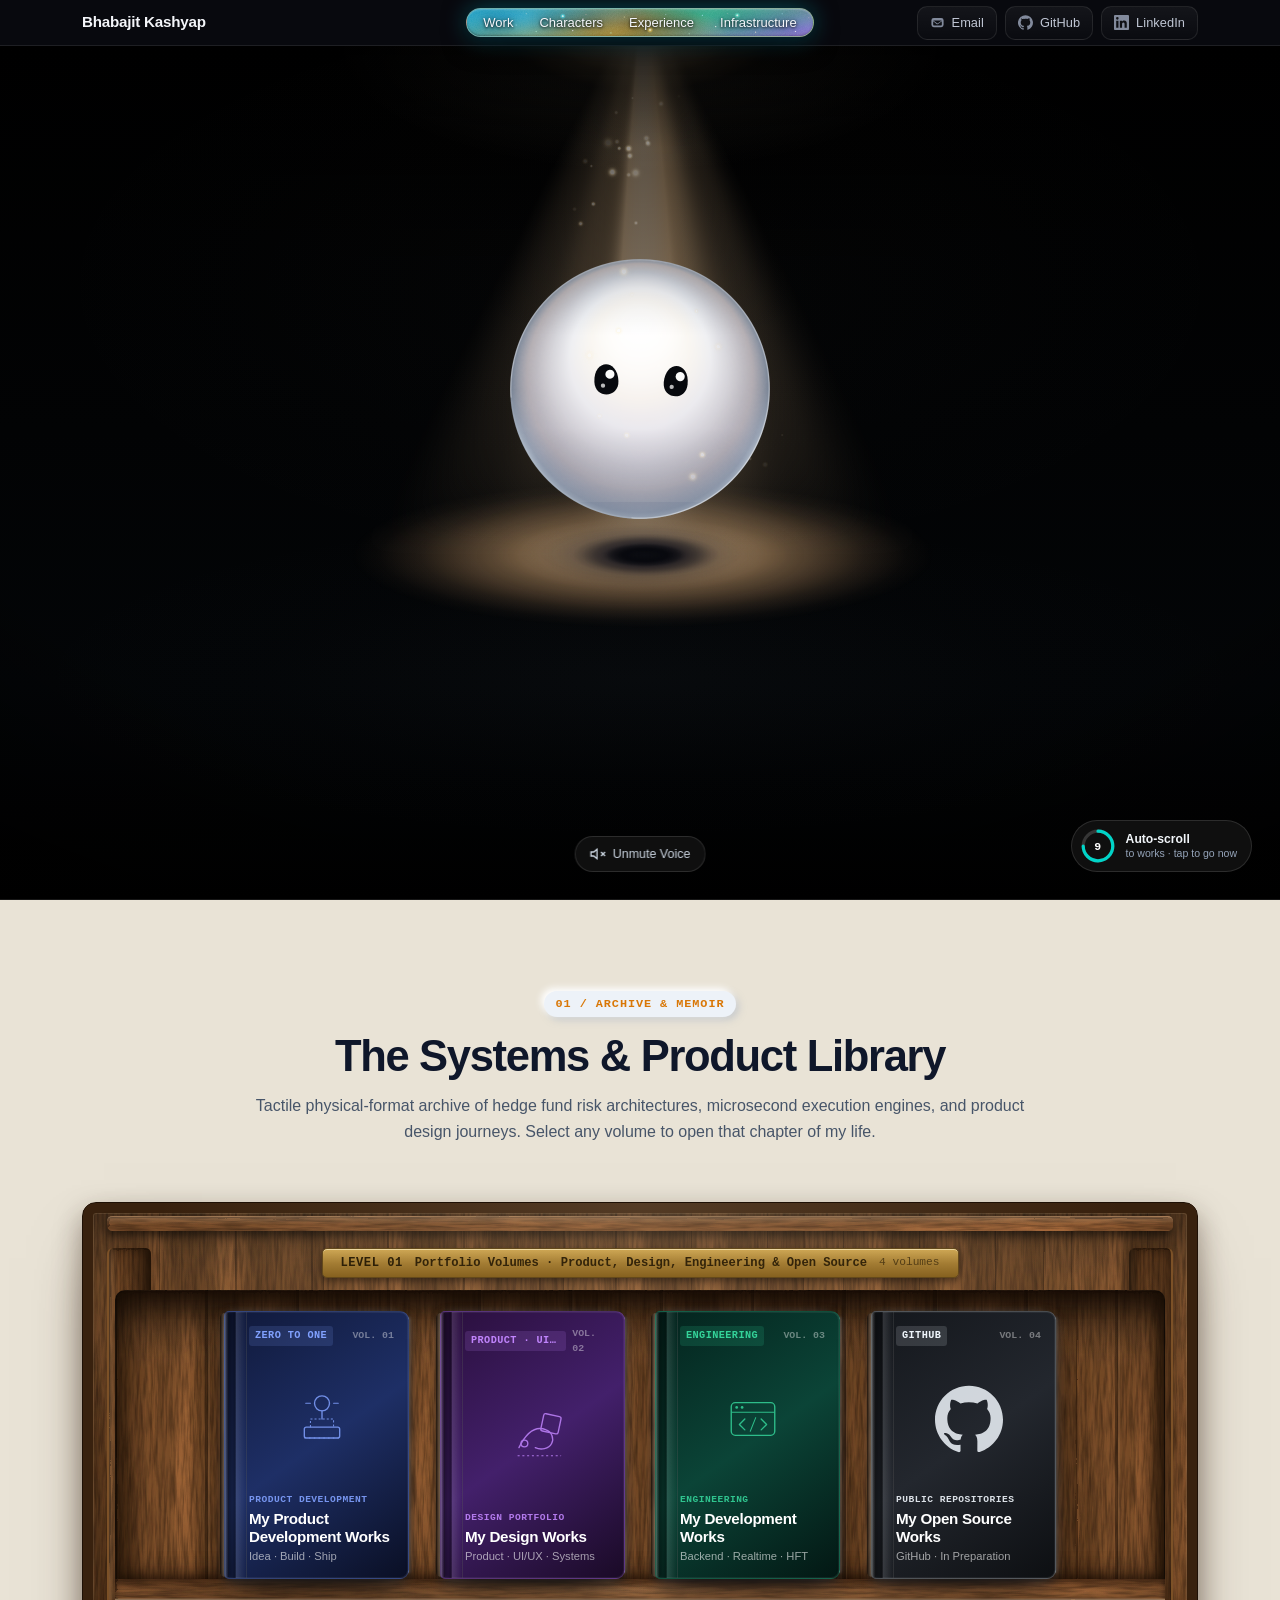
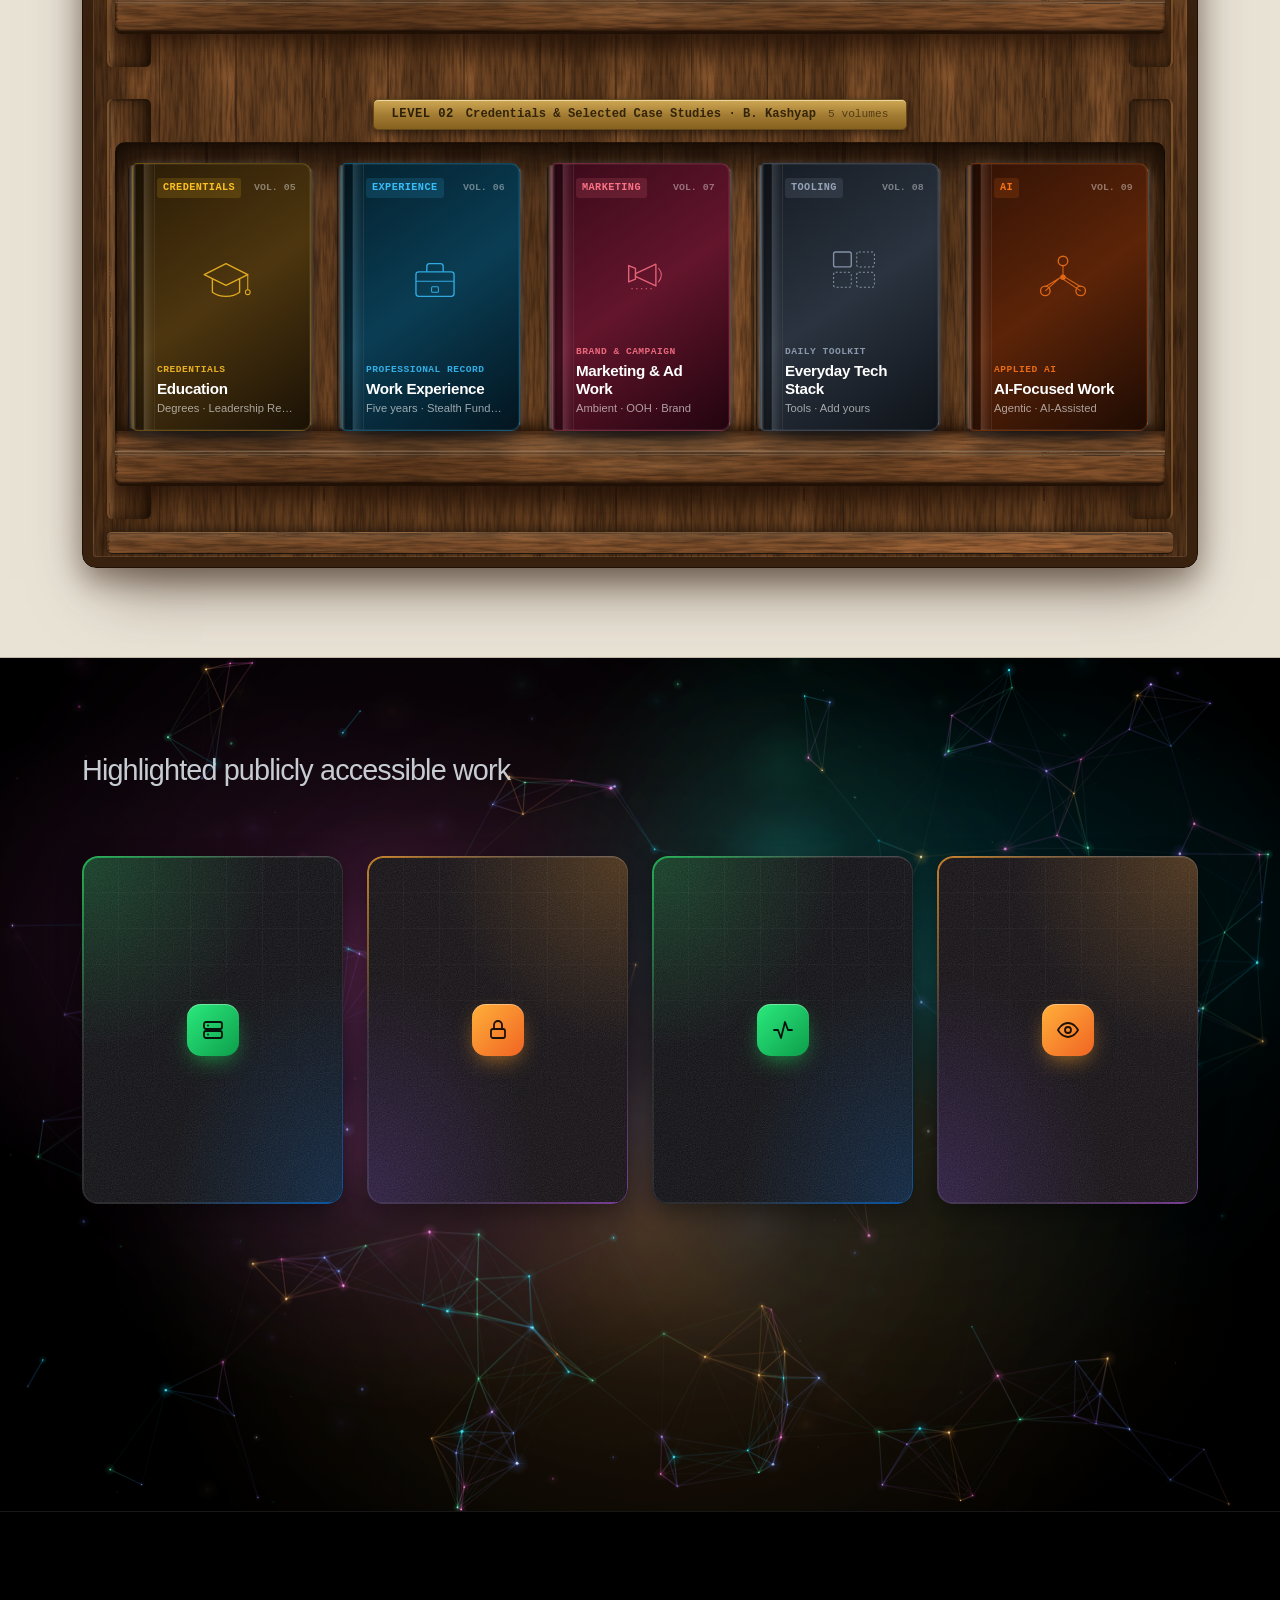
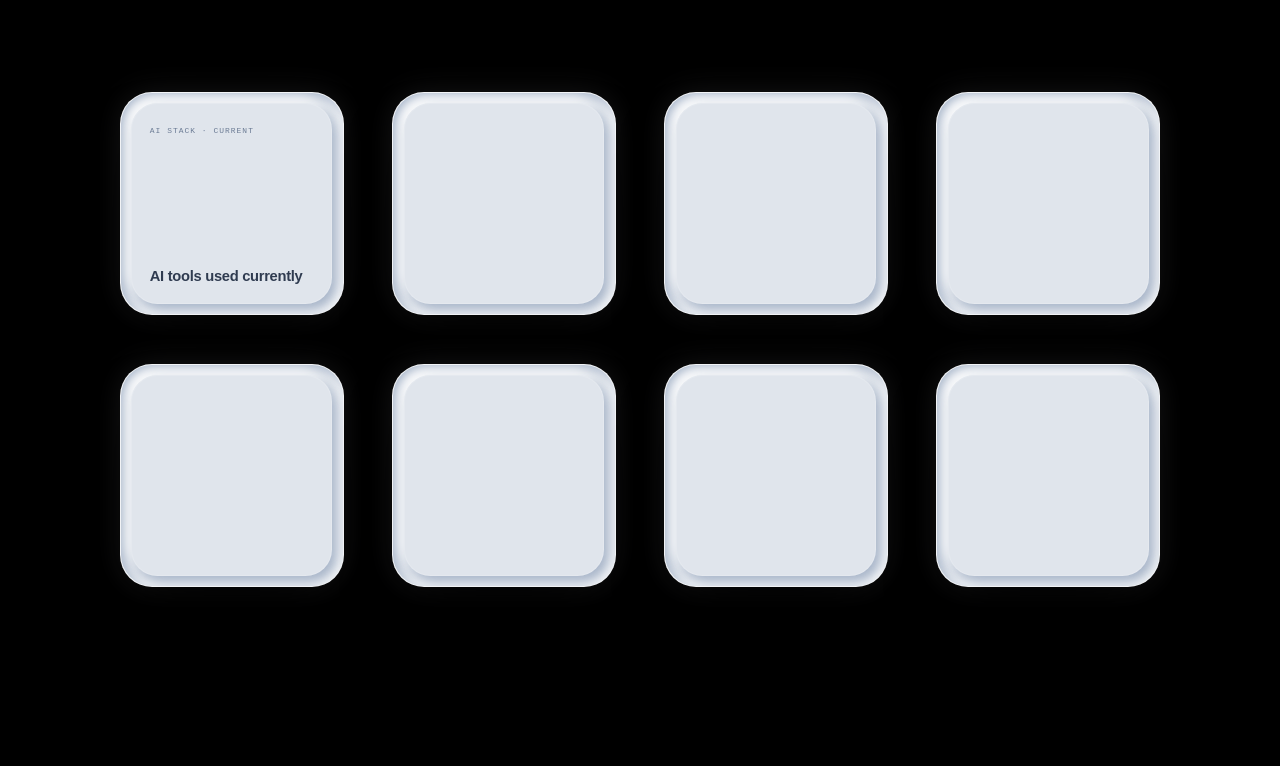
<file: index.html>
<!DOCTYPE html>
<html lang="en" data-theme="dark">
<head>
  <meta charset="UTF-8">
  <meta name="viewport" content="width=device-width, initial-scale=1.0">
  <title>B. Kashyap — Product | Agentic AI Development</title>
  <meta name="description" content="Portfolio for B. Kashyap — Product and Agentic AI Development. Core Risk Management Engine and Genie 2.0 alpha generation at B. Singularity, and product/UI/UX at Imagine Planet Design.">
  <link rel="preconnect" href="https://fonts.googleapis.com">
  <link rel="preconnect" href="https://fonts.gstatic.com" crossorigin>
  <link rel="stylesheet" href="https://fonts.googleapis.com/css2?family=Share+Tech+Mono&display=swap">
  <link rel="stylesheet" href="assets/css/styles.css?v=68">
</head>
<body>
  <a class="skip-link" href="#main">Skip to content</a>

  <header class="site-header" data-od-id="site-header">
    <div class="container header-inner">
      <a class="brand" href="index.html" aria-label="Bhabajit Kashyap homepage">
        <span class="brand-name">Bhabajit Kashyap</span>
      </a>

      <nav class="site-nav" aria-label="Primary Navigation">
        <ul class="nav-capsule">
          <li><a class="nav-link" href="#work">Work</a></li>
          <li><a class="nav-link" href="#characters">Characters</a></li>
          <li><span class="nav-link nav-link--placeholder" title="Placeholder — coming soon">Experience</span></li>
          <li><a class="nav-link" href="#trust">Infrastructure</a></li>
        </ul>
      </nav>

      <div class="nav-actions">
        <button class="copy-email-btn" id="copy-email-btn" type="button" aria-label="Copy email address" title="Copy email address">
          <svg viewBox="0 0 24 24" fill="currentColor" fill-rule="evenodd" aria-hidden="true">
            <path d="M6 4.75h12A3.75 3.75 0 0 1 21.75 8.5v7.25A3.75 3.75 0 0 1 18 19.5H6a3.75 3.75 0 0 1-3.75-3.75V8.5A3.75 3.75 0 0 1 6 4.75Zm-.9 3.9 6.9 4.86 6.9-4.86H5.1Zm13.8 1.43-6.42 4.52a1.4 1.4 0 0 1-1.56 0L5.1 10.08v5.67c0 .55.45 1 1 1h11.8c.55 0 1-.45 1-1v-5.67Z"/>
          </svg>
          <span>Email</span>
        </button>

        <a class="copy-email-btn" href="https://github.com/kashyapgithub" target="_blank" rel="noopener noreferrer" aria-label="GitHub Profile (@kashyapgithub)" title="GitHub Profile">
          <svg viewBox="0 0 24 24" fill="currentColor" aria-hidden="true">
            <path d="M12 .3a12 12 0 0 0-3.79 23.4c.6.1.82-.26.82-.58v-2.2c-3.34.72-4.04-1.44-4.04-1.44-.55-1.4-1.34-1.77-1.34-1.77-1.09-.75.08-.73.08-.73 1.2.08 1.84 1.23 1.84 1.23 1.07 1.84 2.81 1.31 3.5 1 .1-.78.42-1.31.76-1.61-2.67-.3-5.47-1.33-5.47-5.93 0-1.31.47-2.38 1.24-3.22-.13-.3-.54-1.52.1-3.17 0 0 1-.32 3.3 1.23a11.5 11.5 0 0 1 3-.4c1.02 0 2.04.14 3 .4 2.28-1.55 3.28-1.23 3.28-1.23.64 1.65.24 2.87.12 3.17.77.84 1.23 1.91 1.23 3.22 0 4.61-2.8 5.62-5.48 5.92.43.36.81 1.1.81 2.22v3.29c0 .32.22.69.83.57A12 12 0 0 0 12 .3Z"/>
          </svg>
          <span>GitHub</span>
        </a>

        <a class="copy-email-btn" href="https://www.linkedin.com/in/bkashyap07" target="_blank" rel="noopener noreferrer" aria-label="LinkedIn Profile" title="LinkedIn Profile">
          <svg viewBox="0 0 24 24" fill="currentColor" aria-hidden="true">
            <path d="M20.45 20.45h-3.56v-5.57c0-1.33-.02-3.03-1.85-3.03-1.85 0-2.13 1.44-2.13 2.94v5.66H9.35V9h3.41v1.56h.05c.47-.9 1.63-1.85 3.37-1.85 3.6 0 4.27 2.37 4.27 5.46v6.28ZM5.34 7.43a2.06 2.06 0 1 1 0-4.12 2.06 2.06 0 0 1 0 4.12Zm1.78 13.02H3.55V9h3.57v11.45ZM22.22 0H1.77C.79 0 0 .77 0 1.73v20.54C0 23.23.79 24 1.77 24h20.45c.98 0 1.78-.77 1.78-1.73V1.73C24 .77 23.2 0 22.22 0Z"/>
          </svg>
          <span>LinkedIn</span>
        </a>
      </div>
    </div>
  </header>

  <main id="main">

    <!-- ============ Hero: Grok 3D Bot Experience ============ -->
    <section class="hero hero--grok" data-od-id="hero" id="hero">
      <canvas id="grok-bot-canvas" aria-label="Interactive 3D Sphere Bot Character"></canvas>
      
      <!-- Dynamic Mouth-Emerging Dialogue & Thought Bubble -->
      <div class="bot-mouth-bubble-wrap" id="bot-bubble-wrap" aria-live="polite">
        <div class="bot-mouth-bubble" id="bot-mouth-bubble">
          <div class="bubble-stem" id="bubble-stem" aria-hidden="true"></div>
          <div class="bubble-inner" id="bubble-inner">
            <!-- Dynamically populated: thinking effect vs spoken dialogue -->
          </div>
        </div>
      </div>

      <!-- Minimalist Bottom Dock: Sound Toggle -->
      <div class="hero-bot-dock" role="toolbar" aria-label="Bot interaction controls">
        <button type="button" class="bot-sound-btn" id="bot-sound-btn" aria-label="Enable bot voice (currently muted)" title="Enable bot voice">
          <span class="sound-icon-wrap" aria-hidden="true">
            <svg class="icon-speaker-muted" viewBox="0 0 24 24" width="16" height="16" fill="none" stroke="currentColor" stroke-width="2">
              <polygon points="11 5 6 9 2 9 2 15 6 15 11 19 11 5"/>
              <line x1="23" y1="9" x2="17" y2="15"/>
              <line x1="17" y1="9" x2="23" y2="15"/>
            </svg>
            <svg class="icon-speaker-on" viewBox="0 0 24 24" width="16" height="16" fill="none" stroke="currentColor" stroke-width="2" style="display:none;">
              <polygon points="11 5 6 9 2 9 2 15 6 15 11 19 11 5"/>
              <path d="M15.54 8.46a5 5 0 0 1 0 7.07"/>
              <path d="M19.07 4.93a10 10 0 0 1 0 14.14"/>
            </svg>
          </span>
          <span class="sound-label" id="sound-label">Unmute Voice</span>
        </button>
      </div>

      <!-- Auto-Scroll Countdown: pinned to hero corner, always visible while hero is in view -->
      <button type="button" class="hero-scroll-timer" id="hero-scroll-timer" aria-label="Auto-scrolling to works shortly. Activate to scroll now.">
        <span class="scroll-timer-ring" aria-hidden="true">
          <svg viewBox="0 0 28 28" width="26" height="26">
            <circle cx="14" cy="14" r="11.5" fill="none" stroke="rgba(255,255,255,0.16)" stroke-width="2.5"/>
            <circle class="scroll-timer-arc" id="scroll-timer-arc" cx="14" cy="14" r="11.5" fill="none" stroke="#00d4c8" stroke-width="2.5" stroke-linecap="round" stroke-dasharray="72.26" stroke-dashoffset="0" transform="rotate(-90 14 14)"/>
          </svg>
          <span class="scroll-timer-count" id="scroll-timer-count">10</span>
        </span>
        <span class="scroll-timer-text">
          <span class="scroll-timer-title" id="scroll-timer-title">Auto-scroll</span>
          <span class="scroll-timer-sub">to works &middot; tap to go now</span>
        </span>
      </button>
    </section>

    <!-- ============ The Systems & Product Bookshelf (Second Page) ============ -->
    <section class="section bookshelf-section" id="work" data-od-id="bookshelf-section" data-rank="1">
      <div class="container">
        <div class="section-head text-center bookshelf-head">
          <span class="eyebrow">01 / ARCHIVE &amp; MEMOIR</span>
          <h2>The Systems &amp; Product Library</h2>
          <p class="lead">
            Tactile physical-format archive of hedge fund risk architectures, microsecond execution engines,
            and product design journeys. Select any volume to open that chapter of my life.
          </p>
        </div>

        <!-- Neumorphic Bookshelf Bay (Light Sculpted Canvas) -->
        <div class="bookshelf-stage neumorphic-stage" aria-label="Interactive 2-Level Neumorphic Bookshelf Showcase">
          <!-- Subtle Neumorphic Ambient Spotlight -->
          <div class="shelf-neumorphic-ambient" aria-hidden="true"></div>

          <!-- LEVEL 1: Core Systems & Execution Engines (4 books) -->
          <div class="shelf-level" data-level="1">
            <div class="shelf-level-header">
              <span class="shelf-level-tag">LEVEL 01</span>
              <span class="shelf-level-title">Portfolio Volumes &middot; Product, Design, Engineering &amp; Open Source</span>
              <span class="shelf-level-count">4 volumes</span>
            </div>

            <div class="shelf-books-row">
<!-- Book 1: My Product Development Works -->
              <article class="book-card book-card--product" data-book-id="product" tabindex="0" role="button" aria-haspopup="dialog" aria-label="Open Volume 01: My Product Development Works">
                <div class="book-contact-shadow" aria-hidden="true"></div>
                <div class="book-spine-joint" aria-hidden="true"></div>
                <div class="book-inside" aria-hidden="true">
                  <div class="book-page-base">
                    <div class="page-gutter-shadow"></div>
                    <div class="page-cover-shadow"></div>
                    <div class="page-header-line">
                      <span class="page-vol">VOL. 01</span>
                      <span class="page-year">2019–2026</span>
                    </div>
                    <div class="page-chapter-label">ZERO TO ONE</div>
                    <h4 class="page-title">Product Dev</h4>
                    <div class="page-rule-ornament">
                      <span></span><i>✦</i><span></span>
                    </div>
                    <div class="page-preview-lines">
                      <div class="page-line w-90"></div>
                      <div class="page-line w-75"></div>
                      <div class="page-line w-85"></div>
                      <div class="page-line w-60"></div>
                    </div>
                    <div class="page-footer-tag">IDEA &middot; BUILD &middot; SHIP</div>
                  </div>
                  <div class="book-page-leaf">
                    <div class="page-gutter-shadow"></div>
                    <div class="page-leaf-content">
                      <div class="page-line w-70"></div>
                      <div class="page-line w-50"></div>
                    </div>
                  </div>
                  <div class="book-edges"></div>
                </div>
                <div class="book-cover">
                  <div class="book-cover-front">
                    <div class="book-spine-crease" aria-hidden="true"></div>
                    <div class="book-cover-glare" aria-hidden="true"></div>
                    <div class="book-content">
                      <div class="book-badge-row">
                        <span class="book-tag">ZERO TO ONE</span>
                        <span class="book-vol">VOL. 01</span>
                      </div>
                      <div class="book-visual book-visual--product" aria-hidden="true">
                        <svg viewBox="0 0 100 100" class="book-glyph" fill="none" stroke="currentColor">
                          <rect x="24" y="62" width="52" height="16" rx="3" stroke-width="2"/>
                          <path d="M33 62 L33 50 L67 50 L67 62" stroke-width="1.5" stroke-dasharray="3 3"/>
                          <circle cx="50" cy="27" r="11" stroke-width="2"/>
                          <path d="M50 38 L50 50" stroke-width="2" stroke-linecap="round"/>
                          <path d="M26 27 L33 27 M67 27 L74 27" stroke-width="1.5" stroke-linecap="round"/>
                          <path d="M24 78 L76 78" stroke-width="1.5" stroke-dasharray="2 5"/>
                        </svg>
                      </div>
                      <div class="book-meta">
                        <span class="book-series">PRODUCT DEVELOPMENT</span>
                        <h3 class="book-name">My Product Development Works</h3>
                        <p class="book-context">Idea &middot; Build &middot; Ship</p>
                      </div>
                    </div>
                  </div>
                  <div class="book-cover-back" aria-hidden="true">
                    <div class="endpaper-texture"></div>
                    <div class="endpaper-plate">
                      <div class="endpaper-seal">✦</div>
                      <div class="endpaper-title">PRODUCT ARCHIVE</div>
                      <div class="endpaper-author">B. KASHYAP</div>
                      <div class="endpaper-num">VOL. 01 / 09</div>
                    </div>
                    <div class="endpaper-inner-hinge"></div>
                  </div>
                </div>
              </article>

<!-- Book 2: My Design Works -->
              <article class="book-card book-card--design" data-book-id="design" tabindex="0" role="button" aria-haspopup="dialog" aria-label="Open Volume 02: My Design Works">
                <div class="book-contact-shadow" aria-hidden="true"></div>
                <div class="book-spine-joint" aria-hidden="true"></div>
                <div class="book-inside" aria-hidden="true">
                  <div class="book-page-base">
                    <div class="page-gutter-shadow"></div>
                    <div class="page-cover-shadow"></div>
                    <div class="page-header-line">
                      <span class="page-vol">VOL. 02</span>
                      <span class="page-year">2019–2026</span>
                    </div>
                    <div class="page-chapter-label">SELECTED WORKS</div>
                    <h4 class="page-title">Design Works</h4>
                    <div class="page-rule-ornament">
                      <span></span><i>✦</i><span></span>
                    </div>
                    <div class="page-preview-lines">
                      <div class="page-line w-90"></div>
                      <div class="page-line w-75"></div>
                      <div class="page-line w-85"></div>
                      <div class="page-line w-60"></div>
                    </div>
                    <div class="page-footer-tag">PRODUCT &middot; UI/UX &middot; SYSTEMS</div>
                  </div>
                  <div class="book-page-leaf">
                    <div class="page-gutter-shadow"></div>
                    <div class="page-leaf-content">
                      <div class="page-line w-70"></div>
                      <div class="page-line w-50"></div>
                    </div>
                  </div>
                  <div class="book-edges"></div>
                </div>
                <div class="book-cover">
                  <div class="book-cover-front">
                    <div class="book-spine-crease" aria-hidden="true"></div>
                    <div class="book-cover-glare" aria-hidden="true"></div>
                    <div class="book-content">
                      <div class="book-badge-row">
                        <span class="book-tag">PRODUCT &middot; UI/UX</span>
                        <span class="book-vol">VOL. 02</span>
                      </div>
                      <div class="book-visual book-visual--design" aria-hidden="true">
                        <svg viewBox="0 0 100 100" class="book-glyph" fill="none" stroke="currentColor">
                          <path d="M22 70 C34 46, 48 38, 62 44 C70 47, 74 56, 70 64 C66 72, 54 74, 46 70" stroke-width="2" stroke-linecap="round"/>
                          <circle cx="30" cy="64" r="5" stroke-width="2"/>
                          <rect x="56" y="22" width="26" height="26" rx="3" stroke-width="2" transform="rotate(12 69 35)"/>
                          <path d="M20 82 L84 82" stroke-width="1.5" stroke-dasharray="3 4"/>
                        </svg>
                      </div>
                      <div class="book-meta">
                        <span class="book-series">DESIGN PORTFOLIO</span>
                        <h3 class="book-name">My Design Works</h3>
                        <p class="book-context">Product &middot; UI/UX &middot; Systems</p>
                      </div>
                    </div>
                  </div>
                  <div class="book-cover-back" aria-hidden="true">
                    <div class="endpaper-texture"></div>
                    <div class="endpaper-plate">
                      <div class="endpaper-seal">✦</div>
                      <div class="endpaper-title">PORTFOLIO ARCHIVE</div>
                      <div class="endpaper-author">B. KASHYAP</div>
                      <div class="endpaper-num">VOL. 02 / 09</div>
                    </div>
                    <div class="endpaper-inner-hinge"></div>
                  </div>
                </div>
              </article>

<!-- Book 3: My Development Works -->
              <article class="book-card book-card--development" data-book-id="development" tabindex="0" role="button" aria-haspopup="dialog" aria-label="Open Volume 03: My Development Works">
                <div class="book-contact-shadow" aria-hidden="true"></div>
                <div class="book-spine-joint" aria-hidden="true"></div>
                <div class="book-inside" aria-hidden="true">
                  <div class="book-page-base">
                    <div class="page-gutter-shadow"></div>
                    <div class="page-cover-shadow"></div>
                    <div class="page-header-line">
                      <span class="page-vol">VOL. 03</span>
                      <span class="page-year">2021–2026</span>
                    </div>
                    <div class="page-chapter-label">SELECTED WORKS</div>
                    <h4 class="page-title">Development</h4>
                    <div class="page-rule-ornament">
                      <span></span><i>✦</i><span></span>
                    </div>
                    <div class="page-preview-lines">
                      <div class="page-line w-90"></div>
                      <div class="page-line w-75"></div>
                      <div class="page-line w-85"></div>
                      <div class="page-line w-60"></div>
                    </div>
                    <div class="page-footer-tag">BACKEND &middot; REALTIME &middot; HFT</div>
                  </div>
                  <div class="book-page-leaf">
                    <div class="page-gutter-shadow"></div>
                    <div class="page-leaf-content">
                      <div class="page-line w-70"></div>
                      <div class="page-line w-50"></div>
                    </div>
                  </div>
                  <div class="book-edges"></div>
                </div>
                <div class="book-cover">
                  <div class="book-cover-front">
                    <div class="book-spine-crease" aria-hidden="true"></div>
                    <div class="book-cover-glare" aria-hidden="true"></div>
                    <div class="book-content">
                      <div class="book-badge-row">
                        <span class="book-tag">ENGINEERING</span>
                        <span class="book-vol">VOL. 03</span>
                      </div>
                      <div class="book-visual book-visual--development" aria-hidden="true">
                        <svg viewBox="0 0 100 100" class="book-glyph" fill="none" stroke="currentColor">
                          <rect x="18" y="26" width="64" height="48" rx="6" stroke-width="2"/>
                          <path d="M18 40 L82 40" stroke-width="1.5"/>
                          <circle cx="26" cy="33" r="2" fill="currentColor" stroke="none"/>
                          <circle cx="34" cy="33" r="2" fill="currentColor" stroke="none"/>
                          <path d="M38 50 L30 58 L38 66" stroke-width="2" stroke-linecap="round" stroke-linejoin="round"/>
                          <path d="M62 50 L70 58 L62 66" stroke-width="2" stroke-linecap="round" stroke-linejoin="round"/>
                          <path d="M54 48 L46 68" stroke-width="1.5" stroke-linecap="round"/>
                        </svg>
                      </div>
                      <div class="book-meta">
                        <span class="book-series">ENGINEERING</span>
                        <h3 class="book-name">My Development Works</h3>
                        <p class="book-context">Backend &middot; Realtime &middot; HFT</p>
                      </div>
                    </div>
                  </div>
                  <div class="book-cover-back" aria-hidden="true">
                    <div class="endpaper-texture"></div>
                    <div class="endpaper-plate">
                      <div class="endpaper-seal">✦</div>
                      <div class="endpaper-title">SYSTEMS ARCHIVE</div>
                      <div class="endpaper-author">B. KASHYAP</div>
                      <div class="endpaper-num">VOL. 03 / 09</div>
                    </div>
                    <div class="endpaper-inner-hinge"></div>
                  </div>
                </div>
              </article>

<!-- Book 4: My Open Source Works -->
              <article class="book-card book-card--opensource" data-book-id="opensource" tabindex="0" role="button" aria-haspopup="dialog" aria-label="Open Volume 04: My Open Source Works">
                <div class="book-contact-shadow" aria-hidden="true"></div>
                <div class="book-spine-joint" aria-hidden="true"></div>
                <div class="book-inside" aria-hidden="true">
                  <div class="book-page-base">
                    <div class="page-gutter-shadow"></div>
                    <div class="page-cover-shadow"></div>
                    <div class="page-header-line">
                      <span class="page-vol">VOL. 04</span>
                      <span class="page-year">COMING SOON</span>
                    </div>
                    <div class="page-chapter-label">PUBLIC REPOSITORIES</div>
                    <h4 class="page-title">Open Source</h4>
                    <div class="page-rule-ornament">
                      <span></span><i>✦</i><span></span>
                    </div>
                    <div class="page-preview-lines">
                      <div class="page-line w-90"></div>
                      <div class="page-line w-75"></div>
                      <div class="page-line w-85"></div>
                      <div class="page-line w-60"></div>
                    </div>
                    <div class="page-footer-tag">GITHUB &middot; IN PREPARATION</div>
                  </div>
                  <div class="book-page-leaf">
                    <div class="page-gutter-shadow"></div>
                    <div class="page-leaf-content">
                      <div class="page-line w-70"></div>
                      <div class="page-line w-50"></div>
                    </div>
                  </div>
                  <div class="book-edges"></div>
                </div>
                <div class="book-cover">
                  <div class="book-cover-front">
                    <div class="book-spine-crease" aria-hidden="true"></div>
                    <div class="book-cover-glare" aria-hidden="true"></div>
                    <div class="book-content">
                      <div class="book-badge-row">
                        <span class="book-tag">GITHUB</span>
                        <span class="book-vol">VOL. 04</span>
                      </div>
                      <div class="book-visual book-visual--opensource" aria-hidden="true">
                        <svg viewBox="0 0 24 24" class="book-glyph" fill="currentColor" stroke="none">
                          <path d="M12 .297c-6.63 0-12 5.373-12 12 0 5.303 3.438 9.8 8.205 11.385.6.113.82-.258.82-.577 0-.285-.01-1.04-.015-2.04-3.338.724-4.042-1.61-4.042-1.61C4.422 18.07 3.633 17.7 3.633 17.7c-1.087-.744.084-.729.084-.729 1.205.084 1.838 1.236 1.838 1.236 1.07 1.835 2.809 1.305 3.495.998.108-.776.417-1.305.76-1.605-2.665-.3-5.466-1.332-5.466-5.93 0-1.31.465-2.38 1.235-3.22-.135-.303-.54-1.523.105-3.176 0 0 1.005-.322 3.3 1.23a11.5 11.5 0 0 1 3-.405c1.02.006 2.04.138 3 .405 2.28-1.552 3.285-1.23 3.285-1.23.645 1.653.24 2.873.12 3.176.765.84 1.23 1.91 1.23 3.22 0 4.61-2.805 5.625-5.475 5.92.42.36.81 1.096.81 2.22 0 1.606-.015 2.896-.015 3.286 0 .315.21.69.825.57C20.565 22.092 24 17.592 24 12.297c0-6.627-5.373-12-12-12"/>
                        </svg>
                      </div>
                      <div class="book-meta">
                        <span class="book-series">PUBLIC REPOSITORIES</span>
                        <h3 class="book-name">My Open Source Works</h3>
                        <p class="book-context">GitHub &middot; In Preparation</p>
                      </div>
                    </div>
                  </div>
                  <div class="book-cover-back" aria-hidden="true">
                    <div class="endpaper-texture"></div>
                    <div class="endpaper-plate">
                      <div class="endpaper-seal">✦</div>
                      <div class="endpaper-title">PUBLIC ARCHIVE</div>
                      <div class="endpaper-author">B. KASHYAP</div>
                      <div class="endpaper-num">VOL. 04 / 09</div>
                    </div>
                    <div class="endpaper-inner-hinge"></div>
                  </div>
                </div>
              </article>
            </div>

            <!-- Neumorphic Shelf Plank Level 1 -->
            <div class="shelf-plank shelf-plank--neumorphic" aria-hidden="true">
              <div class="shelf-surface"></div>
              <div class="shelf-bevel"></div>
              <div class="shelf-front"></div>
              <div class="shelf-cast-shadow"></div>
            </div>
          </div>

          <!-- LEVEL 2: Credentials & Selected Case Studies (5 books) -->
          <div class="shelf-level" data-level="2">
            <div class="shelf-level-header">
              <span class="shelf-level-tag">LEVEL 02</span>
              <span class="shelf-level-title">Credentials &amp; Selected Case Studies &middot; B. Kashyap</span>
              <span class="shelf-level-count">5 volumes</span>
            </div>

            <div class="shelf-books-row">
<!-- Book 5: Education -->
              <article class="book-card book-card--education" data-book-id="education" tabindex="0" role="button" aria-haspopup="dialog" aria-label="Open Volume 05: Education">
                <div class="book-contact-shadow" aria-hidden="true"></div>
                <div class="book-spine-joint" aria-hidden="true"></div>
                <div class="book-inside" aria-hidden="true">
                  <div class="book-page-base">
                    <div class="page-gutter-shadow"></div>
                    <div class="page-cover-shadow"></div>
                    <div class="page-header-line">
                      <span class="page-vol">VOL. 05</span>
                      <span class="page-year">2015–2026</span>
                    </div>
                    <div class="page-chapter-label">CREDENTIALS</div>
                    <h4 class="page-title">Education</h4>
                    <div class="page-rule-ornament">
                      <span></span><i>✦</i><span></span>
                    </div>
                    <div class="page-preview-lines">
                      <div class="page-line w-90"></div>
                      <div class="page-line w-75"></div>
                      <div class="page-line w-85"></div>
                      <div class="page-line w-60"></div>
                    </div>
                    <div class="page-footer-tag">DEGREES &middot; LEADERSHIP REVIEW</div>
                  </div>
                  <div class="book-page-leaf">
                    <div class="page-gutter-shadow"></div>
                    <div class="page-leaf-content">
                      <div class="page-line w-70"></div>
                      <div class="page-line w-50"></div>
                    </div>
                  </div>
                  <div class="book-edges"></div>
                </div>
                <div class="book-cover">
                  <div class="book-cover-front">
                    <div class="book-spine-crease" aria-hidden="true"></div>
                    <div class="book-cover-glare" aria-hidden="true"></div>
                    <div class="book-content">
                      <div class="book-badge-row">
                        <span class="book-tag">CREDENTIALS</span>
                        <span class="book-vol">VOL. 05</span>
                      </div>
                      <div class="book-visual book-visual--education" aria-hidden="true">
                        <svg viewBox="0 0 100 100" class="book-glyph" fill="none" stroke="currentColor">
                          <path d="M50 26 L82 42 L50 58 L18 42 Z" stroke-width="2" stroke-linejoin="round"/>
                          <path d="M30 48 L30 68 C30 68, 38 74, 50 74 C62 74, 70 68, 70 68 L70 48" stroke-width="2" stroke-linecap="round"/>
                          <path d="M82 42 L82 64" stroke-width="1.5" stroke-linecap="round"/>
                          <circle cx="82" cy="68" r="3.5" stroke-width="1.5"/>
                        </svg>
                      </div>
                      <div class="book-meta">
                        <span class="book-series">CREDENTIALS</span>
                        <h3 class="book-name">Education</h3>
                        <p class="book-context">Degrees &middot; Leadership Review</p>
                      </div>
                    </div>
                  </div>
                  <div class="book-cover-back" aria-hidden="true">
                    <div class="endpaper-texture"></div>
                    <div class="endpaper-plate">
                      <div class="endpaper-seal">✦</div>
                      <div class="endpaper-title">ACADEMIC RECORD</div>
                      <div class="endpaper-author">B. KASHYAP</div>
                      <div class="endpaper-num">VOL. 05 / 09</div>
                    </div>
                    <div class="endpaper-inner-hinge"></div>
                  </div>
                </div>
              </article>

<!-- Book 6: Work Experience -->
              <article class="book-card book-card--experience" data-book-id="experience" tabindex="0" role="button" aria-haspopup="dialog" aria-label="Open Volume 06: Work Experience">
                <div class="book-contact-shadow" aria-hidden="true"></div>
                <div class="book-spine-joint" aria-hidden="true"></div>
                <div class="book-inside" aria-hidden="true">
                  <div class="book-page-base">
                    <div class="page-gutter-shadow"></div>
                    <div class="page-cover-shadow"></div>
                    <div class="page-header-line">
                      <span class="page-vol">VOL. 06</span>
                      <span class="page-year">2021–2026</span>
                    </div>
                    <div class="page-chapter-label">PROFESSIONAL RECORD</div>
                    <h4 class="page-title">Experience</h4>
                    <div class="page-rule-ornament">
                      <span></span><i>✦</i><span></span>
                    </div>
                    <div class="page-preview-lines">
                      <div class="page-line w-90"></div>
                      <div class="page-line w-75"></div>
                      <div class="page-line w-80"></div>
                      <div class="page-line w-60"></div>
                    </div>
                    <div class="page-footer-tag">B. SINGULARITY &middot; IMAGINE PLANET</div>
                  </div>
                  <div class="book-page-leaf">
                    <div class="page-gutter-shadow"></div>
                    <div class="page-leaf-content">
                      <div class="page-line w-70"></div>
                      <div class="page-line w-45"></div>
                    </div>
                  </div>
                  <div class="book-edges"></div>
                </div>
                <div class="book-cover">
                  <div class="book-cover-front">
                    <div class="book-spine-crease" aria-hidden="true"></div>
                    <div class="book-cover-glare" aria-hidden="true"></div>
                    <div class="book-content">
                      <div class="book-badge-row">
                        <span class="book-tag">EXPERIENCE</span>
                        <span class="book-vol">VOL. 06</span>
                      </div>
                      <div class="book-visual book-visual--experience" aria-hidden="true">
                        <svg viewBox="0 0 100 100" class="book-glyph" fill="none" stroke="currentColor">
                          <rect x="22" y="38" width="56" height="36" rx="4" stroke-width="2"/>
                          <path d="M38 38 L38 30 Q38 26 42 26 L58 26 Q62 26 62 30 L62 38" stroke-width="2" stroke-linejoin="round"/>
                          <path d="M22 52 L78 52" stroke-width="1.5"/>
                          <rect x="45" y="60" width="10" height="8" rx="1.5" stroke-width="1.5"/>
                        </svg>
                      </div>
                      <div class="book-meta">
                        <span class="book-series">PROFESSIONAL RECORD</span>
                        <h3 class="book-name">Work Experience</h3>
                        <p class="book-context">Five years &middot; Stealth Fund &amp; Studio</p>
                      </div>
                    </div>
                  </div>
                  <div class="book-cover-back" aria-hidden="true">
                    <div class="endpaper-texture"></div>
                    <div class="endpaper-plate">
                      <div class="endpaper-seal">✦</div>
                      <div class="endpaper-title">EXPERIENCE ARCHIVE</div>
                      <div class="endpaper-author">B. KASHYAP</div>
                      <div class="endpaper-num">VOL. 06 / 09</div>
                    </div>
                    <div class="endpaper-inner-hinge"></div>
                  </div>
                </div>
              </article>

<!-- Book 7: Marketing & Ad -->
              <article class="book-card book-card--marketing" data-book-id="marketing" tabindex="0" role="button" aria-haspopup="dialog" aria-label="Open Volume 07: Marketing & Ad">
                <div class="book-contact-shadow" aria-hidden="true"></div>
                <div class="book-spine-joint" aria-hidden="true"></div>
                <div class="book-inside" aria-hidden="true">
                  <div class="book-page-base">
                    <div class="page-gutter-shadow"></div>
                    <div class="page-cover-shadow"></div>
                    <div class="page-header-line">
                      <span class="page-vol">VOL. 07</span>
                      <span class="page-year">2021–2026</span>
                    </div>
                    <div class="page-chapter-label">BRAND &amp; CAMPAIGN</div>
                    <h4 class="page-title">Marketing</h4>
                    <div class="page-rule-ornament">
                      <span></span><i>✦</i><span></span>
                    </div>
                    <div class="page-preview-lines">
                      <div class="page-line w-90"></div>
                      <div class="page-line w-75"></div>
                      <div class="page-line w-80"></div>
                      <div class="page-line w-60"></div>
                    </div>
                    <div class="page-footer-tag">FYERS &middot; CANDLESTICK CAMPAIGN</div>
                  </div>
                  <div class="book-page-leaf">
                    <div class="page-gutter-shadow"></div>
                    <div class="page-leaf-content">
                      <div class="page-line w-70"></div>
                      <div class="page-line w-45"></div>
                    </div>
                  </div>
                  <div class="book-edges"></div>
                </div>
                <div class="book-cover">
                  <div class="book-cover-front">
                    <div class="book-spine-crease" aria-hidden="true"></div>
                    <div class="book-cover-glare" aria-hidden="true"></div>
                    <div class="book-content">
                      <div class="book-badge-row">
                        <span class="book-tag">MARKETING</span>
                        <span class="book-vol">VOL. 07</span>
                      </div>
                      <div class="book-visual book-visual--marketing" aria-hidden="true">
                        <svg viewBox="0 0 100 100" class="book-glyph" fill="none" stroke="currentColor">
                          <path d="M26 42 L26 66 L36 62 L36 46 Z" stroke-width="2" stroke-linejoin="round"/>
                          <path d="M36 54 L66 40 L66 72 L36 58 Z" stroke-width="2" stroke-linejoin="round"/>
                          <path d="M70 46 Q78 56 70 66" stroke-width="1.5" stroke-linecap="round"/>
                          <path d="M30 76 L60 76" stroke-width="1.5" stroke-dasharray="2 5"/>
                        </svg>
                      </div>
                      <div class="book-meta">
                        <span class="book-series">BRAND &amp; CAMPAIGN</span>
                        <h3 class="book-name">Marketing &amp; Ad Work</h3>
                        <p class="book-context">Ambient &middot; OOH &middot; Brand</p>
                      </div>
                    </div>
                  </div>
                  <div class="book-cover-back" aria-hidden="true">
                    <div class="endpaper-texture"></div>
                    <div class="endpaper-plate">
                      <div class="endpaper-seal">✦</div>
                      <div class="endpaper-title">BRAND ARCHIVE</div>
                      <div class="endpaper-author">B. KASHYAP</div>
                      <div class="endpaper-num">VOL. 07 / 09</div>
                    </div>
                    <div class="endpaper-inner-hinge"></div>
                  </div>
                </div>
              </article>

<!-- Book 8: Tech Tools -->
              <article class="book-card book-card--tools" data-book-id="tools" tabindex="0" role="button" aria-haspopup="dialog" aria-label="Open Volume 08: Everyday Tech Stack">
                <div class="book-contact-shadow" aria-hidden="true"></div>
                <div class="book-spine-joint" aria-hidden="true"></div>
                <div class="book-inside" aria-hidden="true">
                  <div class="book-page-base">
                    <div class="page-gutter-shadow"></div>
                    <div class="page-cover-shadow"></div>
                    <div class="page-header-line">
                      <span class="page-vol">VOL. 08</span>
                      <span class="page-year">IN PROGRESS</span>
                    </div>
                    <div class="page-chapter-label">DAILY TOOLKIT</div>
                    <h4 class="page-title">Tech Stack</h4>
                    <div class="page-rule-ornament">
                      <span></span><i>✦</i><span></span>
                    </div>
                    <div class="page-preview-lines">
                      <div class="page-line w-90"></div>
                      <div class="page-line w-75"></div>
                      <div class="page-line w-80"></div>
                      <div class="page-line w-60"></div>
                    </div>
                    <div class="page-footer-tag">TO BE COMPLETED</div>
                  </div>
                  <div class="book-page-leaf">
                    <div class="page-gutter-shadow"></div>
                    <div class="page-leaf-content">
                      <div class="page-line w-70"></div>
                      <div class="page-line w-45"></div>
                    </div>
                  </div>
                  <div class="book-edges"></div>
                </div>
                <div class="book-cover">
                  <div class="book-cover-front">
                    <div class="book-spine-crease" aria-hidden="true"></div>
                    <div class="book-cover-glare" aria-hidden="true"></div>
                    <div class="book-content">
                      <div class="book-badge-row">
                        <span class="book-tag">TOOLING</span>
                        <span class="book-vol">VOL. 08</span>
                      </div>
                      <div class="book-visual book-visual--tools" aria-hidden="true">
                        <svg viewBox="0 0 100 100" class="book-glyph" fill="none" stroke="currentColor">
                          <rect x="20" y="22" width="26" height="22" rx="3" stroke-width="2"/>
                          <rect x="54" y="22" width="26" height="22" rx="3" stroke-width="1.5" stroke-dasharray="3 3"/>
                          <rect x="20" y="52" width="26" height="22" rx="3" stroke-width="1.5" stroke-dasharray="3 3"/>
                          <rect x="54" y="52" width="26" height="22" rx="3" stroke-width="1.5" stroke-dasharray="3 3"/>
                        </svg>
                      </div>
                      <div class="book-meta">
                        <span class="book-series">DAILY TOOLKIT</span>
                        <h3 class="book-name">Everyday Tech Stack</h3>
                        <p class="book-context">Tools &middot; Add yours</p>
                      </div>
                    </div>
                  </div>
                  <div class="book-cover-back" aria-hidden="true">
                    <div class="endpaper-texture"></div>
                    <div class="endpaper-plate">
                      <div class="endpaper-seal">✦</div>
                      <div class="endpaper-title">TOOLKIT ARCHIVE</div>
                      <div class="endpaper-author">B. KASHYAP</div>
                      <div class="endpaper-num">VOL. 08 / 09</div>
                    </div>
                    <div class="endpaper-inner-hinge"></div>
                  </div>
                </div>
              </article>

<!-- Book 9: AI Focus -->
              <article class="book-card book-card--ai" data-book-id="ai" tabindex="0" role="button" aria-haspopup="dialog" aria-label="Open Volume 09: AI-Focused Work">
                <div class="book-contact-shadow" aria-hidden="true"></div>
                <div class="book-spine-joint" aria-hidden="true"></div>
                <div class="book-inside" aria-hidden="true">
                  <div class="book-page-base">
                    <div class="page-gutter-shadow"></div>
                    <div class="page-cover-shadow"></div>
                    <div class="page-header-line">
                      <span class="page-vol">VOL. 09</span>
                      <span class="page-year">2021–2026</span>
                    </div>
                    <div class="page-chapter-label">APPLIED AI</div>
                    <h4 class="page-title">AI Work</h4>
                    <div class="page-rule-ornament">
                      <span></span><i>✦</i><span></span>
                    </div>
                    <div class="page-preview-lines">
                      <div class="page-line w-90"></div>
                      <div class="page-line w-75"></div>
                      <div class="page-line w-80"></div>
                      <div class="page-line w-60"></div>
                    </div>
                    <div class="page-footer-tag">AGENTIC AI &middot; C++</div>
                  </div>
                  <div class="book-page-leaf">
                    <div class="page-gutter-shadow"></div>
                    <div class="page-leaf-content">
                      <div class="page-line w-70"></div>
                      <div class="page-line w-45"></div>
                    </div>
                  </div>
                  <div class="book-edges"></div>
                </div>
                <div class="book-cover">
                  <div class="book-cover-front">
                    <div class="book-spine-crease" aria-hidden="true"></div>
                    <div class="book-cover-glare" aria-hidden="true"></div>
                    <div class="book-content">
                      <div class="book-badge-row">
                        <span class="book-tag">AI</span>
                        <span class="book-vol">VOL. 09</span>
                      </div>
                      <div class="book-visual book-visual--ai" aria-hidden="true">
                        <svg viewBox="0 0 100 100" class="book-glyph" fill="none" stroke="currentColor">
                          <circle cx="50" cy="22" r="7" stroke-width="2"/>
                          <circle cx="24" cy="66" r="7" stroke-width="2"/>
                          <circle cx="76" cy="66" r="7" stroke-width="2"/>
                          <path d="M50 29 L50 44 L24 60 M50 44 L76 60 M24 66 L46 46 L76 66" stroke-width="1.5"/>
                          <circle cx="50" cy="46" r="4" fill="currentColor" stroke="none"/>
                        </svg>
                      </div>
                      <div class="book-meta">
                        <span class="book-series">APPLIED AI</span>
                        <h3 class="book-name">AI-Focused Work</h3>
                        <p class="book-context">Agentic &middot; AI-Assisted</p>
                      </div>
                    </div>
                  </div>
                  <div class="book-cover-back" aria-hidden="true">
                    <div class="endpaper-texture"></div>
                    <div class="endpaper-plate">
                      <div class="endpaper-seal">✦</div>
                      <div class="endpaper-title">AI ARCHIVE</div>
                      <div class="endpaper-author">B. KASHYAP</div>
                      <div class="endpaper-num">VOL. 09 / 09</div>
                    </div>
                    <div class="endpaper-inner-hinge"></div>
                  </div>
                </div>
              </article>
            </div>

            <!-- Neumorphic Shelf Plank Level 2 -->
            <div class="shelf-plank shelf-plank--neumorphic" aria-hidden="true">
              <div class="shelf-surface"></div>
              <div class="shelf-bevel"></div>
              <div class="shelf-front"></div>
              <div class="shelf-cast-shadow"></div>
            </div>
          </div>
        </div>
      </div>
    </section>

    <!-- ============ Trust: Robust Cloud-Native Foundation ============ -->
    <section class="section" id="trust" data-od-id="trust" data-rank="2">
      <canvas class="trust-net" id="trust-net" aria-hidden="true"></canvas>
      <div class="container">
        <div class="section-head">
          <h2>Highlighted publicly accessible work</h2>
        </div>
        <div class="trust-grid">
          <article class="trust-card" id="trust-card-cloud">
            <span class="step-icon" aria-hidden="true">
              <svg viewBox="0 0 24 24" fill="none" stroke="currentColor" stroke-width="1.8" stroke-linecap="round" stroke-linejoin="round"><rect x="3" y="4" width="18" height="7" rx="2"/><rect x="3" y="13" width="18" height="7" rx="2"/><path d="M7 7.5h.01"/><path d="M7 16.5h.01"/></svg>
            </span>
          </article>

          <article class="trust-card" id="trust-card-zero-trust">
            <span class="step-icon" aria-hidden="true">
              <svg viewBox="0 0 24 24" fill="none" stroke="currentColor" stroke-width="1.8" stroke-linecap="round" stroke-linejoin="round"><rect x="5" y="11" width="14" height="9" rx="2"/><path d="M8 11V7a4 4 0 0 1 8 0v4"/></svg>
            </span>
          </article>

          <article class="trust-card" id="trust-card-elasticity">
            <span class="step-icon" aria-hidden="true">
              <svg viewBox="0 0 24 24" fill="none" stroke="currentColor" stroke-width="1.8" stroke-linecap="round" stroke-linejoin="round"><path d="M3 12h4l3 8 4-16 3 8h4"/></svg>
            </span>
          </article>

          <article class="trust-card" id="trust-card-governance">
            <span class="step-icon" aria-hidden="true">
              <svg viewBox="0 0 24 24" fill="none" stroke="currentColor" stroke-width="1.8" stroke-linecap="round" stroke-linejoin="round"><path d="M2 12s3.5-7 10-7 10 7 10 7-3.5 7-10 7-10-7-10-7z"/><circle cx="12" cy="12" r="3"/></svg>
            </span>
          </article>
        </div>
      </div>
    </section>

    <!-- ============ Character Select: Neumorphic Tiles on Black ============ -->
    <section class="section characters-section" id="characters" data-od-id="characters" aria-label="Character selection" data-rank="3">
      <div class="container characters-inner">
        <div class="characters-grid" role="group" aria-label="Character choices">
          <button class="character-card character-card--ai" type="button" id="ai-tools-trigger" data-ai-tools-trigger aria-expanded="false" aria-controls="ai-tools-list" aria-label="AI tools used currently. Open the list.">
            <span class="character-frame">
              <span class="ai-tile">
                <span class="ai-tile-front">
                  <span class="ai-tile-top">
                    <span class="ai-tile-kicker">AI Stack &middot; Current</span>
                  </span>
                  <span class="ai-tile-title">AI tools used currently</span>
                </span>

                <span class="ai-tile-list" id="ai-tools-list" aria-hidden="true">
                  <span class="ai-tile-list-head">
                    <span>AI Stack</span>
                    <span>Current</span>
                  </span>

                  <span class="ai-tools-group">
                    <span class="ai-tools-group-title">For coding</span>
                    <span class="ai-tools-row"><span class="ai-tools-row-index">01</span><span>OpenCode</span></span>
                    <span class="ai-tools-row"><span class="ai-tools-row-index">02</span><span>Claude Code</span></span>
                    <span class="ai-tools-row"><span class="ai-tools-row-index">03</span><span>Antigravity</span></span>
                  </span>

                  <span class="ai-tools-group">
                    <span class="ai-tools-group-title">For prototyping</span>
                    <span class="ai-tools-row"><span class="ai-tools-row-index">01</span><span>Google AI Studio</span></span>
                  </span>

                  <span class="ai-tools-group">
                    <span class="ai-tools-group-title">Other &middot; MCP servers</span>
                    <span class="ai-tools-row"><span class="ai-tools-row-index">01</span><span>Figma MCP</span></span>
                    <span class="ai-tools-row"><span class="ai-tools-row-index">02</span><span>Open-Design MCP</span></span>
                  </span>

                  <span class="ai-tile-list-foot">
                    <span>Close list</span>
                    <span>06 entries</span>
                  </span>
                </span>
              </span>
            </span>
          </button>
          <button class="character-card" type="button" aria-label="Character option 2" aria-pressed="false">
            <span class="character-frame"></span>
          </button>
          <button class="character-card" type="button" aria-label="Character option 3" aria-pressed="false">
            <span class="character-frame"></span>
          </button>
          <button class="character-card" type="button" aria-label="Character option 4" aria-pressed="false">
            <span class="character-frame"></span>
          </button>
          <button class="character-card" type="button" aria-label="Character option 5" aria-pressed="false">
            <span class="character-frame"></span>
          </button>
          <button class="character-card" type="button" aria-label="Character option 6" aria-pressed="false">
            <span class="character-frame"></span>
          </button>
          <button class="character-card" type="button" aria-label="Character option 7" aria-pressed="false">
            <span class="character-frame"></span>
          </button>
          <button class="character-card" type="button" aria-label="Character option 8" aria-pressed="false">
            <span class="character-frame"></span>
          </button>
        </div>
      </div>
    </section>

    <!-- ============ macOS Catalina Style Genie Effect Canvas ============ -->
    <canvas id="genie-canvas" class="genie-canvas" aria-hidden="true"></canvas>

    <!-- ============ "Chapters of Our Lives" Pop-up Page (Editorial Reader) ============ -->
    <div id="chapter-modal-overlay" class="chapter-modal-overlay" aria-hidden="true">
      <div class="chapter-modal-backdrop" id="chapter-modal-backdrop"></div>
      
      <div class="chapter-modal-container" role="dialog" aria-modal="true" aria-labelledby="chapter-title">

        <!-- Chapter Navigation Bar -->
        <header class="chapter-nav-header">
          <div class="chapter-progress-pill" id="chapter-progress">VOLUME 01 OF 09</div>
          
          <div class="chapter-nav-controls">
            <button type="button" class="chapter-nav-btn" id="chapter-prev-btn" aria-label="Previous Chapter">
              <svg viewBox="0 0 24 24" width="16" height="16" fill="none" stroke="currentColor" stroke-width="2.2" stroke-linecap="round" stroke-linejoin="round"><polyline points="15 18 9 12 15 6"/></svg>
              <span>Prev Chapter</span>
            </button>
            <button type="button" class="chapter-nav-btn" id="chapter-next-btn" aria-label="Next Chapter">
              <span>Next Chapter</span>
              <svg viewBox="0 0 24 24" width="16" height="16" fill="none" stroke="currentColor" stroke-width="2.2" stroke-linecap="round" stroke-linejoin="round"><polyline points="9 18 15 12 9 6"/></svg>
            </button>
            <button type="button" class="chapter-close-btn" id="chapter-close-btn" aria-label="Close memoir chapter">
              <svg viewBox="0 0 24 24" width="18" height="18" fill="none" stroke="currentColor" stroke-width="2.2" stroke-linecap="round" stroke-linejoin="round">
                <line x1="18" y1="6" x2="6" y2="18"></line>
                <line x1="6" y1="6" x2="18" y2="18"></line>
              </svg>
            </button>
          </div>
        </header>

        <!-- Chapter Body: Visual Memoir & Editorial Story -->
        <main class="chapter-body-grid">
          <!-- Left Column: Chapter Visual & Artifacts Bay -->
          <aside class="chapter-artwork-col">
            <div class="chapter-art-card">
              <div class="chapter-art-display" id="chapter-book-display">
                <!-- Dynamically rendered 3D book cover reflection -->
              </div>
              <div class="chapter-era-stamp" id="chapter-era">2021 – PRESENT &middot; B. SINGULARITY</div>
            </div>

            <div class="chapter-metrics-card">
              <div class="cm-head">KEY METRICS &middot; PLATFORM</div>
              <div class="cm-grid" id="chapter-metrics"></div>
            </div>

            <div class="chapter-tags-card">
              <div class="cm-head">DOMAIN &middot; ARTIFACTS</div>
              <div class="chapter-tags-wrap" id="chapter-tags"></div>
            </div>
          </aside>

          <!-- Right Column: Personal Narrative Story & Reflections -->
          <article class="chapter-story-col">
            <div class="chapter-story-header">
              <span class="chapter-category" id="chapter-category">CHAPTER 01 &middot; ALGORITHMIC GENESIS</span>
              <h2 class="chapter-title" id="chapter-title">Genie 2.0: The 12-Microsecond Frontier</h2>
              <p class="chapter-tagline" id="chapter-tagline">Building ultra-fast quantitative execution inside the quiet corners of the financial markets.</p>
            </div>

            <blockquote class="chapter-quote" id="chapter-quote">
              "In the quiet interstices of the markets where whispers swell into waves and disorder yields to calculation B. Singularity operates beyond notice."
            </blockquote>

            <div class="chapter-story-text">
              <div class="chapter-subheading">THE STORY BEHIND THIS CHAPTER</div>
              <div class="chapter-narrative" id="chapter-narrative"></div>
            </div>

            <div class="chapter-takeaways-box">
              <div class="chapter-subheading">ARCHITECTURAL FOOTPRINT &middot; LESSONS</div>
              <ul class="chapter-highlights" id="chapter-highlights"></ul>
            </div>

            <div class="chapter-actions">
              <button type="button" class="btn-neumorphic-primary" id="chapter-next-action">
                <span>Read Next Chapter</span>
                <svg viewBox="0 0 24 24" width="16" height="16" fill="none" stroke="currentColor" stroke-width="2"><path d="M5 12h14M12 5l7 7-7 7"/></svg>
              </button>
              <a href="https://github.com/kashyapgithub" target="_blank" rel="noopener noreferrer" class="btn-neumorphic-subtle">
                <span>View GitHub Profile</span>
                <svg viewBox="0 0 24 24" width="15" height="15" fill="none" stroke="currentColor" stroke-width="2"><path d="M7 17L17 7M17 7H7M17 7V17"/></svg>
              </a>
            </div>
          </article>
        </main>
      </div>
    </div>

  </main>

  <footer data-od-id="site-footer"></footer>

  <div class="toast" id="copy-toast" role="status" aria-live="polite"></div>

  <!-- ============ Page Rank HUD (main pages, hero excluded) ============ -->
  <div class="page-rank" id="page-rank" aria-hidden="true">
    <span class="page-rank__label">SEC</span>
    <span class="page-rank__value" id="page-rank-value">01</span>
    <span class="page-rank__total" id="page-rank-total">/ 03</span>
    <span class="page-rank__ticks"><i></i><i></i><i></i></span>
  </div>

  <script src="assets/js/grok-bot.js?v=23"></script>
  <script src="assets/js/main.js?v=21"></script>
</body>
</html>
</file>
<file: assets/css/styles.css>
/* ============================================================
   Bhabajit Kashyap — Personal Portfolio & Systems Engineering
   Inspired by: Docstruct AI demo website (refined SaaS / Linear-Stripe craft)
   Features: Dual-font hero, dynamic rotator, mock browser telemetry,
             cascading workflow timeline, infinite marquee, architecture tabs.
   ============================================================ */

/* ---------- Design Tokens ---------- */
:root {
  /* Surfaces & Canvas (Dark obsidian-first) */
  --bg: #090a0f;
  --bg-subtle: #0e111a;
  --surface: #131722;
  --surface-raised: #181d2c;
  --surface-hover: #1f2538;
  --surface-active: #262e45;

  /* Borders & Dividers */
  --border-subtle: rgba(255, 255, 255, 0.05);
  --border: rgba(255, 255, 255, 0.09);
  --border-strong: rgba(255, 255, 255, 0.16);

  /* Typography */
  --fg: #f4f6fa;
  --fg-secondary: #c0c6d4;
  --muted: #828a9c;
  --faint: #505669;

  /* Signals & Accents (No generic Tailwind indigo!) */
  --accent: #00d4c8;
  --accent-soft: rgba(0, 212, 200, 0.12);
  --accent-strong: #00b8ad;
  --signal-blue: #0071e3;
  --signal-cyan: #00d4c8;
  --signal-emerald: #10b981;
  --signal-emerald-soft: rgba(16, 185, 129, 0.14);
  --signal-amber: #f59e0b;
  --signal-amber-soft: rgba(245, 158, 11, 0.14);
  --signal-rose: #f43f5e;
  --signal-rose-soft: rgba(244, 63, 94, 0.14);
  --orange: #ffa42b;

  /* Typography Stacks */
  --font: -apple-system, BlinkMacSystemFont, "SF Pro Display", "SF Pro Text", "Segoe UI", Roboto, "Helvetica Neue", Arial, sans-serif;
  --font-serif: Georgia, "Times New Roman", Times, serif;
  --font-mono: "SF Mono", "JetBrains Mono", Menlo, Consolas, Monaco, "Liberation Mono", monospace;
  /* Cyberpunk HUD face for the tiny page-rank marker */
  --font-cyber: "Share Tech Mono", "JetBrains Mono", ui-monospace, SFMono-Regular, Menlo, Consolas, monospace;

  /* Geometry & Rhythm */
  --radius: 8px;
  --radius-lg: 14px;
  --radius-xl: 18px;
  --radius-pill: 9999px;
  --container: 1180px;
  --header-h: 46px;
  --ease: cubic-bezier(0.23, 1, 0.32, 1);
  --tracking-tight: -0.03em;

  /* Shadows */
  --shadow-xs: 0 1px 2px rgba(0, 0, 0, 0.25);
  --shadow-sm: 0 1px 2px rgba(0, 0, 0, 0.25), 0 4px 12px -6px rgba(0, 0, 0, 0.4);
  --shadow-md: 0 16px 32px -20px rgba(0, 0, 0, 0.5), 0 3px 8px rgba(0, 0, 0, 0.2);
}

/* Light Theme (Clean architectural SaaS slate) */
[data-theme="light"] {
  --bg: #f4f6f9;
  --bg-subtle: #ebedf2;
  --surface: #ffffff;
  --surface-raised: #f8fafc;
  --surface-hover: #eef2f6;
  --surface-active: #e2e8f0;

  --border-subtle: rgba(15, 23, 42, 0.04);
  --border: rgba(15, 23, 42, 0.08);
  --border-strong: rgba(15, 23, 42, 0.14);

  --fg: #1d1d1f;
  --fg-secondary: #334155;
  --muted: #515154;
  --faint: #6e6e73;

  --accent: #0071e3;
  --accent-soft: rgba(0, 113, 227, 0.1);
  --accent-strong: #005bb5;
  --orange: #e67e00;

  --shadow-xs: 0 1px 2px rgba(0, 0, 0, 0.04);
  --shadow-sm: 0 1px 2px rgba(0, 0, 0, 0.04), 0 4px 12px -6px rgba(0, 0, 0, 0.08);
  --shadow-md: 0 16px 32px -20px rgba(0, 0, 0, 0.22), 0 3px 8px rgba(0, 0, 0, 0.06);
}

/* Base Reset */
*, *::before, *::after {
  box-sizing: border-box;
  margin: 0;
  padding: 0;
}

html {
  font-family: var(--font);
  background-color: var(--bg);
  color: var(--fg);
  line-height: 1.55;
  text-rendering: optimizeLegibility;
  -webkit-font-smoothing: antialiased;
  -moz-osx-font-smoothing: grayscale;
  scroll-behavior: smooth;
  overflow-x: hidden;
  max-width: 100vw;
  width: 100%;
}

body {
  min-height: 100vh;
  display: flex;
  flex-direction: column;
  background-color: var(--bg);
  overflow-x: hidden;
  max-width: 100vw;
  width: 100%;
  padding-top: var(--header-h);
}

::selection {
  background-color: var(--accent-soft);
  color: var(--fg);
}

.skip-link {
  position: absolute;
  top: -60px;
  left: 20px;
  padding: 8px 16px;
  background: var(--surface);
  border: 1px solid var(--accent);
  color: var(--fg);
  font-size: 0.875rem;
  border-radius: var(--radius);
  z-index: 1000;
  transition: top 0.2s var(--ease);
}
.skip-link:focus { top: 16px; }

.container {
  width: 100%;
  max-width: var(--container);
  margin-left: auto;
  margin-right: auto;
  padding-left: clamp(1.2rem, 3vw, 2rem);
  padding-right: clamp(1.2rem, 3vw, 2rem);
}

/* ============================================================
   Site Header
   ============================================================ */
.site-header {
  position: fixed;
  top: 0;
  left: 0;
  right: 0;
  width: 100%;
  height: var(--header-h);
  background: rgba(9, 10, 15, 0.85);
  backdrop-filter: blur(14px);
  -webkit-backdrop-filter: blur(14px);
  border-bottom: 1px solid var(--border);
  z-index: 100;
  transition: transform 0.32s cubic-bezier(0.16, 1, 0.3, 1), background 0.3s var(--ease);
  will-change: transform;
}

.site-header.is-hidden {
  transform: translateY(-100%);
}

[data-theme="light"] .site-header {
  background: rgba(244, 246, 249, 0.88);
}

.header-inner {
  height: 100%;
  display: grid;
  grid-template-columns: 1fr auto 1fr;
  align-items: center;
  gap: 20px;
}

.header-inner .brand {
  justify-self: start;
}

.header-inner .site-nav {
  justify-self: center;
}

.header-inner .nav-actions {
  justify-self: end;
}

.brand {
  display: flex;
  align-items: center;
  gap: 12px;
  text-decoration: none;
  color: var(--fg);
}

.brand-monogram {
  width: 34px;
  height: 34px;
  border-radius: var(--radius);
  background: var(--surface-raised);
  border: 1px solid var(--border-strong);
  display: flex;
  align-items: center;
  justify-content: center;
  font-family: var(--font-mono);
  font-weight: 700;
  font-size: 0.85rem;
  letter-spacing: -0.02em;
  color: var(--fg);
}

.brand-details {
  display: flex;
  flex-direction: column;
}

.brand-name {
  font-weight: 600;
  font-size: 0.95rem;
  letter-spacing: -0.015em;
  line-height: 1.2;
}

.brand-handle {
  font-family: var(--font-mono);
  font-size: 0.72rem;
  color: var(--muted);
  line-height: 1;
}

/* -------------------------------------------------------------
   CAPSULE NAVIGATION — LIVING MULTI-SPECTRAL NEBULA ENGINE
   Floating cosmic glass pill with intensely saturated, slow-morphing
   gas clouds (electric sapphire cyan, burning solar amber, aurora
   emerald, and deep ultraviolet with subtle crimson wisps),
   calm chromatic shifting, and serene, slow-drifting celestial stars.
   ------------------------------------------------------------- */
.site-nav {
  display: flex;
  align-items: center;
  justify-content: center;
}

.nav-capsule {
  position: relative;
  display: flex;
  align-items: center;
  list-style: none;
  gap: 2px;
  padding: 2px 4px;
  border-radius: 999px;
  overflow: hidden;
  /* Deep Space Obsidian Core with Intensely Saturated Luminous Gas Clouds */
  background-color: rgba(4, 7, 18, 0.78);
  background-image:
    /* Electric Sapphire / Cyan core — intensely luminous */
    radial-gradient(75% 150% at 14% 48%, rgba(6, 182, 212, 0.72), transparent 72%),
    /* Solar Amber / Burning Gold furnace */
    radial-gradient(74% 145% at 38% 54%, rgba(245, 158, 11, 0.70), transparent 70%),
    /* Aurora Emerald Green */
    radial-gradient(72% 140% at 65% 42%, rgba(16, 185, 129, 0.68), transparent 70%),
    /* Deep Cosmic Ultraviolet & Purple */
    radial-gradient(76% 150% at 88% 52%, rgba(139, 92, 246, 0.72), transparent 72%),
    /* Subtle cosmic crimson hydrogen filament wisp */
    radial-gradient(45% 90% at 52% 62%, rgba(244, 63, 94, 0.38), transparent 68%),
    /* Flowing interstellar ambient gradient — rich and vivid */
    linear-gradient(115deg,
      rgba(6, 182, 212, 0.44) 0%,
      rgba(245, 158, 11, 0.40) 32%,
      rgba(16, 185, 129, 0.40) 65%,
      rgba(139, 92, 246, 0.44) 100%);
  background-size: 200% 120%, 200% 120%, 200% 120%, 200% 120%, 180% 120%, 240% 100%;
  background-position: 0% 50%, 25% 50%, 65% 50%, 100% 50%, 50% 50%, 0% 50%;
  animation:
    capsule-nebula-flow 34s linear infinite alternate,
    nebula-halo-breathe 18s ease-in-out infinite alternate;
  border: 1px solid rgba(255, 255, 255, 0.28);
  box-shadow:
    0 8px 30px -6px rgba(0, 0, 0, 0.85),
    0 0 26px -2px rgba(6, 182, 212, 0.50),
    inset 0 1px 1px rgba(255, 255, 255, 0.35),
    inset 0 -1px 2px rgba(0, 0, 0, 0.50);
  transition: transform 0.25s ease, border-color 0.25s ease, box-shadow 0.25s ease;
  -webkit-backdrop-filter: saturate(210%) blur(22px);
  backdrop-filter: saturate(210%) blur(22px);
}

/* Interstellar gas layers drift with calm, stately, slow majestic motion */
@keyframes capsule-nebula-flow {
  from {
    background-position: 0% 50%, 25% 50%, 65% 50%, 100% 50%, 50% 50%, 0% 50%;
  }
  to {
    background-position: 100% 50%, 75% 50%, 35% 50%, 0% 50%, 50% 50%, 100% 50%;
  }
}

/* Intensified cosmic breathing aura cycling smoothly across the cosmic spectrum */
@keyframes nebula-halo-breathe {
  0% {
    box-shadow:
      0 8px 30px -6px rgba(0, 0, 0, 0.85),
      0 0 28px -2px rgba(6, 182, 212, 0.58),
      inset 0 1px 1px rgba(255, 255, 255, 0.35),
      inset 0 -1px 2px rgba(0, 0, 0, 0.50);
  }
  33% {
    box-shadow:
      0 8px 30px -6px rgba(0, 0, 0, 0.85),
      0 0 28px -2px rgba(16, 185, 129, 0.55),
      inset 0 1px 1px rgba(255, 255, 255, 0.38),
      inset 0 -1px 2px rgba(0, 0, 0, 0.50);
  }
  66% {
    box-shadow:
      0 8px 30px -6px rgba(0, 0, 0, 0.85),
      0 0 28px -2px rgba(245, 158, 11, 0.55),
      inset 0 1px 1px rgba(255, 255, 255, 0.38),
      inset 0 -1px 2px rgba(0, 0, 0, 0.50);
  }
  100% {
    box-shadow:
      0 8px 30px -6px rgba(0, 0, 0, 0.85),
      0 0 28px -2px rgba(139, 92, 246, 0.58),
      inset 0 1px 1px rgba(255, 255, 255, 0.35),
      inset 0 -1px 2px rgba(0, 0, 0, 0.50);
  }
}

/* Swirling volumetric clouds with slow, deeply saturated chromatic shifting:
   Gas clouds continuously cycle through electric saturated hues at a tranquil pace. */
.nav-capsule::before {
  content: "";
  position: absolute;
  inset: -35% -12%;
  border-radius: inherit;
  pointer-events: none;
  background-image:
    /* Top rim reflection */
    linear-gradient(180deg, rgba(255, 255, 255, 0.22), transparent 28%),
    /* Intensified volumetric flowing gas clouds */
    radial-gradient(48% 94% at 18% 36%, rgba(14, 165, 233, 0.68), transparent 68%),
    radial-gradient(48% 90% at 38% 66%, rgba(245, 158, 11, 0.65), transparent 68%),
    radial-gradient(46% 92% at 64% 34%, rgba(16, 185, 129, 0.65), transparent 68%),
    radial-gradient(52% 96% at 86% 64%, rgba(139, 92, 246, 0.70), transparent 70%),
    /* Subtle hydrogen wisp */
    radial-gradient(28% 60% at 50% 40%, rgba(244, 63, 94, 0.40), transparent 70%),
    /* High contrast dark interstellar absorption rift */
    radial-gradient(35% 65% at 46% 52%, rgba(3, 5, 15, 0.70), transparent 72%),
    /* Secondary energy flares */
    radial-gradient(22% 55% at 28% 52%, rgba(56, 189, 248, 0.48), transparent 70%),
    radial-gradient(22% 55% at 76% 48%, rgba(52, 211, 153, 0.46), transparent 70%),
    /* Specular energy sheen sweeping across */
    linear-gradient(105deg,
      transparent 38%,
      rgba(255, 255, 255, 0.20) 48%,
      rgba(186, 230, 253, 0.26) 51%,
      rgba(253, 230, 138, 0.24) 54%,
      transparent 64%);
  background-size: 100% 100%, 100% 100%, 100% 100%, 100% 100%, 100% 100%, 100% 100%, 100% 100%, 100% 100%, 100% 100%, 220% 100%;
  background-position: 0 0, 0 0, 0 0, 0 0, 0 0, 0 0, 0 0, 0 0, 0 0, 150% 0;
  animation:
    nebula-chroma-shift 45s linear infinite,
    nebula-gas-drift 20s ease-in-out infinite alternate,
    capsule-sheen 14s ease-in-out infinite;
}

/* Deeply saturated chromatic hue shifting — slowed down to a majestic 45s cycle */
@keyframes nebula-chroma-shift {
  0% {
    filter: hue-rotate(0deg) saturate(240%);
  }
  50% {
    filter: hue-rotate(180deg) saturate(280%);
  }
  100% {
    filter: hue-rotate(360deg) saturate(240%);
  }
}

@keyframes nebula-gas-drift {
  from { transform: translate3d(-3%, 1.8%, 0) rotate(-1.4deg) scale(1.03, 0.985); }
  50%  { transform: translate3d(0%, -1.8%, 0) rotate(0.8deg) scale(1.04, 0.98); }
  to   { transform: translate3d(3%, 1.8%, 0) rotate(1.4deg) scale(1.03, 0.985); }
}

@keyframes capsule-sheen {
  from { background-position: 0 0, 0 0, 0 0, 0 0, 0 0, 0 0, 0 0, 0 0, 0 0, 150% 0; }
  to   { background-position: 0 0, 0 0, 0 0, 0 0, 0 0, 0 0, 0 0, 0 0, 0 0, -60% 0; }
}

.nav-capsule:hover::before {
  animation-duration: 25s, 10s, 7s;
}

/* Organic Cosmic Stardust & Serene Drifting Stars:
   Smooth, stately horizontal glide (65s cycle) across the capsule
   while gently twinkling and shimmering. */
.nav-capsule::after {
  content: "";
  position: absolute;
  inset: 0;
  border-radius: inherit;
  pointer-events: none;
  background-image:
    url("data:image/svg+xml,%3Csvg xmlns='http://www.w3.org/2000/svg' width='160' height='160'%3E%3Cfilter id='dust'%3E%3CfeTurbulence type='fractalNoise' baseFrequency='0.75' numOctaves='3' stitchTiles='stitch'/%3E%3CfeColorMatrix type='saturate' values='0'/%3E%3CfeComponentTransfer%3E%3CfeFuncA type='linear' slope='0.16'/%3E%3C/feComponentTransfer%3E%3C/filter%3E%3Crect width='160' height='160' filter='url(%23dust)'/%3E%3C/svg%3E"),
    url("data:image/svg+xml,%3Csvg xmlns='http://www.w3.org/2000/svg' viewBox='0 0 440 44' width='440' height='44'%3E%3Cdefs%3E%3CradialGradient id='h-blue' cx='50%25' cy='50%25' r='50%25'%3E%3Cstop offset='0%25' stop-color='%23ffffff' stop-opacity='1'/%3E%3Cstop offset='30%25' stop-color='%2300f0ff' stop-opacity='0.95'/%3E%3Cstop offset='100%25' stop-color='%230284c7' stop-opacity='0'/%3E%3C/radialGradient%3E%3CradialGradient id='h-gold' cx='50%25' cy='50%25' r='50%25'%3E%3Cstop offset='0%25' stop-color='%23ffffff' stop-opacity='1'/%3E%3Cstop offset='30%25' stop-color='%23fbbf24' stop-opacity='0.95'/%3E%3Cstop offset='100%25' stop-color='%23f59e0b' stop-opacity='0'/%3E%3C/radialGradient%3E%3CradialGradient id='h-green' cx='50%25' cy='50%25' r='50%25'%3E%3Cstop offset='0%25' stop-color='%23ffffff' stop-opacity='1'/%3E%3Cstop offset='30%25' stop-color='%2334d399' stop-opacity='0.95'/%3E%3Cstop offset='100%25' stop-color='%2310b981' stop-opacity='0'/%3E%3C/radialGradient%3E%3CradialGradient id='h-violet' cx='50%25' cy='50%25' r='50%25'%3E%3Cstop offset='0%25' stop-color='%23ffffff' stop-opacity='1'/%3E%3Cstop offset='30%25' stop-color='%23c084fc' stop-opacity='0.95'/%3E%3Cstop offset='100%25' stop-color='%237c3aed' stop-opacity='0'/%3E%3C/radialGradient%3E%3C/defs%3E%3Ccircle cx='70' cy='14' r='3.8' fill='url(%23h-blue)'/%3E%3Ccircle cx='70' cy='14' r='1.1' fill='%23ffffff'/%3E%3Ccircle cx='175' cy='31' r='4.0' fill='url(%23h-gold)'/%3E%3Ccircle cx='175' cy='31' r='1.15' fill='%23ffffff'/%3E%3Ccircle cx='280' cy='13' r='3.8' fill='url(%23h-green)'/%3E%3Ccircle cx='280' cy='13' r='1.1' fill='%23ffffff'/%3E%3Ccircle cx='385' cy='29' r='4.0' fill='url(%23h-violet)'/%3E%3Ccircle cx='385' cy='29' r='1.15' fill='%23ffffff'/%3E%3Ccircle cx='14' cy='25' r='0.70' fill='%2393c5fd' opacity='0.85'/%3E%3Ccircle cx='26' cy='11' r='0.60' fill='%23fde68a' opacity='0.80'/%3E%3Ccircle cx='38' cy='33' r='0.75' fill='%2386efac' opacity='0.88'/%3E%3Ccircle cx='52' cy='20' r='0.60' fill='%23c4b5fd' opacity='0.80'/%3E%3Ccircle cx='82' cy='32' r='0.85' fill='%23ffffff' opacity='0.95'/%3E%3Ccircle cx='98' cy='12' r='0.60' fill='%23fca5a5' opacity='0.70'/%3E%3Ccircle cx='112' cy='27' r='0.65' fill='%237dd3fc' opacity='0.85'/%3E%3Ccircle cx='128' cy='35' r='0.75' fill='%236ee7b7' opacity='0.85'/%3E%3Ccircle cx='144' cy='15' r='0.65' fill='%23fde68a' opacity='0.80'/%3E%3Ccircle cx='158' cy='26' r='0.85' fill='%23ffffff' opacity='0.95'/%3E%3Ccircle cx='194' cy='12' r='0.60' fill='%23a5f3fc' opacity='0.80'/%3E%3Ccircle cx='208' cy='24' r='0.75' fill='%23fed7aa' opacity='0.85'/%3E%3Ccircle cx='222' cy='36' r='0.65' fill='%2386efac' opacity='0.85'/%3E%3Ccircle cx='238' cy='13' r='0.70' fill='%2393c5fd' opacity='0.85'/%3E%3Ccircle cx='254' cy='27' r='0.85' fill='%23ffffff' opacity='0.95'/%3E%3Ccircle cx='268' cy='11' r='0.55' fill='%23fda4af' opacity='0.65'/%3E%3Ccircle cx='302' cy='34' r='0.75' fill='%23fde68a' opacity='0.85'/%3E%3Ccircle cx='318' cy='22' r='0.65' fill='%236ee7b7' opacity='0.85'/%3E%3Ccircle cx='334' cy='11' r='0.70' fill='%237dd3fc' opacity='0.85'/%3E%3Ccircle cx='350' cy='33' r='0.85' fill='%23ffffff' opacity='0.95'/%3E%3Ccircle cx='366' cy='16' r='0.55' fill='%23fca5a5' opacity='0.65'/%3E%3Ccircle cx='398' cy='12' r='0.70' fill='%23fed7aa' opacity='0.85'/%3E%3Ccircle cx='414' cy='31' r='0.65' fill='%2386efac' opacity='0.85'/%3E%3Ccircle cx='428' cy='19' r='0.70' fill='%2393c5fd' opacity='0.85'/%3E%3C/svg%3E");
  background-size: 160px 160px, 440px 36.5px;
  background-position: 0 0, 0px center;
  background-repeat: repeat, repeat-x;
  opacity: 0.95;
  mix-blend-mode: screen;
  animation:
    cosmic-star-drift 65s linear infinite,
    star-shimmer 7.5s ease-in-out infinite alternate;
}

/* Stars glide slowly and serenely across the capsule */
@keyframes cosmic-star-drift {
  from {
    background-position: 0 0, 0px center;
  }
  to {
    background-position: 0 0, -440px center;
  }
}

@keyframes star-shimmer {
  0%   { opacity: 0.78; filter: brightness(0.95); }
  50%  { opacity: 1.00; filter: brightness(1.25); }
  100% { opacity: 0.84; filter: brightness(1.05); }
}

/* Links sit above grain, splash and sheen so text stays crisp. */
.nav-capsule > li {
  position: relative;
  z-index: 1;
  display: flex;
  align-items: center;
}

/* Hover: gentle lift with multi-spectral nebula bloom. */
.nav-capsule:hover {
  transform: translateY(-1px);
  border-color: rgba(255, 255, 255, 0.45);
  box-shadow:
    0 10px 32px -6px rgba(0, 0, 0, 0.85),
    0 0 32px 0px rgba(6, 182, 212, 0.50),
    0 0 36px 4px rgba(245, 158, 11, 0.40),
    inset 0 1px 1px rgba(255, 255, 255, 0.42),
    inset 0 -1px 2px rgba(0, 0, 0, 0.55);
}

/* Each link glows with corresponding celestial nebula tints on hover */
.nav-capsule > li:nth-child(1) .nav-link:hover { background: rgba(14, 165, 233, 0.35); }
.nav-capsule > li:nth-child(2) .nav-link:hover { background: rgba(245, 158, 11, 0.35); }
.nav-capsule > li:nth-child(3) .nav-link:hover { background: rgba(16, 185, 129, 0.32); }
.nav-capsule > li:nth-child(4) .nav-link:hover { background: rgba(139, 92, 246, 0.35); }

@media (prefers-reduced-motion: reduce) {
  .nav-capsule,
  .nav-capsule::before,
  .nav-capsule::after {
    animation: none;
  }
  .nav-capsule {
    background-position: 30% 50%, 35% 50%, 42% 50%, 55% 50%, 50% 50%, 30% 50%;
  }
  .nav-capsule::before,
  .nav-capsule::after {
    background-position: 0 0, 50% 0;
  }
}

.nav-link {
  display: inline-flex;
  align-items: center;
  padding: 3px 12px;
  border-radius: 999px;
  font-size: 0.8125rem;
  line-height: 1.3846;
  font-weight: 500;
  color: var(--fg);
  text-decoration: none;
  white-space: nowrap;
  text-shadow: 0 1px 3px rgba(0, 0, 0, 0.95), 0 0 12px rgba(0, 0, 0, 0.85);
  transition: background-color 0.2s ease, box-shadow 0.2s ease, transform 0.2s ease;
}

.nav-link:hover {
  color: #ffffff;
  background: rgba(255, 255, 255, 0.16);
  text-shadow: 0 1px 3px rgba(0, 40, 40, 0.55);
}

.nav-link:active {
  transform: translateY(1px);
}

.nav-link:focus-visible {
  outline: 2px solid var(--accent);
  outline-offset: 2px;
}

/* Fallback for browsers without backdrop-filter: the capsule would lose
   its frosted read against the header and flatten out. */
@supports not ((backdrop-filter: blur(1px)) or (-webkit-backdrop-filter: blur(1px))) {
  .nav-capsule {
    background: linear-gradient(135deg, rgba(0, 212, 200, 0.26), rgba(0, 140, 150, 0.22));
  }
}

@media (max-width: 640px) {
  .site-nav {
    display: none;
  }
  /* The nav is gone, so drop the empty middle track and give the
     brand the slack — keeps the action chips flush right. */
  .header-inner {
    grid-template-columns: 1fr auto;
  }
}

.nav-actions {
  display: flex;
  align-items: center;
  gap: 8px;
}

.copy-email-btn {
  display: inline-flex;
  align-items: center;
  justify-content: center;
  gap: 7px;
  height: 34px;
  padding: 0 12px;
  border-radius: 10px;
  border: 1px solid var(--border);
  background: linear-gradient(180deg, rgba(255, 255, 255, 0.05), rgba(255, 255, 255, 0.012));
  color: var(--fg-secondary);
  font-size: 0.8rem;
  font-weight: 500;
  letter-spacing: 0.005em;
  cursor: pointer;
  text-decoration: none;
  transition:
    background 0.2s var(--ease),
    border-color 0.2s var(--ease),
    color 0.2s var(--ease),
    box-shadow 0.2s var(--ease),
    transform 0.15s var(--ease);
}

.copy-email-btn:hover {
  color: var(--fg);
  border-color: rgba(0, 212, 200, 0.42);
  background: linear-gradient(180deg, rgba(0, 212, 200, 0.16), rgba(0, 212, 200, 0.045));
  box-shadow:
    0 0 0 1px rgba(0, 212, 200, 0.08),
    0 10px 24px -16px rgba(0, 212, 200, 0.55);
}

.copy-email-btn:active {
  transform: translateY(1px);
}

.copy-email-btn:focus-visible {
  outline: 2px solid var(--accent);
  outline-offset: 2px;
}

.copy-email-btn svg {
  width: 15px;
  height: 15px;
  flex: none;
  color: var(--muted);
  transition: color 0.2s var(--ease), transform 0.2s var(--ease);
}

.copy-email-btn:hover svg {
  color: var(--accent);
  transform: translateY(-0.5px);
}

/* ============================================================
   Hero Section (Dual-Font, Rotator, Cal/Primary CTA)
   ============================================================ */
.hero {
  position: relative;
  overflow: hidden;
  display: flex;
  flex-direction: column;
  justify-content: flex-end;
  align-items: center;
  min-height: calc(100vh - var(--header-h));
  min-height: calc(100svh - var(--header-h));
  padding: 0 1.25rem clamp(1.5rem, 3.5vh, 2.75rem);
  border-bottom: 1px solid var(--border);
  background:
    radial-gradient(ellipse 70% 50% at 50% 28%, rgba(200, 210, 225, 0.015) 0%, rgba(148, 163, 184, 0.005) 50%, transparent 75%),
    radial-gradient(ellipse 65% 26% at 50% 74%, rgba(148, 163, 184, 0.03) 0%, rgba(71, 85, 105, 0.012) 45%, transparent 75%),
    linear-gradient(180deg, #000000 0%, #020304 45%, #030507 75%, #000000 100%);
}

#grok-bot-canvas {
  position: absolute;
  top: 0;
  left: 0;
  width: 100%;
  height: 100%;
  display: block;
  cursor: grab;
  z-index: 1;
  user-select: none;
  touch-action: none;
}

#grok-bot-canvas:active {
  cursor: grabbing;
}

/* Cinematic rig globals: lamp wash from the top + vignette.
   Canvas (z-index 1) paints the beam; these sit above it (z-index 2),
   below dialogue and dock (z-index 10+). Pointer-transparent. */
.hero::before {
  content: "";
  position: absolute;
  top: 0;
  left: 0;
  right: 0;
  height: 34%;
  z-index: 2;
  pointer-events: none;
  background:
    radial-gradient(ellipse 34% 62% at 50% 0%, rgba(255, 232, 196, 0.07) 0%, rgba(255, 232, 196, 0) 70%),
    linear-gradient(180deg, rgba(0, 0, 0, 0.45) 0%, rgba(0, 0, 0, 0) 100%);
}

.hero::after {
  content: "";
  position: absolute;
  inset: 0;
  z-index: 2;
  pointer-events: none;
  background:
    radial-gradient(ellipse 118% 96% at 50% 44%, rgba(0, 0, 0, 0) 44%, rgba(0, 0, 0, 0.68) 72%, rgba(0, 0, 0, 0.88) 100%),
    linear-gradient(180deg, rgba(0, 0, 0, 0.55) 0%, rgba(0, 0, 0, 0) 12%, rgba(0, 0, 0, 0) 88%, rgba(0, 0, 0, 0.6) 100%);
}

/* Container for dynamic mouth-emerging dialogue & thought bubble */
.bot-mouth-bubble-wrap {
  position: absolute;
  inset: 0;
  pointer-events: none;
  z-index: 10;
  overflow: hidden;
}

.bot-mouth-bubble {
  position: absolute;
  left: var(--mouth-x, 50%);
  top: var(--bubble-y, 50%);
  transform-origin: 50% -16px;
  transform: translate(-50%, 0) scale(0);
  opacity: 0;
  transition: transform 0.42s cubic-bezier(0.34, 1.56, 0.64, 1), opacity 0.26s ease;
  pointer-events: auto;
  max-width: min(90vw, 440px);
  width: max-content;
  cursor: default;
  user-select: none;
}

.bot-mouth-bubble.is-open {
  opacity: 1;
  transform: translate(-50%, 0) scale(1);
}

.bot-mouth-bubble.is-closing {
  opacity: 0;
  transform: translate(-50%, -18px) scale(0);
  transition: transform 0.28s cubic-bezier(0.4, 0, 0.2, 1), opacity 0.22s ease;
}

/* Triangle stem pointing back up to the bot's mouth */
.bubble-stem {
  position: absolute;
  top: -8px;
  left: 50%;
  transform: translateX(-50%);
  width: 0;
  height: 0;
  border-left: 8px solid transparent;
  border-right: 8px solid transparent;
  border-bottom: 9px solid rgba(13, 16, 23, 0.90);
  filter: drop-shadow(0 -1px 1px rgba(255, 255, 255, 0.15));
  z-index: 2;
}

.bubble-inner {
  position: relative;
  background: rgba(13, 16, 23, 0.88);
  backdrop-filter: blur(20px);
  -webkit-backdrop-filter: blur(20px);
  border: 1px solid rgba(255, 255, 255, 0.14);
  border-radius: 20px;
  padding: 14px 20px;
  box-shadow: 0 20px 45px -12px rgba(0, 0, 0, 0.75), 0 0 0 1px rgba(255, 255, 255, 0.05) inset;
  color: #f8fafc;
  text-align: center;
  transition: all 0.3s ease;
}

/* =============================================================
   Thinking mode: High-tech Green HUD Pill ("Visitor detected")
   - Located towards upper half / upper right of the hero
   - 2x font size with glowing cyber-emerald green styling
   - Animated bouncing green signal dots
   ============================================================= */
.bot-mouth-bubble.is-thinking {
  left: var(--think-x, 62%);
  top: var(--think-y, 22%);
  transform-origin: 20% 80%;
  transform: translate(-10%, -40%) scale(0);
  max-width: min(92vw, 520px);
}

.bot-mouth-bubble.is-thinking.is-open {
  opacity: 1;
  transform: translate(-10%, -40%) scale(1);
}

.bot-mouth-bubble.is-thinking.is-closing {
  opacity: 0;
  transform: translate(-10%, -55%) scale(0.65);
  transition: transform 0.28s cubic-bezier(0.4, 0, 0.2, 1), opacity 0.22s ease;
}

/* Hide the bottom-mouth stem when floating as an upper-right HUD badge */
.bot-mouth-bubble.is-thinking .bubble-stem {
  display: none;
}

.bot-mouth-bubble.is-thinking .bubble-inner {
  border-radius: 9999px;
  padding: 12px 28px;
  display: inline-flex;
  align-items: center;
  gap: 12px;
  background: rgba(4, 28, 18, 0.90);
  backdrop-filter: blur(24px);
  -webkit-backdrop-filter: blur(24px);
  border: 1.5px solid rgba(52, 211, 153, 0.65);
  box-shadow:
    0 16px 40px -10px rgba(5, 150, 105, 0.50),
    0 0 26px -2px rgba(52, 211, 153, 0.38),
    inset 0 0 16px rgba(16, 185, 129, 0.15);
  animation: hud-green-pulse 2.2s infinite ease-in-out;
}

@keyframes hud-green-pulse {
  0%, 100% {
    box-shadow:
      0 16px 40px -10px rgba(5, 150, 105, 0.50),
      0 0 24px -2px rgba(52, 211, 153, 0.35),
      inset 0 0 16px rgba(16, 185, 129, 0.15);
  }
  50% {
    box-shadow:
      0 20px 48px -8px rgba(5, 150, 105, 0.70),
      0 0 34px 2px rgba(52, 211, 153, 0.55),
      inset 0 0 24px rgba(16, 185, 129, 0.25);
  }
}

.thinking-text {
  font-family: var(--font-mono);
  font-size: clamp(1.25rem, 2.6vw, 1.60rem); /* 2x font size (was 0.8rem) */
  font-weight: 600;
  letter-spacing: -0.015em;
  color: #a7f3d0; /* vibrant emerald green */
  text-shadow: 0 0 14px rgba(52, 211, 153, 0.60);
  display: inline-flex;
  align-items: center;
  justify-content: center;
}

@media (max-width: 640px) {
  .bot-mouth-bubble.is-thinking {
    left: auto;
    right: 14px;
    top: clamp(68px, 14vh, 120px);
    transform-origin: 100% 0%;
    transform: translate(0, 0) scale(0);
    max-width: calc(100vw - 28px);
  }
  .bot-mouth-bubble.is-thinking.is-open {
    transform: translate(0, 0) scale(1);
  }
  .bot-mouth-bubble.is-thinking.is-closing {
    transform: translate(0, -10px) scale(0.7);
  }
  .bot-mouth-bubble.is-thinking .bubble-inner {
    padding: 10px 20px;
  }
  .thinking-text {
    font-size: clamp(1.1rem, 4.5vw, 1.35rem);
  }
  .bot-mouth-bubble.is-speaking {
    max-width: calc(100vw - 32px);
  }
  .bot-mouth-bubble.is-speaking .bubble-inner {
    padding: 14px 20px;
    border-radius: 20px;
  }
  .bot-mouth-bubble.is-speaking .bubble-speech-text {
    font-size: clamp(1.20rem, 4.2vw, 1.45rem);
    line-height: 1.42;
  }
}

/* Speaking mode: rich spoken quote with warm typography (1.5x scaled) */
.bot-mouth-bubble.is-speaking {
  max-width: min(92vw, 640px);
}

.bot-mouth-bubble.is-speaking .bubble-inner {
  padding: 18px 30px;
  border-radius: 24px;
}

.bot-mouth-bubble.is-speaking .bubble-speech-text {
  font-family: var(--font);
  font-size: clamp(1.44rem, 2.7vw, 1.72rem); /* 1.5x font size (was clamp(0.96rem, 1.8vw, 1.15rem)) */
  font-weight: 500;
  line-height: 1.48;
  color: #ffffff;
  margin: 0;
  letter-spacing: -0.015em;
  text-shadow: 0 2px 10px rgba(0, 0, 0, 0.40);
}

.bubble-speech-quote {
  color: rgba(255, 255, 255, 0.45);
  font-family: var(--font-serif);
  font-style: italic;
  font-size: 1.32em;
  line-height: 0;
  vertical-align: -0.1em;
}

/* Floating Bottom Control Dock */
.hero-bot-dock {
  position: absolute;
  bottom: clamp(16px, 3vh, 28px);
  left: 50%;
  transform: translateX(-50%);
  z-index: 10;
  display: flex;
  align-items: center;
  gap: 10px;
  pointer-events: auto;
}

.bot-sound-btn {
  display: inline-flex;
  align-items: center;
  gap: 7px;
  height: 36px;
  padding: 0 14px;
  border-radius: 100px;
  background: rgba(255, 255, 255, 0.06);
  border: 1px solid rgba(255, 255, 255, 0.12);
  backdrop-filter: blur(14px);
  -webkit-backdrop-filter: blur(14px);
  color: #cbd5e1;
  font-size: 0.78rem;
  font-weight: 500;
  font-family: var(--font);
  cursor: pointer;
  transition: all 0.2s var(--ease);
}

.bot-sound-btn:hover {
  background: rgba(255, 255, 255, 0.12);
  border-color: rgba(255, 255, 255, 0.24);
  color: #ffffff;
  transform: translateY(-1px);
}

.bot-sound-btn.is-active {
  background: rgba(16, 185, 129, 0.14);
  border-color: rgba(16, 185, 129, 0.42);
  color: #34d399;
  box-shadow: 0 0 14px rgba(16, 185, 129, 0.22);
}

.sound-icon-wrap {
  display: inline-flex;
  align-items: center;
  justify-content: center;
}

/* Auto-Scroll Countdown Chip — pinned to the hero's bottom corner so it
   stays visible at any viewport height (absolute within .hero, which is
   always exactly one screen tall). GPU-only show/hide (opacity/transform). */
.hero-scroll-timer {
  position: absolute;
  right: clamp(12px, 2.5vw, 28px);
  bottom: clamp(16px, 3vh, 28px);
  z-index: 11;
  display: inline-flex;
  align-items: center;
  gap: 10px;
  height: 52px;
  padding: 0 14px 0 8px;
  border-radius: 100px;
  background: rgba(255, 255, 255, 0.06);
  border: 1px solid rgba(255, 255, 255, 0.12);
  backdrop-filter: blur(14px);
  -webkit-backdrop-filter: blur(14px);
  color: #cbd5e1;
  font-family: var(--font);
  cursor: pointer;
  pointer-events: auto;
  opacity: 1;
  transform: translateY(0);
  transition: opacity 0.3s ease, transform 0.3s var(--ease), background 0.2s var(--ease), border-color 0.2s var(--ease);
}

.hero-scroll-timer:hover {
  background: rgba(255, 255, 255, 0.12);
  border-color: rgba(0, 212, 200, 0.45);
  color: #ffffff;
}

.hero-scroll-timer.is-hidden {
  opacity: 0;
  transform: translateY(10px);
  pointer-events: none;
}

.scroll-timer-ring {
  position: relative;
  display: inline-flex;
  align-items: center;
  justify-content: center;
  width: 36px;
  height: 36px;
  flex: none;
}

.scroll-timer-ring svg {
  position: absolute;
  inset: 0;
  width: 100%;
  height: 100%;
}

.scroll-timer-count {
  font-family: var(--font-mono);
  font-size: 0.72rem;
  font-weight: 700;
  color: #ffffff;
  font-variant-numeric: tabular-nums;
}

.scroll-timer-text {
  display: flex;
  flex-direction: column;
  align-items: flex-start;
  line-height: 1.25;
  text-align: left;
}

.scroll-timer-title {
  font-size: 0.76rem;
  font-weight: 600;
  color: #f1f5f9;
}

.scroll-timer-sub {
  font-size: 0.66rem;
  color: #94a3b8;
  white-space: nowrap;
}

@media (max-width: 640px) {
  .hero-scroll-timer {
    height: 44px;
    padding: 0 10px 0 6px;
    gap: 7px;
  }
  .scroll-timer-ring {
    width: 30px;
    height: 30px;
  }
  .scroll-timer-sub {
    display: none;
  }
}

@media (prefers-reduced-motion: reduce) {
  .hero-scroll-timer {
    transition: opacity 0.2s ease;
  }
}


.hero-grid {
  position: relative;
  z-index: 1;
  display: grid;
  grid-template-columns: minmax(0, 1fr);
  gap: clamp(2rem, 3.5vw, 3rem);
}

/* (Dot mesh lives on #dotmesh-canvas; no CSS overlay needed.) */

.hero-copy {
  display: flex;
  flex-direction: column;
  align-items: center;
  text-align: center;
  gap: 1.15rem;
  max-width: 920px;
  margin: 0 auto;
}

.hero-badge {
  display: inline-flex;
  align-items: center;
  gap: 0.55rem;
  background: var(--surface);
  border: 1px solid var(--border);
  border-radius: var(--radius-pill);
  box-shadow: var(--shadow-xs);
  padding: 0.42rem 0.95rem;
  font-size: 0.8rem;
  font-weight: 600;
  color: var(--muted);
}

.hero-badge-dot {
  width: 7px;
  height: 7px;
  border-radius: 50%;
  background: var(--orange);
  flex: none;
  animation: badge-pulse 2.4s var(--ease) infinite;
}

@keyframes badge-pulse {
  0%, 100% { box-shadow: 0 0 0 0 rgba(255, 164, 43, 0.4); }
  50% { box-shadow: 0 0 0 6px rgba(255, 164, 43, 0); }
}

.hero-title {
  display: flex;
  flex-direction: column;
  gap: 0.25rem;
  margin: 0;
}

.hero-title-sans {
  font-family: var(--font);
  font-weight: 600;
  font-size: clamp(2rem, 4vw, 3rem);
  line-height: 1.08;
  letter-spacing: -0.03em;
  color: var(--fg);
}

.hero-rotate {
  display: inline-block;
  color: var(--accent);
  transition: transform 0.35s ease-in-out, opacity 0.25s ease-in-out;
}

.hero-rotate.out {
  transform: translateY(-12px);
  opacity: 0;
}

.hero-title-serif {
  font-family: var(--font-serif);
  font-style: italic;
  font-weight: 500;
  font-size: clamp(1.25rem, 2vw, 1.6rem);
  line-height: 1.2;
  letter-spacing: -0.01em;
  color: var(--orange);
}

.hero-sub {
  font-size: clamp(1.05rem, 1.35vw, 1.16rem);
  line-height: 1.6;
  color: var(--muted);
  max-width: 44rem;
}

.hero-cta {
  display: flex;
  align-items: center;
  justify-content: center;
  gap: 16px;
  margin-top: 8px;
  flex-wrap: wrap;
}

.btn {
  display: inline-flex;
  align-items: center;
  justify-content: center;
  gap: 8px;
  padding: 11px 22px;
  border-radius: var(--radius);
  font-size: 0.92rem;
  font-weight: 600;
  text-decoration: none;
  cursor: pointer;
  transition: all 0.2s var(--ease);
  border: 1px solid transparent;
}

.btn-primary {
  background: var(--fg);
  color: var(--bg);
}

.btn-primary:hover {
  opacity: 0.92;
  transform: translateY(-1px);
  box-shadow: var(--shadow-sm);
}

.btn-secondary {
  background: var(--surface);
  color: var(--fg);
  border: 1px solid var(--border);
}

.btn-secondary:hover {
  background: var(--surface-hover);
  border-color: var(--border-strong);
  transform: translateY(-1px);
}

.link-arrow {
  display: inline-flex;
  align-items: center;
  gap: 6px;
  font-size: 0.92rem;
  font-weight: 600;
  color: var(--fg);
  text-decoration: none;
  padding: 8px 12px;
  transition: color 0.15s var(--ease), transform 0.15s var(--ease);
}

.link-arrow:hover {
  color: var(--accent);
  transform: translateX(2px);
}

.link-arrow svg {
  width: 15px;
  height: 15px;
  transition: transform 0.15s var(--ease);
}

.link-arrow:hover svg {
  transform: translateX(3px);
}

/* ============================================================
   Mock Browser / Live Telemetry Visual (Pure HTML/CSS Craft)
   ============================================================ */
.hero-visual {
  position: relative;
  width: 100%;
  max-width: 1040px;
  margin: 0 auto;
}

.mock-browser {
  position: relative;
  background: var(--surface);
  color: var(--fg);
  border: 1px solid var(--border);
  border-radius: var(--radius-xl);
  box-shadow: var(--shadow-md);
  overflow: hidden;
}

.mock-chrome {
  display: flex;
  align-items: center;
  gap: 14px;
  padding: 12px 18px;
  border-bottom: 1px solid var(--border);
  background: var(--bg-subtle);
}

.mock-dots {
  display: flex;
  gap: 8px;
}

.mock-dots i {
  width: 11px;
  height: 11px;
  border-radius: 50%;
  border: 0.5px solid rgba(0, 0, 0, 0.15);
  box-shadow: inset 0 0 2px rgba(255, 255, 255, 0.25);
}

.mock-dots i:nth-child(1) { background: #ff5f57; }
.mock-dots i:nth-child(2) { background: #febc2e; }
.mock-dots i:nth-child(3) { background: #28c840; }

.mock-url {
  flex: 1;
  max-width: 320px;
  margin: 0 auto;
  font-family: var(--font-mono);
  font-size: 0.74rem;
  color: var(--faint);
  background: var(--bg);
  border: 1px solid var(--border);
  border-radius: var(--radius-pill);
  padding: 4px 14px;
  text-align: center;
  font-variant-numeric: tabular-nums;
  white-space: nowrap;
  overflow: hidden;
  text-overflow: ellipsis;
}

.mock-body {
  padding: 22px 24px 26px;
}

/* Mock Stats Cards with SVG Sparklines */
.mock-stats {
  display: grid;
  grid-template-columns: repeat(3, 1fr);
  gap: 12px;
  margin-bottom: 18px;
}

.mock-stat {
  display: flex;
  align-items: center;
  justify-content: space-between;
  padding: 12px 14px;
  background: var(--bg-subtle);
  border: 1px solid var(--border);
  border-radius: var(--radius);
}

.mock-stat-info {
  display: flex;
  flex-direction: column;
}

.ms-label {
  font-family: var(--font-mono);
  font-size: 0.68rem;
  text-transform: uppercase;
  letter-spacing: 0.04em;
  color: var(--muted);
}

.ms-value {
  font-family: var(--font-mono);
  font-size: 1.15rem;
  font-weight: 700;
  color: var(--fg);
  font-variant-numeric: tabular-nums;
  transition: color 0.15s ease;
}

.ms-value.accent {
  color: var(--signal-emerald);
}

.ms-value.bump {
  animation: num-bump 0.3s var(--ease);
}

@keyframes num-bump {
  0% { transform: scale(1.06); color: var(--accent); }
  100% { transform: scale(1); }
}

.ms-spark {
  width: 58px;
  height: 20px;
  flex-shrink: 0;
}

/* Mock Columns: Telemetry Table + Workflow Flow */
.mock-cols {
  display: grid;
  grid-template-columns: 1.35fr 0.85fr;
  gap: 18px;
  align-items: start;
}

/* Telemetry Table */
.mock-table-wrap {
  overflow-x: auto;
  border: 1px solid var(--border);
  border-radius: var(--radius);
  background: var(--bg-subtle);
}

.mock-table {
  width: 100%;
  border-collapse: collapse;
  font-size: 0.78rem;
  text-align: left;
}

.mock-table th,
.mock-table td {
  padding: 10px 14px;
  border-bottom: 1px solid var(--border);
}

.mock-table th {
  font-family: var(--font-mono);
  font-size: 0.68rem;
  font-weight: 600;
  color: var(--muted);
  text-transform: uppercase;
  letter-spacing: 0.04em;
  background: var(--surface);
}

.mock-table tr:last-child td {
  border-bottom: none;
}

.mock-table td {
  font-family: var(--font-mono);
  color: var(--fg-secondary);
  font-variant-numeric: tabular-nums;
}

/* Status Pills */
.pill {
  display: inline-flex;
  align-items: center;
  gap: 6px;
  padding: 3px 9px;
  border-radius: var(--radius-pill);
  font-size: 0.72rem;
  font-weight: 600;
  letter-spacing: -0.01em;
}

.pill-success {
  background: var(--signal-emerald-soft);
  color: var(--signal-emerald);
}

.pill-warn {
  background: var(--signal-amber-soft);
  color: var(--signal-amber);
}

.pill-processing {
  background: var(--accent-soft);
  color: var(--accent);
}

.pill-pulse {
  width: 6px;
  height: 6px;
  border-radius: 50%;
  background: currentColor;
  animation: pulse-dot 1.4s infinite ease-in-out;
}

.pill-ellipsis i {
  font-style: normal;
  animation: blink 1.2s infinite;
}
.pill-ellipsis i:nth-child(2) { animation-delay: 0.2s; }
.pill-ellipsis i:nth-child(3) { animation-delay: 0.4s; }

@keyframes blink {
  0%, 100% { opacity: 0.2; }
  50% { opacity: 1; }
}

/* Live Confidence / Quorum Bar */
.conf-live {
  display: flex;
  flex-direction: column;
  gap: 4px;
  width: 100px;
}

.conf-track {
  width: 100%;
  height: 5px;
  background: var(--border);
  border-radius: var(--radius-pill);
  overflow: hidden;
}

.conf-fill {
  display: block;
  height: 100%;
  width: 78%;
  background: var(--signal-emerald);
  border-radius: var(--radius-pill);
  animation: conf-shim 2s infinite ease-in-out;
}

@keyframes conf-shim {
  0%, 100% { transform: scaleX(0.75); transform-origin: left; }
  50% { transform: scaleX(1); transform-origin: left; }
}

.conf-text {
  font-size: 0.68rem;
  color: var(--muted);
}

/* Cascading Workflow Timeline (Linear/Stripe Flow) */
.mock-flow {
  background: var(--bg-subtle);
  border: 1px solid var(--border);
  border-radius: var(--radius);
  padding: 14px 16px;
  position: relative;
}

.mf-head {
  font-family: var(--font-mono);
  font-size: 0.72rem;
  font-weight: 700;
  text-transform: uppercase;
  letter-spacing: 0.05em;
  color: var(--muted);
  margin-bottom: 12px;
  padding-bottom: 6px;
  border-bottom: 1px solid var(--border);
}

.mock-flow ol {
  list-style: none;
  position: relative;
  display: flex;
  flex-direction: column;
  gap: 12px;
}

/* The dynamic illuminated vertical line */
.mock-flow ol.cascade::before {
  content: "";
  position: absolute;
  left: 9px;
  top: var(--dashTop, 12px);
  height: var(--dashH, 0px);
  width: 2px;
  background: var(--signal-cyan);
  transition: height 0.4s var(--ease);
  z-index: 1;
}

.mock-flow li {
  position: relative;
  display: flex;
  align-items: center;
  gap: 10px;
  font-family: var(--font-mono);
  font-size: 0.75rem;
  color: var(--muted);
  transition: color 0.3s ease;
  z-index: 2;
}

.mock-flow li .st {
  width: 20px;
  height: 20px;
  border-radius: 50%;
  background: var(--surface);
  border: 2px solid var(--border);
  display: flex;
  align-items: center;
  justify-content: center;
  flex-shrink: 0;
  transition: all 0.3s ease;
}

.mock-flow li.lit {
  color: var(--fg);
}

.mock-flow li.lit .st {
  border-color: var(--signal-cyan);
  background: var(--signal-cyan);
  box-shadow: 0 0 8px rgba(0, 212, 200, 0.4);
}

.mock-flow li.running .st {
  border-color: var(--orange);
  background: var(--orange);
  box-shadow: 0 0 8px rgba(255, 164, 43, 0.5);
  animation: pulse-dot 1s infinite alternate;
}

.mock-flow li.mf-done {
  flex-direction: column;
  align-items: flex-start;
  gap: 2px;
}

.mf-done-row {
  display: flex;
  align-items: center;
  gap: 10px;
}

.mf-time {
  font-size: 0.68rem;
  color: var(--signal-emerald);
  margin-left: 30px;
}

/* ============================================================
   Announcement Ticker (Infinite Seamless Marquee)
   ============================================================ */
.ticker {
  border-top: 1px solid var(--border);
  border-bottom: 1px solid var(--border);
  background: var(--surface);
  overflow: hidden;
  padding: 13px 0;
}

.ticker-track {
  display: flex;
  width: max-content;
  will-change: transform;
  animation: ticker 42s linear infinite;
}

.ticker:hover .ticker-track {
  animation-play-state: paused;
}

.ticker-group {
  display: flex;
  align-items: center;
  flex: none;
}

.ticker-item {
  display: flex;
  align-items: center;
  font-family: var(--font-mono);
  font-size: 0.78rem;
  font-weight: 500;
  color: var(--muted);
  white-space: nowrap;
  padding-right: 32px;
}

.ticker-item::after {
  content: "";
  width: 4px;
  height: 4px;
  border-radius: 50%;
  background: var(--accent);
  margin-left: 32px;
  opacity: 0.8;
}

@keyframes ticker {
  to { transform: translateX(-50%); }
}

/* ============================================================
   Section Headings & Common Blocks
   ============================================================ */
.section {
  padding: clamp(3.5rem, 6vw, 5.5rem) 0;
  border-bottom: 1px solid var(--border);
  min-height: calc(100vh - var(--header-h));
  min-height: calc(100svh - var(--header-h));
}

.section-head {
  max-width: 720px;
  margin-bottom: clamp(2rem, 4vw, 3rem);
}

.eyebrow {
  display: inline-block;
  font-family: var(--font-mono);
  font-size: 0.75rem;
  font-weight: 700;
  text-transform: uppercase;
  letter-spacing: 0.08em;
  color: var(--orange);
  margin-bottom: 8px;
}

.section-head h2 {
  font-family: var(--font);
  font-size: clamp(1.8rem, 3.2vw, 2.5rem);
  font-weight: 700;
  line-height: 1.15;
  letter-spacing: var(--tracking-tight);
  color: var(--fg);
  margin-bottom: 12px;
}

.section-head .lead {
  font-size: clamp(1rem, 1.25vw, 1.1rem);
  line-height: 1.6;
  color: var(--muted);
}

/* ============================================================
   Interactive Architecture Tabs (How It Works Arena)
   ============================================================ */
.tab-list {
  display: flex;
  gap: 10px;
  overflow-x: auto;
  padding-bottom: 8px;
  margin-bottom: 28px;
  border-bottom: 1px solid var(--border);
}

.tab {
  display: inline-flex;
  align-items: center;
  gap: 10px;
  background: transparent;
  border: 1px solid transparent;
  padding: 10px 18px;
  border-radius: var(--radius);
  font-family: var(--font);
  font-size: 0.88rem;
  font-weight: 600;
  color: var(--muted);
  cursor: pointer;
  white-space: nowrap;
  transition: all 0.2s var(--ease);
}

.tab:hover {
  color: var(--fg);
  background: var(--surface-hover);
}

.tab.is-active {
  color: var(--fg);
  background: var(--surface);
  border-color: var(--border);
  box-shadow: var(--shadow-xs);
}

.tab-num {
  font-family: var(--font-mono);
  font-size: 0.74rem;
  color: var(--accent);
}

.tab-panel {
  display: none;
}

.tab-panel.is-active {
  display: block;
}

.panel-grid {
  display: grid;
  grid-template-columns: 1.15fr 0.85fr;
  gap: 36px;
  align-items: start;
}

.panel-content h3 {
  font-size: 1.45rem;
  font-weight: 600;
  line-height: 1.25;
  letter-spacing: -0.02em;
  color: var(--fg);
  margin-bottom: 22px;
}

.panel-items {
  display: grid;
  grid-template-columns: 1fr 1fr;
  gap: 20px;
}

.panel-item {
  display: flex;
  flex-direction: column;
  gap: 6px;
}

.panel-item h4 {
  display: flex;
  align-items: center;
  gap: 8px;
  font-size: 0.95rem;
  font-weight: 600;
  color: var(--fg);
}

.panel-item h4 svg {
  width: 17px;
  height: 17px;
  color: var(--accent);
}

.panel-item p {
  font-size: 0.84rem;
  line-height: 1.5;
  color: var(--muted);
}

/* Panel Right Side Card / Interactive Workbench */
.panel-workbench-card {
  background: var(--surface);
  border: 1px solid var(--border);
  border-radius: var(--radius-lg);
  padding: 22px;
  box-shadow: var(--shadow-md);
  display: flex;
  flex-direction: column;
  gap: 16px;
}

.pwc-head {
  display: flex;
  align-items: center;
  justify-content: space-between;
  padding-bottom: 12px;
  border-bottom: 1px solid var(--border);
}

.pwc-title {
  font-family: var(--font-mono);
  font-size: 0.76rem;
  font-weight: 700;
  text-transform: uppercase;
  letter-spacing: 0.04em;
  color: var(--fg);
}

.pwc-badge {
  font-family: var(--font-mono);
  font-size: 0.7rem;
  padding: 2px 8px;
  border-radius: var(--radius-pill);
  background: var(--signal-emerald-soft);
  color: var(--signal-emerald);
}

.pwc-rows {
  display: flex;
  flex-direction: column;
  gap: 10px;
}

.pwc-row {
  display: flex;
  justify-content: space-between;
  align-items: center;
  padding: 8px 12px;
  background: var(--bg-subtle);
  border-radius: var(--radius);
  font-family: var(--font-mono);
  font-size: 0.76rem;
}

.pwc-row .label { color: var(--muted); }
.pwc-row .val { color: var(--fg); font-weight: 600; font-variant-numeric: tabular-nums; }
.pwc-row .val.ok { color: var(--signal-emerald); }

.pwc-ctrls {
  display: flex;
  gap: 8px;
}

.pwc-btn {
  flex: 1;
  padding: 8px 12px;
  border-radius: var(--radius);
  border: 1px solid var(--border);
  background: var(--surface-raised);
  color: var(--fg);
  font-family: var(--font-mono);
  font-size: 0.74rem;
  font-weight: 600;
  cursor: pointer;
  transition: all 0.15s ease;
}

.pwc-btn:hover {
  background: var(--surface-hover);
  border-color: var(--border-strong);
}

/* ============================================================
   Engineering Principles & Architectural Rigor
   ============================================================ */
.principles-grid {
  display: grid;
  grid-template-columns: repeat(2, 1fr);
  gap: 22px;
  margin-bottom: 32px;
}

.principle-card {
  background: var(--surface);
  border: 1px solid var(--border);
  border-radius: var(--radius-lg);
  padding: 28px;
  box-shadow: var(--shadow-sm);
  display: flex;
  flex-direction: column;
  gap: 12px;
  transition: all 0.2s var(--ease);
}

.principle-card:hover {
  border-color: var(--border-strong);
  box-shadow: var(--shadow-md);
  transform: translateY(-2px);
}

.principle-icon {
  width: 40px;
  height: 40px;
  border-radius: var(--radius);
  background: var(--bg-subtle);
  border: 1px solid var(--border);
  display: flex;
  align-items: center;
  justify-content: center;
  color: var(--accent);
}

.principle-icon svg {
  width: 20px;
  height: 20px;
}

.principle-card h3 {
  font-size: 1.15rem;
  font-weight: 600;
  letter-spacing: -0.015em;
  color: var(--fg);
}

.principle-card p {
  font-size: 0.88rem;
  line-height: 1.55;
  color: var(--muted);
}

/* GitHub Spotlight Card (High-Impact Direct Profile Banner) */
.github-spotlight-card {
  display: flex;
  align-items: center;
  justify-content: space-between;
  gap: 24px;
  padding: 28px 32px;
  background: var(--surface);
  border: 1px solid var(--border);
  border-radius: var(--radius-lg);
  box-shadow: var(--shadow-md);
  flex-wrap: wrap;
}

.spotlight-left {
  display: flex;
  align-items: center;
  gap: 20px;
  max-width: 700px;
}

.spotlight-icon {
  width: 48px;
  height: 48px;
  border-radius: var(--radius);
  background: var(--bg-subtle);
  border: 1px solid var(--border-strong);
  display: flex;
  align-items: center;
  justify-content: center;
  color: var(--fg);
  flex-shrink: 0;
}

.spotlight-icon svg {
  width: 26px;
  height: 26px;
}

.spotlight-text h3 {
  font-size: 1.25rem;
  font-weight: 700;
  letter-spacing: -0.02em;
  color: var(--fg);
  margin-bottom: 4px;
}

.spotlight-text p {
  font-size: 0.88rem;
  color: var(--muted);
  line-height: 1.5;
}

/* ============================================================
   Stats Band / Proof Numbers
   ============================================================ */
.stats-band {
  background: var(--surface);
  border-top: 1px solid var(--border);
  border-bottom: 1px solid var(--border);
  padding: clamp(2.5rem, 5vw, 3.5rem) 0;
  min-height: calc(100vh - var(--header-h));
  min-height: calc(100svh - var(--header-h));
}

.stats-grid {
  display: grid;
  grid-template-columns: repeat(4, 1fr);
  gap: 24px;
}

.stat-item {
  display: flex;
  flex-direction: column;
}

.stat-num {
  font-family: var(--font);
  font-size: clamp(2rem, 3.5vw, 2.75rem);
  font-weight: 700;
  line-height: 1.05;
  letter-spacing: var(--tracking-tight);
  color: var(--fg);
  font-variant-numeric: tabular-nums;
  margin-bottom: 6px;
}

.stat-num.accent { color: var(--accent); }

.stat-title {
  font-size: 0.92rem;
  font-weight: 600;
  color: var(--fg);
  margin-bottom: 4px;
}

.stat-sub {
  font-size: 0.8rem;
  line-height: 1.45;
  color: var(--muted);
}

/* ============================================================
   Toast Notification
   ============================================================ */
.toast {
  position: fixed;
  bottom: 24px;
  right: 24px;
  padding: 10px 18px;
  border-radius: var(--radius);
  background: var(--fg);
  color: var(--bg);
  font-size: 0.84rem;
  font-weight: 500;
  box-shadow: var(--shadow-md);
  z-index: 1000;
  opacity: 0;
  pointer-events: none;
  transform: translateY(10px);
  transition: all 0.2s var(--ease);
}

.toast.show {
  opacity: 1;
  pointer-events: auto;
  transform: translateY(0);
}

/* ============================================================
   Scroll Reveal
   ============================================================ */
.reveal {
  opacity: 1;
}

html.js .reveal {
  opacity: 0;
  transform: translateY(16px);
  transition: opacity 0.6s var(--ease), transform 0.6s var(--ease);
}

html.js .reveal.is-visible {
  opacity: 1;
  transform: translateY(0);
}

html.js .reveal[data-delay="1"] { transition-delay: 0.1s; }
html.js .reveal[data-delay="2"] { transition-delay: 0.2s; }
html.js .reveal[data-delay="3"] { transition-delay: 0.3s; }

/* ============================================================
   Responsive Adaptations
   ============================================================ */
@media (max-width: 980px) {
  .mock-cols {
    grid-template-columns: 1fr;
  }
  .panel-grid {
    grid-template-columns: 1fr;
  }
  .principles-grid {
    grid-template-columns: 1fr;
  }
  .stats-grid {
    grid-template-columns: repeat(2, 1fr);
  }
  .nav-capsule {
    display: none;
  }
}

@media (max-width: 640px) {
  .mock-stats {
    grid-template-columns: 1fr;
  }
  .panel-items {
    grid-template-columns: 1fr;
  }
  .stats-grid {
    grid-template-columns: 1fr;
  }
  .copy-email-btn span {
    display: none;
  }
  .copy-email-btn {
    width: 34px;
    padding: 0;
    gap: 0;
  }
  .github-spotlight-card {
    flex-direction: column;
    align-items: flex-start;
  }
}

/* ============================================================
   The Systems & Product Bookshelf (Neumorphic Light Showcase)
   ============================================================ */
.bookshelf-section {
  position: relative;
  background: #e8edf3;
  color: #1a2233;
  overflow: hidden;
  padding: clamp(4rem, 7vw, 6.5rem) 0;
  border-bottom: 1px solid rgba(166, 178, 195, 0.35);
}

.bookshelf-head {
  text-align: center;
  max-width: 780px;
  margin: 0 auto clamp(2.5rem, 4.5vw, 3.8rem);
}

.bookshelf-head .eyebrow {
  display: inline-flex;
  align-items: center;
  gap: 6px;
  font-family: var(--font-mono);
  font-size: 0.74rem;
  font-weight: 700;
  text-transform: uppercase;
  letter-spacing: 0.08em;
  color: #d97706;
  background: #edf2f8;
  padding: 4px 12px;
  border-radius: var(--radius-pill);
  box-shadow: -3px -3px 7px #ffffff, 3px 3px 7px rgba(166, 178, 195, 0.5);
  margin-bottom: 14px;
}

.bookshelf-head h2 {
  font-family: var(--font);
  font-size: clamp(2rem, 3.4vw, 2.85rem);
  font-weight: 700;
  line-height: 1.15;
  letter-spacing: -0.03em;
  color: #0f172a;
  margin-bottom: 12px;
}

.bookshelf-head .lead {
  font-size: clamp(1rem, 1.25vw, 1.12rem);
  line-height: 1.6;
  color: #475569;
}

/* Neumorphic Stage Bay (Tactile Sculpted Outer Ledge) */
.bookshelf-stage.neumorphic-stage {
  position: relative;
  width: 100%;
  max-width: 1140px;
  margin: 0 auto;
  perspective: 1200px;
  background: #edf2f8;
  border-radius: 32px;
  box-shadow: 
    -14px -14px 32px #ffffff, 
    14px 14px 34px rgba(160, 174, 192, 0.6),
    inset 0 0 0 1px rgba(255, 255, 255, 0.85);
  display: flex;
  flex-direction: column;
  gap: clamp(1.2rem, 2.5vw, 2rem);
  padding: clamp(1.8rem, 3.5vw, 2.8rem) clamp(1.2rem, 2.5vw, 2.5rem) clamp(2rem, 4vw, 3rem);
}

/* Neumorphic Ambient Spotlight */
.shelf-neumorphic-ambient {
  position: absolute;
  inset: 0;
  border-radius: 32px;
  background: radial-gradient(ellipse 70% 50% at 50% 25%, rgba(255, 255, 255, 0.8) 0%, transparent 75%);
  pointer-events: none;
  z-index: 0;
}

/* Shelf Level Container */
.shelf-level {
  position: relative;
  z-index: 1;
  display: flex;
  flex-direction: column;
  align-items: center;
}

.shelf-level-header {
  display: flex;
  align-items: center;
  gap: 12px;
  margin-bottom: 22px;
  font-family: var(--font-mono);
  font-size: 0.76rem;
  color: #64748b;
}

.shelf-level-tag {
  display: inline-flex;
  align-items: center;
  padding: 3px 9px;
  border-radius: var(--radius-pill);
  background: #edf2f8;
  box-shadow: -3px -3px 7px #ffffff, 3px 3px 7px rgba(166, 178, 195, 0.5);
  color: #0284c7;
  font-weight: 700;
  letter-spacing: 0.04em;
}

.shelf-level-title {
  color: #334155;
  font-weight: 600;
}

.shelf-level-count {
  color: #94a3b8;
  font-size: 0.7rem;
}

/* Shelf Books Row */
.shelf-books-row {
  position: relative;
  z-index: 2;
  display: flex;
  justify-content: center;
  align-items: flex-end;
  gap: clamp(14px, 2.4vw, 32px);
  width: 100%;
  padding: 0 16px;
  margin-bottom: -8px; /* Sit right on top plane of the thicker shelf */
  perspective: 1600px;
  perspective-origin: 50% 60%;
}

/* Library Hardwood Shelf Plank — solid aged American Walnut / Quarter-Sawn Oak board.
   Total ~63px (28 top + 2.8 eased bevel + 32 front face) with authentic open-pore texture and soft matte satin luster. */
.shelf-plank--neumorphic {
  position: relative;
  z-index: 1;
  width: 100%;
  max-width: 1100px;
  user-select: none;
  pointer-events: none;
}

/* Shelf Top Surface — horizontal quarter-sawn hardwood plane seen from just above:
   deep contact shadow from books, soft diffused room illumination without plastic gloss,
   and authentic horizontal grain fibers with open wood pores. */
.shelf-plank--neumorphic .shelf-surface {
  width: 100%;
  height: 28px;
  background:
    /* Deep rear contact shadow from books and rear joint seam */
    linear-gradient(180deg, rgba(16, 8, 3, 0.88) 0%, rgba(25, 12, 4, 0.45) 26%, transparent 66%),
    /* Natural ambient satin room illumination — soft matte sheen, no harsh plastic gloss */
    radial-gradient(ellipse 80% 140% at 50% 100%, rgba(225, 185, 140, 0.20) 0%, rgba(195, 155, 110, 0.06) 55%, transparent 80%),
    /* Natural flame contours & growth ring density shifts across the board length */
    radial-gradient(ellipse 380px 14px at 24% 60%, rgba(42, 22, 9, 0.26) 0%, transparent 75%),
    radial-gradient(ellipse 440px 16px at 74% 50%, rgba(42, 22, 9, 0.24) 0%, transparent 75%),
    radial-gradient(ellipse 220px 10px at 48% 65%, rgba(230, 185, 135, 0.14) 0%, transparent 70%),
    /* Authentic horizontal hardwood grain with tactile open pores & micro-roughness */
    url("../img/wood-horizontal.svg"),
    /* Solid aged American walnut / quarter-sawn oak heartwood */
    linear-gradient(180deg, #58351a 0%, #6f4421 35%, #82532a 70%, #905d31 100%);
  background-size: 100% 100%, 100% 100%, 100% 100%, 100% 100%, 100% 100%, 1600px 240px, 100% 100%;
  border-top: 1px solid rgba(26, 12, 4, 0.85);
  box-shadow:
    inset 0 4px 6px rgba(16, 7, 2, 0.55),
    inset 0 -1px 0 rgba(230, 195, 150, 0.22);
  border-radius: 6px 6px 0 0;
  transform-origin: bottom center;
}

/* Shelf Nosing — eased bullnose roundover arris with warm natural hardwood roll-over (no white plastic glare) */
.shelf-plank--neumorphic .shelf-bevel {
  width: 100%;
  height: 2.8px;
  background:
    /* Soft diffuse arris highlight — warm natural wood rim roll-over, eliminating the white plastic glare */
    linear-gradient(180deg, rgba(240, 210, 170, 0.28) 0%, rgba(130, 85, 45, 0.16) 100%),
    /* Continuous wood grain wrap across the chamfer */
    url("../img/wood-horizontal.svg"),
    /* Warm natural honey-amber heartwood transition */
    linear-gradient(90deg, #603a1c 0%, #83542d 20%, #9a683c 50%, #83542d 80%, #603a1c 100%);
  background-size: 100% 100%, 1600px 240px, 100% 100%;
  box-shadow:
    0 1px 2px rgba(24, 11, 4, 0.25),
    inset 0 1px 0 rgba(250, 220, 180, 0.28);
}

/* Shelf Front Edge — solid 32px thick hardwood board face with horizontal organic wood grain, annular rings, and open pores */
.shelf-plank--neumorphic .shelf-front {
  width: 100%;
  height: 32px;
  background:
    /* Top chamfer shadow transition */
    linear-gradient(180deg, rgba(245, 215, 175, 0.14) 0%, rgba(245, 215, 175, 0) 16%),
    /* Organic flame knots and natural density shifts in the wood face */
    radial-gradient(ellipse 350px 20px at 26% 45%, rgba(38, 19, 7, 0.34) 0%, transparent 75%),
    radial-gradient(ellipse 430px 22px at 78% 55%, rgba(38, 19, 7, 0.30) 0%, transparent 75%),
    radial-gradient(ellipse 210px 14px at 52% 40%, rgba(235, 190, 140, 0.14) 0%, transparent 70%),
    /* Authentic horizontal hardwood grain with visible open pores */
    url("../img/wood-horizontal.svg"),
    /* Solid quarter-sawn hardwood depth from warm honey top to dark walnut bottom */
    linear-gradient(180deg, #784c26 0%, #633c1a 45%, #4e2c10 78%, #3a1e08 100%);
  background-size: 100% 100%, 100% 100%, 100% 100%, 100% 100%, 1600px 240px, 100% 100%;
  border-bottom: 2px solid #221105;
  border-radius: 0 0 6px 6px;
  box-shadow:
    0 12px 24px rgba(32, 16, 5, 0.50),
    0 4px 8px rgba(32, 16, 5, 0.34),
    inset 0 1px 0 rgba(240, 210, 170, 0.20),
    inset 0 -2px 3px rgba(12, 5, 1, 0.85);
}

/* Cast Shadow beneath shelf — warm, deep ambient occlusion into the room */
.shelf-plank--neumorphic .shelf-cast-shadow {
  width: 104%;
  height: 36px;
  margin-left: -2%;
  margin-top: -3px;
  background:
    radial-gradient(ellipse 60% 100% at 50% 0%, rgba(25, 12, 4, 0.65) 0%, rgba(25, 12, 4, 0.28) 45%, transparent 75%),
    radial-gradient(ellipse 85% 100% at 50% 0%, rgba(42, 20, 7, 0.38) 0%, transparent 80%);
  filter: blur(9px);
}

/* Bookcase side uprights — solid hardwood vertical stiles with authentic vertical wood grain. */
.shelf-level::before,
.shelf-level::after {
  content: "";
  position: absolute;
  top: 0;
  bottom: 0;
  width: 44px;
  background:
    /* Vertical edge highlight and shadow bevel */
    linear-gradient(90deg, rgba(245, 215, 175, 0.14) 0%, transparent 20%, rgba(18, 9, 3, 0.40) 100%),
    /* Authentic vertical wood grain & open pores */
    url("../img/wood-vertical.svg"),
    /* Deep solid walnut stile */
    linear-gradient(90deg, #4c2f15 0%, #68411e 35%, #764b23 50%, #68411e 65%, #4c2f15 100%);
  background-size: 100% 100%, 240px 1600px, 100% 100%;
  border-radius: 6px;
  pointer-events: none;
}
.shelf-level::before {
  left: -8px;
  box-shadow:
    inset -8px 0 12px rgba(16, 7, 2, 0.65),
    6px 0 16px rgba(35, 18, 6, 0.35);
  border-left: 2px solid #8c5d2e;
}
.shelf-level::after {
  right: -8px;
  box-shadow:
    inset 8px 0 12px rgba(16, 7, 2, 0.65),
    -6px 0 16px rgba(35, 18, 6, 0.35);
  border-right: 2px solid #8c5d2e;
}

/* Bookcase back panel — tongue-and-groove vertical hardwood planks with organic wood grain,
   subtle plank seams, and deep ambient shelf occlusion. */
.shelf-books-row {
  background:
    /* Top ambient shadow from upper shelf/ceiling */
    linear-gradient(180deg, rgba(16, 8, 3, 0.60) 0%, rgba(16, 8, 3, 0.18) 30%, transparent 60%),
    /* Tongue-and-groove plank seams every 92px */
    repeating-linear-gradient(90deg,
      rgba(20, 10, 4, 0.50) 0px 1.5px,
      rgba(245, 215, 175, 0.08) 1.5px 3px,
      transparent 3px 90px,
      rgba(15, 7, 2, 0.35) 90px 92px),
    /* Individual board warmth & shading variations */
    repeating-linear-gradient(90deg,
      rgba(45, 24, 9, 0.14) 0px 92px,
      rgba(70, 38, 14, 0.08) 92px 184px,
      rgba(35, 17, 6, 0.18) 184px 276px),
    /* Authentic vertical grain texture with open pores */
    url("../img/wood-vertical.svg"),
    /* Deep rich walnut/aged oak base */
    linear-gradient(180deg, #6c441f 0%, #5a3616 50%, #47280d 100%);
  background-size: 100% 100%, 100% 100%, 100% 100%, 240px 1600px, 100% 100%;
  border-radius: 14px 14px 0 0;
  box-shadow:
    inset 0 16px 28px rgba(16, 7, 2, 0.70),
    inset 0 -6px 14px rgba(16, 7, 2, 0.50),
    inset 14px 0 20px rgba(16, 7, 2, 0.40),
    inset -14px 0 20px rgba(16, 7, 2, 0.40);
  padding-top: 20px;
}

/* ============================================================
   The Book Cards (Realistic 3D Standalone Volumes)
   ============================================================ */
.book-card {
  position: relative;
  width: clamp(146px, 14.5vw, 185px);
  height: clamp(214px, 21.5vw, 268px);
  cursor: pointer;
  outline: none;
  perspective: 1400px;
  transform-style: preserve-3d;
  /* Compositor-only properties (transform/opacity). Filter and
     box-shadow are deliberately absent: animating them forces a
     CPU repaint every frame and is the #1 bookshelf jank source. */
  transition: transform 0.38s cubic-bezier(0.22, 1, 0.36, 1);
  will-change: transform;
  /* NOTE: no `contain: paint` here — paint containment clips to the card's
     padding box, which amputates the cover when it swings outside the card
     on open (and flickers mid-swing). */
}

.book-card:focus-visible {
  outline: 2px solid #0284c7;
  outline-offset: 6px;
  border-radius: 8px;
}

/* Ground Contact Shadow on warm wooden shelf (warm dark umber ambient occlusion) */
.book-contact-shadow {
  position: absolute;
  left: 6%;
  right: 6%;
  bottom: -6px;
  height: 12px;
  border-radius: 50%;
  background: radial-gradient(ellipse 70% 80% at 50% 50%, rgba(20, 10, 4, 0.75) 0%, rgba(35, 18, 8, 0.40) 50%, transparent 80%);
  filter: blur(5px);
  transition: transform 0.38s cubic-bezier(0.22, 1, 0.36, 1), opacity 0.38s ease;
  z-index: -1;
  pointer-events: none;
}

/* Left Spine Joint Hinge Anchor — rounded spine edge catching the lamp */
.book-spine-joint {
  position: absolute;
  left: -4px;
  top: 2px;
  bottom: 2px;
  width: 9px;
  background: linear-gradient(90deg, rgba(0, 0, 0, 0.65) 0%, rgba(255, 244, 220, 0.16) 38%, rgba(255, 244, 220, 0.06) 58%, rgba(0, 0, 0, 0.55) 100%);
  border-radius: 5px 0 0 5px;
  box-shadow: 2px 0 3px rgba(0, 0, 0, 0.35);
  z-index: 6;
  pointer-events: none;
}

/* Inside Page Base (Stationary bottom block revealed when cover swings open) */
.book-inside {
  position: absolute;
  inset: 2px 3px 2px 3px;
  border-radius: 6px 12px 12px 6px;
  transform-style: preserve-3d;
  z-index: 1;
  pointer-events: none;
}

.book-page-base {
  position: absolute;
  inset: 0;
  background: #edf2f8;
  border-radius: 6px 12px 12px 6px;
  border: 1px solid rgba(255, 255, 255, 0.95);
  box-shadow: 
    inset 2px 2px 6px rgba(166, 178, 195, 0.35),
    inset -2px -2px 6px rgba(255, 255, 255, 0.95),
    0 4px 14px rgba(166, 178, 195, 0.35);
  padding: 12px 10px 10px 16px;
  display: flex;
  flex-direction: column;
  justify-content: space-between;
  overflow: hidden;
  color: #1e293b;
}

/* Gutter shadow: deep spine shadow groove between left and right pages */
.page-gutter-shadow {
  position: absolute;
  left: 0;
  top: 0;
  bottom: 0;
  width: 18px;
  background: linear-gradient(90deg, 
    rgba(15, 23, 42, 0.22) 0%, 
    rgba(15, 23, 42, 0.08) 40%, 
    transparent 100%
  );
  z-index: 5;
  pointer-events: none;
}

/* Dynamic cover shadow across the inside page that dissolves as the cover opens */
.page-cover-shadow {
  position: absolute;
  inset: 0;
  background: rgba(15, 23, 42, 0.22);
  transition: opacity 0.45s ease;
  z-index: 4;
  pointer-events: none;
}

/* Inner Page Typography & Delicate Print Details */
.page-header-line {
  display: flex;
  justify-content: space-between;
  align-items: center;
  font-family: var(--font-mono);
  font-size: 0.58rem;
  font-weight: 700;
  letter-spacing: 0.05em;
  color: #0284c7;
  border-bottom: 1px solid rgba(166, 178, 195, 0.35);
  padding-bottom: 3px;
}

.page-vol {
  color: #0284c7;
  font-weight: 800;
}

.page-year {
  color: #64748b;
  font-weight: 600;
  font-size: 0.52rem;
}

.page-chapter-label {
  font-family: var(--font-mono);
  font-size: 0.5rem;
  font-weight: 700;
  letter-spacing: 0.08em;
  text-transform: uppercase;
  color: #64748b;
  margin-top: 4px;
}

.page-title {
  font-family: var(--font);
  font-size: 0.86rem;
  font-weight: 800;
  color: #0f172a;
  line-height: 1.15;
  letter-spacing: -0.015em;
  margin: 2px 0 3px;
}

.page-rule-ornament {
  display: flex;
  align-items: center;
  gap: 5px;
  color: #0284c7;
  margin: 1px 0 4px;
}

.page-rule-ornament span {
  flex: 1;
  height: 1px;
  background: rgba(166, 178, 195, 0.35);
}

.page-rule-ornament i {
  font-style: normal;
  font-size: 0.62rem;
}

.page-preview-lines {
  display: flex;
  flex-direction: column;
  gap: 4px;
}

.page-line {
  height: 3px;
  background: rgba(166, 178, 195, 0.4);
  box-shadow: inset 1px 1px 2px rgba(166, 178, 195, 0.25), inset -1px -1px 2px rgba(255, 255, 255, 0.85);
  border-radius: 2px;
}

.page-line.w-90 { width: 90%; }
.page-line.w-85 { width: 85%; }
.page-line.w-80 { width: 80%; }
.page-line.w-75 { width: 75%; }
.page-line.w-70 { width: 70%; }
.page-line.w-65 { width: 65%; }
.page-line.w-60 { width: 60%; }
.page-line.w-55 { width: 55%; }
.page-line.w-50 { width: 50%; }
.page-line.w-45 { width: 45%; }

.page-footer-tag {
  font-family: var(--font-mono);
  font-size: 0.5rem;
  font-weight: 700;
  color: #0284c7;
  letter-spacing: 0.04em;
  border-top: 1px solid rgba(166, 178, 195, 0.35);
  padding-top: 4px;
  white-space: nowrap;
  overflow: hidden;
  text-overflow: ellipsis;
}

/* Fluttering intermediate page leaf (adds multi-layered depth) */
.book-page-leaf {
  position: absolute;
  inset: 1px 2px 1px 2px;
  background: #f1f5f9;
  border-radius: 5px 10px 10px 5px;
  border: 1px solid rgba(255, 255, 255, 0.8);
  box-shadow: -2px 0 8px rgba(166, 178, 195, 0.25);
  transform-origin: 0% 50%;
  transform: rotateY(0deg);
  transition: transform 0.5s cubic-bezier(0.22, 1, 0.36, 1) 0.05s;
  z-index: 2;
  pointer-events: none;
  padding: 16px 10px 10px 16px;
  overflow: hidden;
  will-change: transform;
}

.page-leaf-content {
  display: flex;
  flex-direction: column;
  gap: 4px;
  margin-top: 18px;
}

.page-leaf-line {
  height: 3px;
  background: rgba(166, 178, 195, 0.35);
  box-shadow: inset 1px 1px 2px rgba(166, 178, 195, 0.2), inset -1px -1px 2px rgba(255, 255, 255, 0.8);
  border-radius: 2px;
}

/* Book Pages Edge Thickness (Right Rim) */
.book-edges {
  position: absolute;
  right: -3px;
  top: 4px;
  bottom: 4px;
  width: 4px;
  background: repeating-linear-gradient(180deg, #edf2f8 0px, #e2e8f0 1.5px, #cbd5e1 3px);
  border-radius: 0 2px 2px 0;
  box-shadow: 1px 0 3px rgba(166, 178, 195, 0.4);
  z-index: -1;
  pointer-events: none;
  transition: transform 0.4s ease;
}

/* ============================================================
   Swinging Front Hardcover (Anchored to Left Spine Hinge)
   ============================================================ */
.book-cover {
  position: absolute;
  inset: 0;
  transform-origin: 0% 50%; /* Anchor precisely to left spine hinge */
  transform-style: preserve-3d;
  transform: translateZ(0);
  transition: transform 0.55s cubic-bezier(0.22, 1, 0.36, 1);
  will-change: transform;
  z-index: 5;
}

/* Outer Face (Hardcover Art) */
.book-cover-front {
  position: absolute;
  inset: 0;
  border-radius: 5px 9px 9px 5px;
  background: var(--book-bg, #131722);
  border: 1px solid var(--book-border, rgba(255, 255, 255, 0.1));
  box-shadow: 
    0 18px 30px -10px rgba(0, 0, 0, 0.65),
    0 3px 8px rgba(0, 0, 0, 0.4),
    inset 0 0 0 1px rgba(255, 255, 255, 0.06);
  overflow: hidden;
  display: flex;
  flex-direction: column;
  backface-visibility: hidden;
  -webkit-backface-visibility: hidden;
  transform: rotateY(0deg);
  transition: border-color 0.25s ease;
}

/* Spine Crease Line */
.book-spine-crease {
  position: absolute;
  left: 0;
  top: 0;
  bottom: 0;
  width: 22px;
  background: linear-gradient(90deg, 
    rgba(255, 255, 255, 0.16) 0%, 
    rgba(0, 0, 0, 0.15) 20%, 
    rgba(0, 0, 0, 0.45) 48%, 
    rgba(255, 255, 255, 0.12) 54%, 
    transparent 100%
  );
  border-right: 1px solid rgba(0, 0, 0, 0.2);
  z-index: 3;
  pointer-events: none;
}

/* Glare highlight that sweeps across cover during opening */
.book-cover-glare {
  position: absolute;
  inset: 0;
  background: linear-gradient(115deg, transparent 20%, rgba(255, 255, 255, 0.32) 48%, transparent 62%);
  opacity: 0;
  pointer-events: none;
  transform: translateX(-100%);
  transition: opacity 0.3s ease, transform 0.55s cubic-bezier(0.22, 1, 0.36, 1);
  z-index: 4;
}

/* Book Content Layout */
.book-content {
  position: relative;
  z-index: 2;
  height: 100%;
  padding: 14px 14px 14px 24px; /* extra left padding for spine */
  display: flex;
  flex-direction: column;
  justify-content: space-between;
}

.book-badge-row {
  display: flex;
  align-items: center;
  justify-content: space-between;
  gap: 6px;
}

.book-tag {
  font-family: var(--font-mono);
  font-size: 0.64rem;
  font-weight: 700;
  text-transform: uppercase;
  letter-spacing: 0.04em;
  color: var(--book-accent, var(--accent));
  background: var(--book-accent-soft, rgba(0, 212, 200, 0.12));
  padding: 2px 6px;
  border-radius: 3px;
  white-space: nowrap;
  overflow: hidden;
  text-overflow: ellipsis;
}

.book-vol {
  font-family: var(--font-mono);
  font-size: 0.62rem;
  color: rgba(255, 255, 255, 0.4);
  font-weight: 600;
}

.book-visual {
  flex: 1;
  display: flex;
  align-items: center;
  justify-content: center;
  padding: 10px 0;
  opacity: 0.85;
}

.book-glyph {
  width: clamp(52px, 5.5vw, 68px);
  height: clamp(52px, 5.5vw, 68px);
  color: var(--book-accent, var(--accent));
  transition: transform 0.3s ease;
}

.book-meta {
  display: flex;
  flex-direction: column;
  gap: 2px;
}

.book-series {
  font-family: var(--font-mono);
  font-size: 0.6rem;
  font-weight: 700;
  text-transform: uppercase;
  letter-spacing: 0.05em;
  color: var(--book-accent, var(--accent));
  opacity: 0.9;
}

.book-name {
  font-family: var(--font);
  font-size: clamp(0.95rem, 1.1vw, 1.12rem);
  font-weight: 700;
  color: #ffffff;
  line-height: 1.18;
  letter-spacing: -0.02em;
}

.book-context {
  font-size: 0.7rem;
  color: rgba(255, 255, 255, 0.6);
  line-height: 1.3;
  margin-top: 2px;
  white-space: nowrap;
  overflow: hidden;
  text-overflow: ellipsis;
}

/* Inside Face of Hardcover (Visible when opened > 90deg) */
.book-cover-back {
  position: absolute;
  inset: 0;
  border-radius: 9px 5px 5px 9px;
  background: #19202c;
  border: 1px solid rgba(255, 255, 255, 0.14);
  transform: rotateY(180deg);
  backface-visibility: hidden;
  -webkit-backface-visibility: hidden;
  overflow: hidden;
  display: flex;
  align-items: center;
  justify-content: center;
  padding: 16px;
  box-shadow: inset 0 0 28px rgba(0, 0, 0, 0.65);
}

.endpaper-texture {
  position: absolute;
  inset: 0;
  background: 
    radial-gradient(circle at 50% 50%, rgba(255, 255, 255, 0.04) 0%, transparent 70%),
    repeating-linear-gradient(45deg, rgba(255, 255, 255, 0.02) 0px, rgba(255, 255, 255, 0.02) 2px, transparent 2px, transparent 8px);
}

.endpaper-plate {
  position: relative;
  z-index: 2;
  border: 1.5px solid rgba(229, 192, 123, 0.38);
  border-radius: 8px;
  padding: 14px 12px;
  text-align: center;
  display: flex;
  flex-direction: column;
  align-items: center;
  gap: 3px;
  background: rgba(15, 23, 42, 0.6);
  box-shadow: inset 0 0 12px rgba(0, 0, 0, 0.45);
}

.endpaper-seal {
  color: #e5c07b;
  font-size: 0.95rem;
  line-height: 1;
}

.endpaper-title {
  font-family: var(--font-mono);
  font-size: 0.58rem;
  font-weight: 700;
  letter-spacing: 0.08em;
  color: #e2e8f0;
}

.endpaper-author {
  font-family: var(--font);
  font-size: 0.7rem;
  font-weight: 700;
  color: #e5c07b;
}

.endpaper-num {
  font-family: var(--font-mono);
  font-size: 0.52rem;
  color: #94a3b8;
  margin-top: 3px;
}

.endpaper-inner-hinge {
  position: absolute;
  right: 0;
  top: 0;
  bottom: 0;
  width: 16px;
  background: linear-gradient(270deg, rgba(0, 0, 0, 0.55) 0%, transparent 100%);
}

/* ============================================================
   Interactive States: Hover & Crack-Open Affordance
   ============================================================ */
.book-card:hover:not(.is-opening):not(.is-closing),
.book-card:focus-visible:not(.is-opening):not(.is-closing) {
  transform: translateY(-14px) rotateX(3deg) rotateY(-7deg);
}

.book-card:hover:not(.is-opening):not(.is-closing) .book-contact-shadow,
.book-card:focus-visible:not(.is-opening):not(.is-closing) .book-contact-shadow {
  transform: scale(1.15) translateY(6px);
  opacity: 0.42;
}

.book-card:hover:not(.is-opening):not(.is-closing) .book-cover,
.book-card:focus-visible:not(.is-opening):not(.is-closing) .book-cover {
  transform: rotateY(-14deg); /* interactive crack-open teaser */
}

.book-card:hover:not(.is-opening):not(.is-closing) .book-cover-front,
.book-card:focus-visible:not(.is-opening):not(.is-closing) .book-cover-front {
  border-color: var(--book-accent, var(--accent));
  box-shadow: 
    0 18px 36px -10px rgba(0, 0, 0, 0.7),
    0 0 10px var(--book-glow, rgba(0, 212, 200, 0.35)),
    inset 0 0 0 1px rgba(255, 255, 255, 0.15);
}

.book-card:hover:not(.is-opening):not(.is-closing) .book-page-leaf {
  transform: rotateY(-3deg);
}

.book-card:hover .book-glyph,
.book-card:focus-visible .book-glyph {
  transform: scale(1.08) rotate(4deg);
}

/* ============================================================
   3D Real Book Opening Animation (.is-opening) — 0.55s GPU-only
   ============================================================ */
.book-card.is-opening {
  transform: translateY(-24px) translateZ(60px) rotateX(5deg) rotateY(-7deg) scale(1.06);
  z-index: 120;
  pointer-events: none;
  transition: transform 0.55s cubic-bezier(0.22, 1, 0.36, 1);
}

.book-card.is-opening .book-cover {
  transform: rotateY(-155deg);
  transition: transform 0.55s cubic-bezier(0.22, 1, 0.36, 1);
}

.book-card.is-opening .book-page-leaf {
  transform: rotateY(-34deg);
  transition: transform 0.5s cubic-bezier(0.22, 1, 0.36, 1) 0.05s;
}

.book-card.is-opening .page-cover-shadow {
  opacity: 0;
  transition: opacity 0.35s ease 0.1s;
}

.book-card.is-opening .book-cover-glare {
  opacity: 0.3;
  transform: translateX(120%);
  transition: transform 0.55s cubic-bezier(0.22, 1, 0.36, 1), opacity 0.4s ease;
}

.book-card.is-opening .book-contact-shadow {
  transform: scale(1.35) translateY(18px);
  opacity: 0.25;
  transition: transform 0.55s cubic-bezier(0.22, 1, 0.36, 1), opacity 0.55s ease;
}



/* ============================================================
   3D Real Book Closing State (.is-closing)
   ============================================================ */
.book-card.is-closing {
  transform: translateY(0) translateZ(0) rotateX(0deg) rotateY(0deg) scale(1);
  transition: transform 0.38s cubic-bezier(0.22, 1, 0.36, 1);
  z-index: 100;
  pointer-events: none;
}

.book-card.is-closing .book-cover {
  transform: rotateY(0deg);
  transition: transform 0.38s cubic-bezier(0.22, 1, 0.36, 1);
}

.book-card.is-closing .book-page-leaf {
  transform: rotateY(0deg);
  transition: transform 0.34s cubic-bezier(0.22, 1, 0.36, 1);
}

.book-card.is-closing .page-cover-shadow {
  opacity: 1;
  transition: opacity 0.28s ease;
}

.book-card.is-closing .book-contact-shadow {
  transform: scale(1) translateY(0);
  opacity: 0.55;
  transition: transform 0.38s cubic-bezier(0.22, 1, 0.36, 1), opacity 0.38s ease;
}

/* ---------------- Individual Book Themes ---------------- */

/* ===== LEVEL 01 · Category volumes ===== */

/* V1. My Product Development Works — indigo/blue, the lead volume */
.book-card--product {
  --book-bg: linear-gradient(145deg, #10193a 0%, #1e2f66 50%, #0a0f24 100%);
  --book-border: rgba(129, 161, 255, 0.28);
  --book-accent: #81a1ff;
  --book-accent-soft: rgba(129, 161, 255, 0.15);
  --book-glow: rgba(129, 161, 255, 0.34);
}

/* V2. My Design Works — violet, reads as the creative volume */
.book-card--design {
  --book-bg: linear-gradient(145deg, #2a0f3d 0%, #43206b 50%, #1a0a26 100%);
  --book-border: rgba(192, 132, 252, 0.28);
  --book-accent: #c084fc;
  --book-accent-soft: rgba(192, 132, 252, 0.15);
  --book-glow: rgba(192, 132, 252, 0.34);
}

/* V2. My Development Works — emerald, the "systems/code" volume */
.book-card--development {
  --book-bg: linear-gradient(145deg, #04231d 0%, #0b4437 50%, #031713 100%);
  --book-border: rgba(52, 211, 153, 0.28);
  --book-accent: #34d399;
  --book-accent-soft: rgba(52, 211, 153, 0.15);
  --book-glow: rgba(52, 211, 153, 0.34);
}

/* V3. My Open Source Works — GitHub neutral. The Octocat glyph is a SOLID
   fill, not a stroke like the others, so the accent has to be light enough
   to read against the near-black plate. */
.book-card--opensource {
  --book-bg: linear-gradient(145deg, #14171c 0%, #23272e 50%, #0d0f12 100%);
  --book-border: rgba(240, 246, 252, 0.26);
  --book-accent: #f0f6fc;
  --book-accent-soft: rgba(240, 246, 252, 0.14);
  --book-glow: rgba(240, 246, 252, 0.3);
}

/* ===== LEVEL 02 · Record volumes ===== */

/* V5. Education — amber/gold, academic */
.book-card--education {
  --book-bg: linear-gradient(145deg, #2b1c06 0%, #4d360f 50%, #1a1105 100%);
  --book-border: rgba(251, 191, 36, 0.28);
  --book-accent: #fbbf24;
  --book-accent-soft: rgba(251, 191, 36, 0.15);
  --book-glow: rgba(251, 191, 36, 0.34);
}

/* V6. Work Experience — sky, professional */
.book-card--experience {
  --book-bg: linear-gradient(145deg, #04212e 0%, #0a3d54 50%, #03151f 100%);
  --book-border: rgba(56, 189, 248, 0.28);
  --book-accent: #38bdf8;
  --book-accent-soft: rgba(56, 189, 248, 0.15);
  --book-glow: rgba(56, 189, 248, 0.34);
}

/* V7. Marketing & Ad — rose */
.book-card--marketing {
  --book-bg: linear-gradient(145deg, #3a0a1a 0%, #63152c 50%, #22040f 100%);
  --book-border: rgba(251, 113, 133, 0.28);
  --book-accent: #fb7185;
  --book-accent-soft: rgba(251, 113, 133, 0.15);
  --book-glow: rgba(251, 113, 133, 0.34);
}

/* V8. Tech Stack — slate, deliberately neutral */
.book-card--tools {
  --book-bg: linear-gradient(145deg, #161c24 0%, #2a333f 50%, #0f1319 100%);
  --book-border: rgba(148, 163, 184, 0.28);
  --book-accent: #94a3b8;
  --book-accent-soft: rgba(148, 163, 184, 0.15);
  --book-glow: rgba(148, 163, 184, 0.32);
}

/* V9. AI-Focused Work — orange */
.book-card--ai {
  --book-bg: linear-gradient(145deg, #331205 0%, #5c2408 50%, #1e0b03 100%);
  --book-border: rgba(249, 115, 22, 0.28);
  --book-accent: #f97316;
  --book-accent-soft: rgba(249, 115, 22, 0.15);
  --book-glow: rgba(249, 115, 22, 0.34);
}

/* ===== LEVEL 02 · Project volumes (unchanged) ===== */

/* 1. Genie 2.0 */
.book-card--genie {
  --book-bg: linear-gradient(145deg, #061917 0%, #0c332e 50%, #061715 100%);
  --book-border: rgba(0, 212, 200, 0.25);
  --book-accent: #00d4c8;
  --book-accent-soft: rgba(0, 212, 200, 0.15);
  --book-glow: rgba(0, 212, 200, 0.32);
}

/* 2. Manage Risk Pro */
.book-card--mrp {
  --book-bg: linear-gradient(145deg, #240b12 0%, #3e121d 50%, #17070b 100%);
  --book-border: rgba(244, 63, 94, 0.25);
  --book-accent: #f43f5e;
  --book-accent-soft: rgba(244, 63, 94, 0.15);
  --book-glow: rgba(244, 63, 94, 0.32);
}

/* 3. AWS Live TUI */
.book-card--tui {
  --book-bg: linear-gradient(145deg, #211606 0%, #3a270d 50%, #171004 100%);
  --book-border: rgba(255, 164, 43, 0.25);
  --book-accent: #ffa42b;
  --book-accent-soft: rgba(255, 164, 43, 0.15);
  --book-glow: rgba(255, 164, 43, 0.32);
}

/* 4. Dry Run Engine */
.book-card--dryrun {
  --book-bg: linear-gradient(145deg, #091728 0%, #122b4a 50%, #081422 100%);
  --book-border: rgba(56, 189, 248, 0.25);
  --book-accent: #38bdf8;
  --book-accent-soft: rgba(56, 189, 248, 0.15);
  --book-glow: rgba(56, 189, 248, 0.32);
}

/* 5. CRED Life Matrix */
.book-card--cred {
  --book-bg: linear-gradient(145deg, #161514 0%, #292622 50%, #100f0e 100%);
  --book-border: rgba(229, 192, 123, 0.28);
  --book-accent: #e5c07b;
  --book-accent-soft: rgba(229, 192, 123, 0.15);
  --book-glow: rgba(229, 192, 123, 0.32);
}

/* 6. FYERS Candle Signals */
.book-card--fyers {
  --book-bg: linear-gradient(145deg, #091c16 0%, #132f25 50%, #1d0f14 100%);
  --book-border: rgba(16, 185, 129, 0.25);
  --book-accent: #10b981;
  --book-accent-soft: rgba(16, 185, 129, 0.15);
  --book-glow: rgba(16, 185, 129, 0.32);
}

/* 7. Imagine Planet */
.book-card--imagine {
  --book-bg: linear-gradient(145deg, #1b0e2f 0%, #311854 50%, #120921 100%);
  --book-border: rgba(168, 85, 247, 0.25);
  --book-accent: #a855f7;
  --book-accent-soft: rgba(168, 85, 247, 0.15);
  --book-glow: rgba(168, 85, 247, 0.32);
}

/* 8. Zomato x Blinkit */
.book-card--zomato {
  --book-bg: linear-gradient(145deg, #260a0f 0%, #3e1218 50%, #271f08 100%);
  --book-border: rgba(251, 191, 36, 0.25);
  --book-accent: #fbbf24;
  --book-accent-soft: rgba(251, 191, 36, 0.15);
  --book-glow: rgba(251, 191, 36, 0.32);
}

/* 9. Singularity Cloud */
.book-card--cloud {
  --book-bg: linear-gradient(145deg, #091a24 0%, #102e3f 50%, #08161f 100%);
  --book-border: rgba(45, 212, 191, 0.25);
  --book-accent: #2dd4bf;
  --book-accent-soft: rgba(45, 212, 191, 0.15);
  --book-glow: rgba(45, 212, 191, 0.32);
}

/* ============================================================
   Library case — walnut bookcase, brass plates, dark recess.
   Books keep their front-facing covers; only the shelf dressing
   changes.
   ============================================================ */

/* Reading-room plaster wall */
.bookshelf-section {
  background: #e9e3d6;
  border-bottom: 1px solid rgba(120, 100, 70, 0.35);
}

/* The bookcase carcass: solid dark walnut joinery, inner trim arris, top cornice,
   bottom plinth, and warm ambient library lamp glow */
.bookshelf-stage.neumorphic-stage {
  background:
    linear-gradient(180deg, rgba(245, 215, 175, 0.08) 0%, rgba(245, 215, 175, 0) 24%),
    /* Tongue-and-groove vertical cabinet casing seams */
    repeating-linear-gradient(90deg, rgba(20, 10, 4, 0.35) 0 1.5px, transparent 1.5px 76px),
    /* Authentic vertical walnut timber grain */
    url("../img/wood-vertical.svg"),
    linear-gradient(180deg, #4d3017 0%, #3d2511 32%, #2f1b0a 72%, #221307 100%);
  background-size: 100% 100%, 100% 100%, 240px 1600px, 100% 100%;
  border: 1px solid #1e1005;
  border-radius: 14px;
  box-shadow:
    0 34px 64px -22px rgba(45, 24, 10, 0.60),
    0 12px 28px rgba(45, 24, 10, 0.40),
    inset 0 0 0 10px #38210e,
    inset 0 0 0 11px rgba(240, 210, 165, 0.12),
    inset 0 26px 54px rgba(0, 0, 0, 0.45);
}

.bookshelf-stage.neumorphic-stage::before,
.bookshelf-stage.neumorphic-stage::after {
  content: "";
  position: absolute;
  left: 24px;
  right: 24px;
  pointer-events: none;
  z-index: 0;
}

/* Top cornice moulding */
.bookshelf-stage.neumorphic-stage::before {
  top: 13px;
  height: 15px;
  border-radius: 5px;
  background:
    linear-gradient(180deg, rgba(245, 215, 175, 0.22) 0%, transparent 55%),
    url("../img/wood-horizontal.svg"),
    linear-gradient(180deg, #75502c 0%, #52371d 45%, #382412 100%);
  background-size: 100% 100%, 1600px 240px, 100% 100%;
  border-top: 1px solid rgba(245, 215, 175, 0.32);
  box-shadow: 0 5px 10px rgba(0, 0, 0, 0.55);
}

/* Bottom plinth moulding */
.bookshelf-stage.neumorphic-stage::after {
  bottom: 13px;
  height: 22px;
  border-radius: 5px;
  background:
    linear-gradient(180deg, rgba(245, 215, 175, 0.15) 0%, transparent 50%),
    url("../img/wood-horizontal.svg"),
    linear-gradient(180deg, #5f4124 0%, #422b16 55%, #2c1b0d 100%);
  background-size: 100% 100%, 1600px 240px, 100% 100%;
  border-bottom: 1px solid rgba(0, 0, 0, 0.75);
  border-top: 1px solid rgba(245, 215, 175, 0.18);
  box-shadow: 0 -3px 10px rgba(0, 0, 0, 0.45);
}

.bookshelf-stage .shelf-neumorphic-ambient {
  border-radius: 14px;
  background: radial-gradient(ellipse 62% 42% at 50% 0%, rgba(255, 220, 180, 0.14) 0%, transparent 70%);
}

/* Brass shelf plates */
.bookshelf-stage .shelf-level-header {
  background: linear-gradient(180deg, #cfa855 0%, #a37c33 52%, #86611f 100%);
  border: 1px solid #64491b;
  border-radius: 5px;
  padding: 5px 18px;
  margin-bottom: 12px;
  box-shadow: 0 3px 9px rgba(0, 0, 0, 0.5), inset 0 1px 0 rgba(255, 242, 202, 0.65);
}

.bookshelf-stage .shelf-level-tag {
  background: transparent;
  box-shadow: none;
  color: #2c1f07;
  padding: 0;
}

.bookshelf-stage .shelf-level-title {
  color: #33240a;
}

.bookshelf-stage .shelf-level-count {
  color: rgba(51, 36, 10, 0.72);
}

/* Case sides: solid dark walnut upright stiles with open pores */
.bookshelf-stage .shelf-level::before,
.bookshelf-stage .shelf-level::after {
  background:
    radial-gradient(16px 130px at 50% 28%, rgba(45, 26, 12, 0.25) 0%, transparent 70%),
    linear-gradient(90deg, rgba(245, 215, 175, 0.12) 0%, transparent 20%, rgba(18, 9, 3, 0.40) 100%),
    url("../img/wood-vertical.svg"),
    linear-gradient(90deg, #482c14 0%, #5f3b1b 50%, #482c14 100%);
  background-size: 100% 100%, 100% 100%, 240px 1600px, 100% 100%;
}

.bookshelf-stage .shelf-level::before {
  border-left: 2px solid #7c5127;
}

.bookshelf-stage .shelf-level::after {
  border-right: 2px solid #7c5127;
}

/* Shelf recess: deep tongue-and-groove walnut interior behind the book covers */
.bookshelf-stage .shelf-books-row {
  background:
    linear-gradient(180deg, rgba(16, 8, 3, 0.50) 0%, rgba(16, 8, 3, 0) 22%),
    linear-gradient(180deg, rgba(245, 215, 175, 0.08) 0%, rgba(245, 215, 175, 0) 28%),
    repeating-linear-gradient(90deg,
      rgba(18, 9, 3, 0.45) 0px 1.5px,
      rgba(240, 210, 165, 0.07) 1.5px 2.5px,
      transparent 2.5px 89.5px,
      rgba(15, 7, 2, 0.35) 89.5px 91px),
    url("../img/wood-vertical.svg"),
    linear-gradient(180deg, #442a14 0%, #321d0d 60%, #241407 100%);
  background-size: 100% 100%, 100% 100%, 100% 100%, 240px 1600px, 100% 100%;
  border: 1px solid rgba(0, 0, 0, 0.65);
  border-bottom: none;
  border-radius: 10px 10px 0 0;
  box-shadow:
    inset 0 16px 32px rgba(18, 9, 3, 0.65),
    inset 0 -3px 8px rgba(18, 9, 3, 0.45),
    inset 12px 0 26px rgba(18, 9, 3, 0.40),
    inset -12px 0 26px rgba(18, 9, 3, 0.40);
}

/* ============================================================
   Book Inspection Modal Dialog
   ============================================================ */
/* ============================================================
   "Chapters of Our Lives" Pop-up Page (Editorial Reader)
   ============================================================ */
.chapter-modal-overlay {
  position: fixed;
  inset: 0;
  z-index: 9999;
  display: flex;
  align-items: center;
  justify-content: center;
  padding: clamp(12px, 3vw, 28px);
  visibility: hidden;
  opacity: 0;
  pointer-events: none;
  /* NOTE: deliberately NO fade-in transition. A post-load opacity ramp
     makes text look like it enlarges and shadows deepen within a second
     of the popup. The panel must land final: the genie canvas dissolve
     is the only transition, and it holds the identical final frame. */
}

.chapter-modal-overlay.is-active {
  visibility: visible;
  opacity: 1;
  pointer-events: auto;
}

.chapter-modal-backdrop {
  position: absolute;
  inset: 0;
  background: rgba(15, 23, 42, 0.65);
  /* 10px (not 14px): fullscreen backdrop blur recomposites every frame
     while the genie canvas churns beneath it — cheaper headroom against
     mid-flight stalls, visually identical under the 0.65 dim. */
  backdrop-filter: blur(10px);
  -webkit-backdrop-filter: blur(10px);
}

/* Flight economy: that fullscreen blur is the top jank source while the
   canvas churns, so it drops to zero for the flight (masked by motion)
   and returns for the settled read. */
.chapter-modal-overlay.is-genie-active:not(.genie-settled) .chapter-modal-backdrop {
  backdrop-filter: blur(0);
  -webkit-backdrop-filter: blur(0);
}

/* ============ macOS Catalina Style Genie Effect Canvas ============ */
.genie-canvas {
  position: fixed;
  inset: 0;
  width: 100vw;
  height: 100vh;
  z-index: 10000;
  pointer-events: none;
  display: block;
  opacity: 1;
  transition: opacity 0.12s ease-out;
}

/* Handoff cross-fade: canvas (final morphed panel + resting shadow)
   fades out while the preloaded DOM modal fades in underneath, so the
   shadow stays constant — no post-pop ramp-up. */
.genie-canvas.is-fading {
  opacity: 0;
}

@media (prefers-reduced-motion: reduce) {
  .genie-canvas {
    transition: none;
  }
}

.chapter-modal-overlay.is-genie-active .chapter-modal-container {
  /* 0.001, not 0: an opacity-0 subtree can skip paint/raster entirely, so
     the handoff reveal would pay the modal's first full style+paint+commit
     inline between the last morph frame and the settled panel — exactly
     the n-1 -> n gap. At 0.001 the layer is painted + rasterized during
     the cover swing (invisible: 1/1000 alpha over the dark backdrop), and
     the reveal becomes a pure composite swap. */
  opacity: 0.001;
  pointer-events: none;
}

.chapter-modal-overlay.genie-settled .chapter-modal-container {
  opacity: 1;
  pointer-events: auto;
}

.chapter-modal-container {
  position: relative;
  z-index: 10;
  width: 100%;
  max-width: 980px;
  max-height: 92vh;
  overflow-y: auto;
  background: #edf2f8;
  border-radius: 28px;
  box-shadow: 
    -6px -6px 16px rgba(255, 255, 255, 0.8), 
    8px 8px 22px rgba(166, 178, 195, 0.4),
    0 24px 48px -12px rgba(15, 23, 42, 0.22);
  border: 1px solid rgba(255, 255, 255, 0.7);
  padding: clamp(22px, 3.5vw, 36px);
  color: #1e293b;
  transform-origin: center center;
  /* NOTE: no opacity transition — see overlay rule above. Instant swap
     under the dissolving canvas; zero post-load growth. */
  /* will-change keeps a dedicated composited layer from click time, so the
     handoff flip doesn't pay first-raster cost between the last morph
     frame and the settled panel (that gap reads as a stall). */
  will-change: opacity;
}

@media (prefers-reduced-motion: reduce) {
  .chapter-modal-container {
    transform: none !important;
  }
}

/* Chapter Navigation Header */
.chapter-nav-header {
  display: flex;
  align-items: center;
  justify-content: space-between;
  gap: 16px;
  padding-bottom: 20px;
  margin-bottom: 24px;
  border-bottom: 1px solid rgba(166, 178, 195, 0.45);
}

.chapter-progress-pill {
  font-family: var(--font-mono);
  font-size: 0.74rem;
  font-weight: 700;
  letter-spacing: 0.06em;
  color: #0284c7;
  background: #edf2f8;
  box-shadow: inset 2px 2px 5px rgba(166, 178, 195, 0.45), inset -2px -2px 5px #ffffff;
  padding: 5px 14px;
  border-radius: var(--radius-pill);
}

.chapter-nav-controls {
  display: flex;
  align-items: center;
  gap: 10px;
}

.chapter-nav-btn {
  display: inline-flex;
  align-items: center;
  gap: 6px;
  background: #edf2f8;
  box-shadow: -4px -4px 9px #ffffff, 4px 4px 9px rgba(166, 178, 195, 0.5);
  border: 1px solid rgba(255, 255, 255, 0.6);
  border-radius: 10px;
  padding: 7px 14px;
  font-family: var(--font-mono);
  font-size: 0.76rem;
  font-weight: 600;
  color: #334155;
  cursor: pointer;
  transition: all 0.15s ease;
}

.chapter-nav-btn:hover {
  color: #0284c7;
  box-shadow: -5px -5px 11px #ffffff, 5px 5px 11px rgba(166, 178, 195, 0.6);
}

.chapter-nav-btn:active {
  box-shadow: inset 3px 3px 6px rgba(166, 178, 195, 0.5), inset -3px -3px 6px #ffffff;
}

.chapter-close-btn {
  width: 38px;
  height: 38px;
  border-radius: 10px;
  background: #edf2f8;
  box-shadow: -4px -4px 9px #ffffff, 4px 4px 9px rgba(166, 178, 195, 0.5);
  border: 1px solid rgba(255, 255, 255, 0.6);
  color: #64748b;
  display: flex;
  align-items: center;
  justify-content: center;
  cursor: pointer;
  transition: all 0.15s ease;
}

.chapter-close-btn:hover {
  color: #dc2626;
  box-shadow: -5px -5px 11px #ffffff, 5px 5px 11px rgba(166, 178, 195, 0.6);
}

.chapter-close-btn:active {
  box-shadow: inset 3px 3px 6px rgba(166, 178, 195, 0.5), inset -3px -3px 6px #ffffff;
}

/* Chapter Body Grid */
.chapter-body-grid {
  display: grid;
  grid-template-columns: 280px 1fr;
  gap: 36px;
  align-items: start;
}

/* Left Column: Visual Artwork & Artifacts */
.chapter-artwork-col {
  display: flex;
  flex-direction: column;
  gap: 18px;
}

.chapter-art-card {
  background: #edf2f8;
  border-radius: 20px;
  box-shadow: -6px -6px 14px #ffffff, 6px 6px 14px rgba(166, 178, 195, 0.4);
  padding: 24px 16px 18px;
  display: flex;
  flex-direction: column;
  align-items: center;
  gap: 14px;
}

.chapter-art-display {
  width: 190px;
  height: 265px;
  perspective: 900px;
  display: flex;
  align-items: center;
  justify-content: center;
}

.modal-book-clone {
  width: 100%;
  height: 100%;
  border-radius: 6px 12px 12px 6px;
  transform: rotateY(-14deg) rotateX(3deg);
  box-shadow: 
    -14px 20px 36px rgba(100, 116, 139, 0.5),
    0 0 12px var(--book-glow, rgba(0, 212, 200, 0.25));
  position: relative;
  overflow: hidden;
  border: 1px solid rgba(255, 255, 255, 0.2);
}

.chapter-era-stamp {
  font-family: var(--font-mono);
  font-size: 0.66rem;
  font-weight: 700;
  text-align: center;
  color: #64748b;
  letter-spacing: 0.04em;
  padding: 4px 10px;
  border-radius: var(--radius-pill);
  background: #edf2f8;
  box-shadow: inset 2px 2px 5px rgba(166, 178, 195, 0.4), inset -2px -2px 5px #ffffff;
  width: 100%;
}

.chapter-metrics-card,
.chapter-tags-card {
  background: #edf2f8;
  border-radius: 16px;
  box-shadow: -5px -5px 12px #ffffff, 5px 5px 12px rgba(166, 178, 195, 0.35);
  padding: 14px 16px;
  display: flex;
  flex-direction: column;
  gap: 10px;
}

.cm-head {
  font-family: var(--font-mono);
  font-size: 0.64rem;
  font-weight: 700;
  text-transform: uppercase;
  letter-spacing: 0.06em;
  color: #64748b;
  border-bottom: 1px solid rgba(166, 178, 195, 0.3);
  padding-bottom: 6px;
}

.cm-grid {
  display: flex;
  flex-direction: column;
  gap: 8px;
}

.cm-row {
  display: flex;
  justify-content: space-between;
  align-items: center;
  font-family: var(--font-mono);
  font-size: 0.74rem;
}

.cm-label { color: #64748b; }
.cm-val { font-weight: 700; color: #0f172a; }

.chapter-tags-wrap {
  display: flex;
  flex-wrap: wrap;
  gap: 6px;
}

.chapter-tag-pill {
  font-family: var(--font-mono);
  font-size: 0.68rem;
  font-weight: 600;
  color: #475569;
  padding: 3px 8px;
  border-radius: 6px;
  background: #edf2f8;
  box-shadow: -2px -2px 5px #ffffff, 2px 2px 5px rgba(166, 178, 195, 0.4);
}

/* Right Column: Personal Narrative Story */
.chapter-story-col {
  display: flex;
  flex-direction: column;
}

.chapter-category {
  font-family: var(--font-mono);
  font-size: 0.76rem;
  font-weight: 700;
  text-transform: uppercase;
  letter-spacing: 0.08em;
  color: #0284c7;
  display: inline-block;
  margin-bottom: 6px;
}

.chapter-title {
  font-family: var(--font);
  font-size: clamp(1.75rem, 2.6vw, 2.35rem);
  font-weight: 700;
  line-height: 1.15;
  letter-spacing: -0.025em;
  color: #0f172a;
  margin-bottom: 8px;
}

.chapter-tagline {
  font-size: 1rem;
  line-height: 1.5;
  color: #475569;
  margin-bottom: 18px;
}

.chapter-quote {
  background: #edf2f8;
  border-left: 3.5px solid #0284c7;
  border-radius: 4px 12px 12px 4px;
  box-shadow: inset 2px 2px 6px rgba(166, 178, 195, 0.35), inset -2px -2px 6px #ffffff;
  padding: 14px 18px;
  margin-bottom: 22px;
  font-style: italic;
  font-size: 0.95rem;
  line-height: 1.6;
  color: #334155;
}

.chapter-subheading {
  font-family: var(--font-mono);
  font-size: 0.72rem;
  font-weight: 700;
  text-transform: uppercase;
  letter-spacing: 0.06em;
  color: #64748b;
  margin-bottom: 10px;
}

.chapter-story-text {
  margin-bottom: 22px;
}

.chapter-narrative p {
  font-size: 0.96rem;
  line-height: 1.72;
  color: #334155;
  margin-bottom: 12px;
}

.chapter-narrative p:first-of-type::first-letter {
  font-family: var(--font-serif);
  font-size: 3.2rem;
  float: left;
  line-height: 0.85;
  margin: 4px 10px 0 0;
  color: #0284c7;
  font-weight: bold;
}

.chapter-takeaways-box {
  background: #edf2f8;
  border-radius: 16px;
  box-shadow: -5px -5px 12px #ffffff, 5px 5px 12px rgba(166, 178, 195, 0.35);
  padding: 16px 20px;
  margin-bottom: 24px;
}

.chapter-highlights {
  list-style: none;
  display: flex;
  flex-direction: column;
  gap: 10px;
}

.chapter-highlights li {
  position: relative;
  padding-left: 20px;
  font-size: 0.88rem;
  line-height: 1.55;
  color: #334155;
}

.chapter-highlights li::before {
  content: "✦";
  position: absolute;
  left: 0;
  color: #0284c7;
  font-size: 0.8rem;
  top: 1px;
}

/* Chapter Actions */
.chapter-actions {
  display: flex;
  align-items: center;
  gap: 14px;
  flex-wrap: wrap;
  padding-top: 18px;
  border-top: 1px solid rgba(166, 178, 195, 0.35);
}

.btn-neumorphic-primary {
  display: inline-flex;
  align-items: center;
  gap: 8px;
  background: #0284c7;
  color: #ffffff;
  padding: 11px 22px;
  border-radius: 12px;
  border: 1px solid rgba(255, 255, 255, 0.3);
  box-shadow: 0 4px 14px rgba(2, 132, 199, 0.35);
  font-family: var(--font);
  font-size: 0.92rem;
  font-weight: 600;
  cursor: pointer;
  transition: all 0.2s ease;
}

.btn-neumorphic-primary:hover {
  background: #0369a1;
  transform: translateY(-1px);
  box-shadow: 0 6px 18px rgba(2, 132, 199, 0.45);
}

.btn-neumorphic-primary:active {
  transform: translateY(1px);
  box-shadow: inset 2px 2px 5px rgba(0, 0, 0, 0.25);
}

.btn-neumorphic-subtle {
  display: inline-flex;
  align-items: center;
  gap: 8px;
  background: #edf2f8;
  color: #334155;
  padding: 11px 20px;
  border-radius: 12px;
  border: 1px solid rgba(255, 255, 255, 0.6);
  box-shadow: -4px -4px 9px #ffffff, 4px 4px 9px rgba(166, 178, 195, 0.5);
  font-family: var(--font);
  font-size: 0.92rem;
  font-weight: 600;
  text-decoration: none;
  cursor: pointer;
  transition: all 0.2s ease;
}

.btn-neumorphic-subtle:hover {
  color: #0f172a;
  box-shadow: -6px -6px 12px #ffffff, 6px 6px 12px rgba(166, 178, 195, 0.6);
  transform: translateY(-1px);
}

.btn-neumorphic-subtle:active {
  box-shadow: inset 3px 3px 6px rgba(166, 178, 195, 0.5), inset -3px -3px 6px #ffffff;
}

/* ============================================================
   Responsive Queries
   ============================================================ */
@media (max-width: 980px) {
  .bookshelf-stage.neumorphic-stage {
    padding: 2.5rem 1.2rem 3rem;
  }
  .shelf-books-row {
    flex-wrap: wrap;
    gap: 16px;
    justify-content: center;
  }
  .shelf-plank--neumorphic {
    max-width: 100%;
  }
  .book-card {
    width: 150px;
    height: 220px;
  }
  .chapter-body-grid {
    grid-template-columns: 1fr;
    gap: 24px;
  }
  .chapter-artwork-col {
    flex-direction: row;
    flex-wrap: wrap;
    justify-content: center;
  }
  .chapter-art-card {
    width: 230px;
  }
  .chapter-metrics-card,
  .chapter-tags-card {
    flex: 1;
    min-width: 240px;
  }
}

@media (max-width: 640px) {
  .bookshelf-stage.neumorphic-stage {
    gap: 2.8rem;
    padding: 2rem 0.8rem 2.2rem;
    border-radius: 20px;
    max-width: 100%;
    overflow: hidden;
  }
  .shelf-level {
    width: 100%;
    max-width: 100%;
    overflow: hidden;
  }
  .shelf-level::before,
  .shelf-level::after {
    width: 24px;
  }
  .shelf-books-row {
    display: flex;
    flex-wrap: nowrap;
    overflow-x: auto;
    justify-content: flex-start;
    padding: 10px 14px;
    scroll-snap-type: x mandatory;
    -webkit-overflow-scrolling: touch;
    gap: 14px;
    width: 100%;
    max-width: 100%;
    box-sizing: border-box;
  }
  .shelf-books-row::-webkit-scrollbar {
    height: 4px;
  }
  .shelf-books-row::-webkit-scrollbar-thumb {
    background: #cbd5e1;
    border-radius: 4px;
  }
  .book-card {
    flex: 0 0 140px;
    height: 205px;
    scroll-snap-align: center;
  }
  .shelf-level-header {
    padding: 0 14px;
    width: 100%;
  }
  .chapter-nav-header {
    flex-direction: column;
    align-items: flex-start;
  }
  .chapter-artwork-col {
    flex-direction: column;
  }
  .chapter-art-card {
    width: 100%;
  }
}

/* -------------------------------------------------------------
   TRUST CARDS -- VERBATIM from demo-website (kashyapgithub/demo-website,
   assets/css/styles.css lines 3341-3443). Not adapted.

   The demo design works because the whole section is a BLACK BAND
   (--black #0b0b0d) sitting inside an otherwise white page. The cards
   (#101014) are near-black too -- they read via the coloured radial
   wash and the gradient hairline ring, not via base-vs-background.
   Earlier ports dropped the wash strength and swapped the base for
   --surface, which on this site's dark canvas removed both cues and
   the cards washed out.

   The two tokens this block needs are declared alongside it. They are
   intentionally NOT mapped onto this site's --accent/--muted: doing so
   is what produced the mismatch. --silver here is the demo's silver.

   --black is the one deliberate deviation: the demo ships #0b0b0d,
   which is almost exactly this site's page background (#090a0f), so
   the section band was invisible -- 1.006:1 against the page. Dropped
   to true black so the band reads and the cards' aurora wash has
   something dark to sit on. At these luminances contrast ratios are
   heavily compressed: even pure black only reaches 1.062:1 against the
   page and 1.106:1 against the card. That is the full range available
   from "darker background" alone -- further separation would need the
   card base lifted, which would leave the verbatim colour block.
   ------------------------------------------------------------- */
:root {
  --black: #000000;
  --silver: #b3b3b3;
  --coal-2: #141416;
}

/* Base grid + type, also verbatim from the demo's shared block. The
   dark section above overrides the colours; these provide the layout
   and the margin/spacing the dark rules assume. */
.trust-grid {
  display: grid;
  grid-template-columns: repeat(4, 1fr);
  gap: 20px;
}
[data-od-id="trust"] .trust-card h3 {
  margin-bottom: 8px;
}
[data-od-id="trust"] .trust-card p {
  font-size: 0.875rem;
  line-height: 1.6;
}

/* Trust section dark */
[data-od-id="trust"] {
  position: relative;
  isolation: isolate;
  overflow: hidden;
  /* Faint static nebula haze under the canvas so the gaps between
     cards keep a hint of gas even where the canvas mask fades. */
  background:
    radial-gradient(60% 50% at 22% 34%, rgba(255, 90, 210, 0.10), transparent 60%),
    radial-gradient(55% 45% at 78% 30%, rgba(0, 220, 255, 0.09), transparent 60%),
    radial-gradient(65% 55% at 55% 74%, rgba(255, 170, 70, 0.09), transparent 65%),
    #000;
  padding: 96px 0;
}

/* Interactive matrix particle grid behind the cards. The canvas is
   purely decorative and sits below the content; pointer tracking is
   handled on the section itself so hovering a card still disturbs the
   nodes. */
[data-od-id="trust"] > .container {
  position: relative;
  z-index: 2;
}
.trust-net {
  position: absolute;
  inset: 0;
  z-index: 1;
  display: block;
  width: 100%;
  height: 100%;
  pointer-events: none;
  /* Nebula sits present but still a layer behind the cards. */
  opacity: 0.88;
  -webkit-mask-image: radial-gradient(135% 115% at 50% 45%, #000 50%, transparent 100%);
  mask-image: radial-gradient(135% 115% at 50% 45%, #000 50%, transparent 100%);
}
@media (prefers-reduced-motion: reduce) {
  .trust-net {
    opacity: 0.55;
  }
}
[data-od-id="trust"] .section-head {
  max-width: 760px;
  margin-bottom: 56px;
}
[data-od-id="trust"] .section-head h2 {
  display: inline-block;
  color: #c7ccd3;
  font-weight: 500;
  font-size: clamp(1.35rem, 2.3vw, 1.8rem);
}
[data-od-id="trust"] .section-head .lead {
  color: var(--silver);
}
[data-od-id="trust"] .trust-grid {
  gap: 24px;
}
[data-od-id="trust"] .trust-card {
  position: relative;
  overflow: hidden;
  background:
    radial-gradient(130% 100% at 0% 0%, rgba(30, 215, 96, 0.24), transparent 55%),
    radial-gradient(120% 120% at 100% 100%, rgba(0, 113, 227, 0.22), transparent 55%),
    #101014;
  border: 0;
  border-radius: 16px;
  padding: clamp(2rem, 3vw, 2.75rem);
  box-shadow: 0 8px 24px rgba(0, 0, 0, 0.4), inset 0 1px 0 rgba(255, 255, 255, 0.12);
}
/* Aurora variant: sunset orange + violet */
[data-od-id="trust"] .trust-card:nth-child(even) {
  background:
    radial-gradient(130% 100% at 100% 0%, rgba(255, 162, 43, 0.24), transparent 55%),
    radial-gradient(120% 120% at 0% 100%, rgba(150, 80, 255, 0.2), transparent 55%),
    #141014;
}
/* Gradient border ring */
[data-od-id="trust"] .trust-card::before {
  content: "";
  position: absolute;
  inset: 0;
  border-radius: inherit;
  padding: 1.5px;
  background: linear-gradient(135deg, rgba(30, 215, 96, 0.7), rgba(255, 255, 255, 0.08) 30%, rgba(255, 255, 255, 0.08) 70%, rgba(0, 113, 227, 0.6));
  -webkit-mask: linear-gradient(#000 0 0) content-box, linear-gradient(#000 0 0);
  -webkit-mask-composite: xor;
  mask-composite: exclude;
  pointer-events: none;
}
[data-od-id="trust"] .trust-card:nth-child(even)::before {
  background: linear-gradient(135deg, rgba(255, 162, 43, 0.75), rgba(255, 255, 255, 0.08) 30%, rgba(255, 255, 255, 0.08) 70%, rgba(200, 90, 255, 0.55));
}
/* Mesh-net etched over the aurora wash (openbot.run recipe, per-card) */
[data-od-id="trust"] .trust-card::after {
  content: "";
  position: absolute;
  inset: 0;
  border-radius: inherit;
  pointer-events: none;
  background-image:
    linear-gradient(90deg, rgba(255, 255, 255, 0.06) 1px, transparent 1px),
    linear-gradient(rgba(255, 255, 255, 0.06) 1px, transparent 1px);
  background-size: 36px 36px;
  -webkit-mask-image: radial-gradient(120% 90% at 50% 0%, #000 25%, transparent 100%);
  mask-image: radial-gradient(120% 90% at 50% 0%, #000 25%, transparent 100%);
  opacity: 0.55;
}
[data-od-id="trust"] .trust-card > * {
  position: relative;
  z-index: 1;
}
[data-od-id="trust"] .trust-card:nth-child(odd):hover {
  border: 0;
  transform: translateY(-6px);
  box-shadow: 0 24px 60px rgba(0, 0, 0, 0.6), 0 12px 44px -10px rgba(30, 215, 96, 0.5), inset 0 1px 0 rgba(255, 255, 255, 0.16);
}
[data-od-id="trust"] .trust-card:nth-child(even):hover {
  border: 0;
  transform: translateY(-6px);
  box-shadow: 0 24px 60px rgba(0, 0, 0, 0.6), 0 12px 44px -10px rgba(255, 162, 43, 0.5), inset 0 1px 0 rgba(255, 255, 255, 0.16);
}
[data-od-id="trust"] .trust-card h3 {
  color: #ffffff;
}
[data-od-id="trust"] .trust-card p {
  color: var(--silver);
}
[data-od-id="trust"] .step-icon {
  background: var(--coal-2);
  color: var(--green);
}
/* Gradient-filled icon tiles: green aurora / sunset */
[data-od-id="trust"] .trust-card:nth-child(odd) .step-icon {
  background: linear-gradient(135deg, #2bea7d, #0d9e4b);
  color: #06130b;
  box-shadow: 0 8px 22px -6px rgba(30, 215, 96, 0.65), inset 0 1px 0 rgba(255, 255, 255, 0.35);
}
[data-od-id="trust"] .trust-card:nth-child(even) .step-icon {
  background: linear-gradient(135deg, #ffb03a, #f06423);
  color: #1d1005;
  box-shadow: 0 8px 22px -6px rgba(255, 162, 43, 0.65), inset 0 1px 0 rgba(255, 255, 255, 0.35);
}

/* Icon-only tiles. The demo's shared .step-icon carries
   `margin: 0 0 20px` to clear the heading that followed it; with the
   card copy removed that leaves the icon sitting high in the tile.
   Only the margin is touched -- every colour rule above is untouched. */
[data-od-id="trust"] .step-icon {
  margin: 0;
  /* Base tile styles the trust block assumes from the demo's shared
     stylesheet -- without these the SVGs collapse and the cards read
     as empty rectangles. */
  display: inline-flex;
  align-items: center;
  justify-content: center;
  flex: none;
  width: 52px;
  height: 52px;
  border-radius: 14px;
}

[data-od-id="trust"] .step-icon svg {
  width: 24px;
  height: 24px;
}

/* -------------------------------------------------------------
   SAND GRAIN

   A matte, speckled finish over the whole tile. Inline SVG
   feTurbulence (fractalNoise at high baseFrequency) gives genuine
   per-pixel grain rather than a repeating dot pattern, and
   stitchTiles makes it seamless so nothing reads as a grid.

   Three details that matter:
   - feColorMatrix saturate 0 desaturates it. Raw fractalNoise is RGB
     noise and would speckle the card magenta and green.
   - feComponentTransfer damps alpha to 16%. Sand should be felt, not
     seen; at full alpha it reads as sensor noise, not grain.
   - background-size/repeat are comma-matched per layer, so the noise
     tiles at 140px while both demo radial gradients keep their own
     geometry. A single background-size would have squashed them.

   background-image only -- background-color stays #101014 / #141014
   from the verbatim block, which this does not touch.

   The two gradient pairs below are copied verbatim from that block.
   If it is ever updated, these must move with it. Nothing else about
   the demo styling is modified.
   ------------------------------------------------------------- */
[data-od-id="trust"] .trust-card {
  background-image:
    url("data:image/svg+xml,%3Csvg xmlns='http://www.w3.org/2000/svg' width='140' height='140'%3E%3Cfilter id='n'%3E%3CfeTurbulence type='fractalNoise' baseFrequency='0.85' numOctaves='4' stitchTiles='stitch'/%3E%3CfeColorMatrix type='saturate' values='0'/%3E%3CfeComponentTransfer%3E%3CfeFuncA type='linear' slope='0.16'/%3E%3C/feComponentTransfer%3E%3C/filter%3E%3Crect width='140' height='140' filter='url(%23n)'/%3E%3C/svg%3E"),
    radial-gradient(130% 100% at 0% 0%, rgba(30, 215, 96, 0.24), transparent 55%),
    radial-gradient(120% 120% at 100% 100%, rgba(0, 113, 227, 0.22), transparent 55%);
  background-size: 140px 140px, auto, auto;
  background-repeat: repeat, no-repeat, no-repeat;
}

[data-od-id="trust"] .trust-card:nth-child(even) {
  background-image:
    url("data:image/svg+xml,%3Csvg xmlns='http://www.w3.org/2000/svg' width='140' height='140'%3E%3Cfilter id='n'%3E%3CfeTurbulence type='fractalNoise' baseFrequency='0.85' numOctaves='4' stitchTiles='stitch'/%3E%3CfeColorMatrix type='saturate' values='0'/%3E%3CfeComponentTransfer%3E%3CfeFuncA type='linear' slope='0.16'/%3E%3C/feComponentTransfer%3E%3C/filter%3E%3Crect width='140' height='140' filter='url(%23n)'/%3E%3C/svg%3E"),
    radial-gradient(130% 100% at 100% 0%, rgba(255, 162, 43, 0.24), transparent 55%),
    radial-gradient(120% 120% at 0% 100%, rgba(150, 80, 255, 0.2), transparent 55%);
  background-size: 140px 140px, auto, auto;
  background-repeat: repeat, no-repeat, no-repeat;
}

/* -------------------------------------------------------------
   Base card rule -- MISSING from the earlier port.

   In the demo this is the rule that carries the `transition`. I only
   copied the dark colour block, which sets box-shadow but no
   transition, so the hover was snapping between states instead of
   animating. Duration and curve are lengthened from the demo's
   0.2s ease for a softer, slower settle.

   aspect-ratio makes the tiles vertical rectangles rather than the
   near-square 282x260 they were collapsing to. It governs width so
   they hold 3:4 at every breakpoint; min-height is only a floor for
   the single-column layout.
   ------------------------------------------------------------- */
[data-od-id="trust"] .trust-card {
  aspect-ratio: 3 / 4;
  min-height: 220px;
  display: flex;
  align-items: center;
  justify-content: center;
  transition:
    transform 0.45s cubic-bezier(0.22, 1, 0.36, 1),
    box-shadow 0.45s cubic-bezier(0.22, 1, 0.36, 1),
    border-color 0.45s cubic-bezier(0.22, 1, 0.36, 1);
}

@media (prefers-reduced-motion: reduce) {
  [data-od-id="trust"] .trust-card:nth-child(odd):hover,
  [data-od-id="trust"] .trust-card:nth-child(even):hover {
    transform: none;
  }
}

@media (max-width: 1024px) {
  .trust-grid {
    grid-template-columns: repeat(2, 1fr);
  }
}

@media (max-width: 640px) {
  .trust-grid {
    grid-template-columns: 1fr;
  }
}

/* ============================================================
   Character Select — Neumorphic Light Tiles on Pitch Black
   In-page section, after the four highlighted-work cards.
   ============================================================ */
.characters-section {
  position: relative;
  display: flex;
  align-items: center;
  justify-content: center;
  min-height: calc(100vh - var(--header-h));
  min-height: calc(100svh - var(--header-h));
  padding: clamp(4.5rem, 9vh, 7rem) 0;
  background: #000;
  border-bottom: 0;
  scroll-margin-top: calc(var(--header-h) + 18px);
}

.characters-inner {
  width: 100%;
  text-align: center;
}

.characters-grid {
  display: grid;
  grid-template-columns: repeat(4, minmax(0, 1fr));
  gap: clamp(1.5rem, 3.8vw, 3.5rem);
  max-width: 1040px;
  margin: 0 auto;
}

/* Standard neumorphism: both layers use the canonical #e0e5ec
   surface with the #a3b1c6 / #ffffff shadow pair. The frame is
   recessed with inset shadows; the inner face is raised with outer
   shadows, so the gap reads as a real bevel without tinting the face. */
.character-card {
  position: relative;
  display: flex;
  align-items: center;
  justify-content: center;
  aspect-ratio: 1 / 1;
  padding: 0.65rem;
  border: 1px solid rgba(255, 255, 255, 0.55);
  border-radius: 2rem;
  background: #e0e5ec;
  box-shadow:
    inset 5px 5px 11px rgba(163, 177, 198, 0.9),
    inset -5px -5px 11px rgba(255, 255, 255, 0.96),
    0 36px 64px -24px rgba(0, 0, 0, 0.95),
    0 0 30px rgba(224, 229, 236, 0.1);
  cursor: pointer;
  overflow: hidden;
  -webkit-tap-highlight-color: transparent;
  transition:
    transform 0.35s var(--ease),
    box-shadow 0.35s var(--ease);
}

.character-frame {
  position: relative;
  display: flex;
  align-items: center;
  justify-content: center;
  width: 100%;
  height: 100%;
  border-radius: 1.65rem;
  background: #e0e5ec;
  box-shadow:
    5px 6px 12px rgba(163, 177, 198, 0.92),
    -5px -6px 12px rgba(255, 255, 255, 0.96),
    inset 0 0 0 1px rgba(255, 255, 255, 0.14);
}

.character-card:focus-visible {
  outline: 2px solid #f5f5f7;
  outline-offset: 6px;
}

/* Chosen card presses the raised face back into the frame. */
.character-card.is-selected {
  transform: translateY(2px) scale(0.98);
  box-shadow:
    inset 6px 6px 14px rgba(163, 177, 198, 0.7),
    inset -4px -4px 10px rgba(255, 255, 255, 0.75),
    0 10px 22px -16px rgba(0, 0, 0, 0.8);
}

.character-card.is-selected::after {
  content: "";
  position: absolute;
  inset: 0;
  border-radius: inherit;
  box-shadow: inset 0 0 0 1px rgba(255, 255, 255, 0.55);
  pointer-events: none;
}

.character-card.is-selected .character-frame {
  box-shadow:
    inset 4px 5px 10px rgba(163, 177, 198, 0.75),
    inset -4px -5px 10px rgba(255, 255, 255, 0.9),
    inset 0 0 0 1px rgba(255, 255, 255, 0.12);
}

@media (max-width: 860px) {
  .characters-grid {
    grid-template-columns: repeat(2, minmax(0, 1fr));
    max-width: 540px;
    gap: 1.75rem;
  }
}

@media (max-width: 480px) {
  .characters-section {
    padding: 4rem 0 3.5rem;
  }

  .characters-grid {
    gap: 1.1rem;
  }

  .character-card {
    padding: 0.52rem;
    border-radius: 1.5rem;
  }

  .character-frame {
    border-radius: 1.3rem;
  }
}

@media (prefers-reduced-motion: reduce) {
  .character-card {
    transition: none;
  }

  .character-card.is-selected {
    transform: none;
  }
}

/* ============================================================
   AI Tools Card + In-Tile List
   ============================================================ */
.character-card--ai {
  text-align: left;
  color: #33405a;
}

.character-card--ai .character-frame {
  flex-direction: column;
  align-items: stretch;
  justify-content: flex-start;
  padding: clamp(0.8rem, 1.55vw, 1.15rem);
}

.ai-tile {
  display: grid;
  width: 100%;
  height: 100%;
  text-align: left;
}

.ai-tile-top {
  display: block;
  min-width: 0;
}

.ai-tile-kicker {
  font-family: var(--font-mono);
  font-size: clamp(0.44rem, 0.62vw, 0.54rem);
  font-weight: 500;
  line-height: 1.3;
  letter-spacing: 0.13em;
  text-transform: uppercase;
  color: #6c7c95;
}

.ai-tile-title {
  font-size: clamp(0.92rem, 1.02vw, 1.1rem);
  font-weight: 700;
  line-height: 1.18;
  letter-spacing: -0.02em;
  color: #2f3b50;
}

/* Recessed state: the tile itself becomes an inset well. */
.character-card--ai.is-open {
  box-shadow:
    inset 7px 7px 16px rgba(163, 177, 198, 0.72),
    inset -5px -5px 12px rgba(255, 255, 255, 0.92),
    0 18px 34px -26px rgba(0, 0, 0, 0.9);
}

.character-card--ai.is-open .character-frame {
  box-shadow:
    inset 4px 5px 11px rgba(163, 177, 198, 0.62),
    inset -4px -5px 11px rgba(255, 255, 255, 0.88);
}

/* Front face and the in-tile list share one grid cell. */
.ai-tile-front,
.ai-tile-list {
  grid-area: 1 / 1;
  min-width: 0;
}

.ai-tile-front {
  display: flex;
  flex-direction: column;
  justify-content: space-between;
  gap: 0.55rem;
  transition:
    opacity 0.18s var(--ease),
    transform 0.28s var(--ease),
    visibility 0s linear 0s;
}

.ai-tile-list {
  display: flex;
  flex-direction: column;
  gap: 0.28rem;
  visibility: hidden;
  opacity: 0;
  transform: translateY(6px);
  transition:
    opacity 0.22s var(--ease),
    transform 0.3s var(--ease),
    visibility 0s linear 0.3s;
}

.character-card--ai.is-open .ai-tile-front {
  visibility: hidden;
  opacity: 0;
  transform: translateY(-5px);
  transition:
    opacity 0.18s var(--ease),
    transform 0.28s var(--ease),
    visibility 0s linear 0.28s;
}

.character-card--ai.is-open .ai-tile-list {
  visibility: visible;
  opacity: 1;
  transform: none;
  transition:
    opacity 0.24s var(--ease) 0.04s,
    transform 0.32s var(--ease) 0.04s,
    visibility 0s linear 0s;
}

.ai-tile-list-head {
  display: flex;
  align-items: center;
  justify-content: space-between;
  gap: 0.4rem;
  padding-bottom: 0.22rem;
  border-bottom: 1px solid rgba(163, 177, 198, 0.5);
  font-family: var(--font-mono);
  font-size: clamp(0.4rem, 0.56vw, 0.48rem);
  font-weight: 500;
  letter-spacing: 0.12em;
  line-height: 1.2;
  text-transform: uppercase;
  color: #6c7c95;
}

.ai-tools-group {
  display: flex;
  flex-direction: column;
  gap: 0.06rem;
  min-width: 0;
}

.ai-tools-group-title {
  font-family: var(--font-mono);
  font-size: clamp(0.38rem, 0.52vw, 0.46rem);
  font-weight: 700;
  letter-spacing: 0.1em;
  line-height: 1.3;
  text-transform: uppercase;
  color: #7d8ca2;
}

.ai-tools-row {
  display: flex;
  align-items: baseline;
  gap: 0.34rem;
  min-width: 0;
  font-size: clamp(0.56rem, 0.7vw, 0.68rem);
  font-weight: 600;
  line-height: 1.28;
  white-space: nowrap;
  overflow: hidden;
  color: #2f3b50;
}

.ai-tools-row > span:last-child {
  overflow: hidden;
  text-overflow: ellipsis;
}

.ai-tools-row-index {
  flex: 0 0 auto;
  font-family: var(--font-mono);
  font-size: clamp(0.38rem, 0.48vw, 0.45rem);
  font-weight: 400;
  color: #8492a6;
}

.ai-tile-list-foot {
  display: flex;
  align-items: center;
  justify-content: space-between;
  gap: 0.4rem;
  margin-top: auto;
  padding-top: 0.22rem;
  border-top: 1px solid rgba(163, 177, 198, 0.5);
  font-family: var(--font-mono);
  font-size: clamp(0.38rem, 0.5vw, 0.45rem);
  letter-spacing: 0.08em;
  line-height: 1.3;
  text-transform: uppercase;
  color: #7a889c;
}

@media (max-width: 480px) {
  .ai-tools-row {
    font-size: 0.56rem;
  }

  .ai-tools-group-title,
  .ai-tile-list-head,
  .ai-tile-list-foot {
    font-size: 0.38rem;
  }
}

/* Narrow phones: tighten the list so all six entries fit the square. */
@media (max-width: 440px) {
  .ai-tile-list {
    gap: 0.18rem;
  }

  .ai-tools-group {
    gap: 0.02rem;
  }

  .ai-tools-row {
    font-size: 0.54rem;
    line-height: 1.16;
  }

  .ai-tools-group-title {
    font-size: 0.36rem;
    line-height: 1.12;
  }

  .ai-tile-list-head,
  .ai-tile-list-foot {
    font-size: 0.36rem;
  }

  .ai-tile-list-head {
    padding-bottom: 0.12rem;
  }

  .ai-tile-list-foot {
    padding-top: 0.12rem;
  }
}

@media (max-width: 370px) {
  .ai-tile-list-head {
    display: none;
  }
}

@media (max-width: 340px) {
  .ai-tile-list-foot {
    display: none;
  }
}

@media (prefers-reduced-motion: reduce) {
  .ai-tile-front,
  .ai-tile-list {
    transition: none;
  }
}

/* ============================================================
   Page Rank HUD
   Tiny "SEC 01 / 03" marker for the main pages. The hero is
   excluded, so the HUD only fades in once a ranked section
   reaches the reading line. Cyberpunk HUD: teal signal, corner
   brackets, mono digits.
   ============================================================ */
.page-rank {
  position: fixed;
  left: clamp(12px, 2.2vw, 22px);
  bottom: clamp(12px, 2.2vw, 20px);
  z-index: 90;
  display: flex;
  align-items: center;
  gap: 6px;
  padding: 5px 9px 5px 8px;
  font-family: var(--font-cyber);
  font-size: 10px;
  font-weight: 400;
  letter-spacing: 0.2em;
  text-transform: uppercase;
  color: var(--muted);
  background: rgba(8, 10, 16, 0.72);
  border: 1px solid rgba(0, 212, 200, 0.22);
  border-radius: 2px;
  box-shadow:
    0 0 0 1px rgba(0, 212, 200, 0.05),
    0 8px 24px -14px rgba(0, 0, 0, 0.9);
  opacity: 0;
  transform: translateY(6px);
  pointer-events: none;
  transition: opacity 0.3s var(--ease), transform 0.3s var(--ease);
}

.page-rank.is-visible {
  opacity: 1;
  transform: none;
}

/* Corner brackets */
.page-rank::before,
.page-rank::after {
  content: "";
  position: absolute;
  width: 6px;
  height: 6px;
  border: 1px solid rgba(0, 212, 200, 0.55);
  pointer-events: none;
}

.page-rank::before {
  top: -1px;
  left: -1px;
  border-right: 0;
  border-bottom: 0;
}

.page-rank::after {
  right: -1px;
  bottom: -1px;
  border-left: 0;
  border-top: 0;
}

.page-rank__label {
  color: var(--faint);
  font-size: 0.85em;
}

.page-rank__value {
  color: var(--accent);
  font-size: 1.15em;
  line-height: 1;
  text-shadow: 0 0 10px rgba(0, 212, 200, 0.45);
}

.page-rank__total {
  color: var(--muted);
  font-size: 0.85em;
}

.page-rank__ticks {
  display: inline-flex;
  gap: 3px;
  margin-left: 3px;
}

.page-rank__ticks i {
  display: block;
  width: 8px;
  height: 2px;
  background: rgba(255, 255, 255, 0.14);
  transition: background 0.25s var(--ease), width 0.25s var(--ease);
}

.page-rank__ticks i.is-active {
  width: 14px;
  background: var(--accent);
  box-shadow: 0 0 8px rgba(0, 212, 200, 0.5);
}

@media (max-width: 480px) {
  .page-rank {
    font-size: 9px;
    gap: 5px;
    padding: 4px 7px 4px 6px;
  }

  .page-rank__ticks {
    display: none;
  }
}

@media (prefers-reduced-motion: reduce) {
  .page-rank,
  .page-rank__ticks i {
    transition: none;
  }
}
</file>
